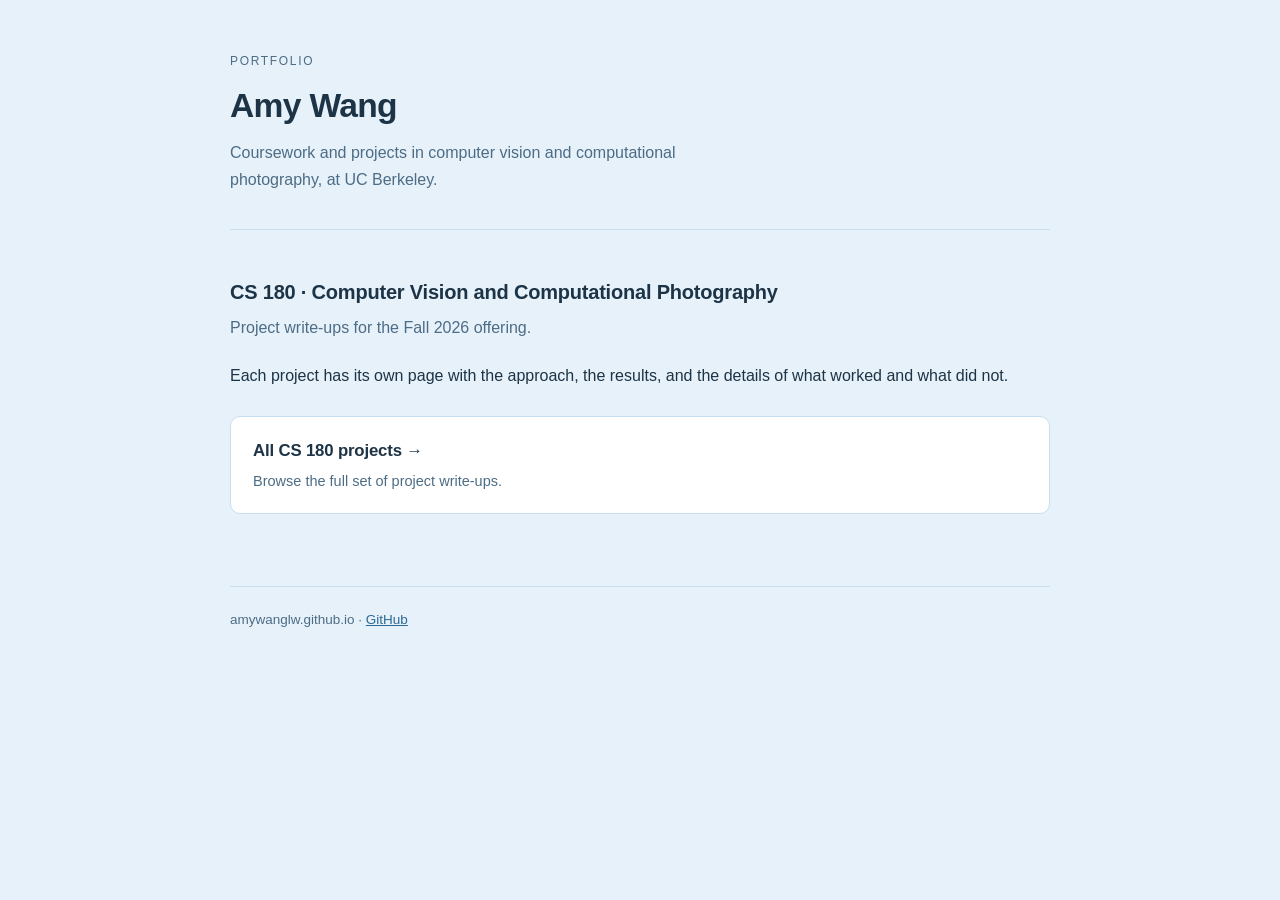
<file: index.html>
<!doctype html>
<html lang="en">
<head>
<meta charset="utf-8">
<meta name="viewport" content="width=device-width, initial-scale=1, viewport-fit=cover">
<title>Amy Wang</title>
<link rel="stylesheet" href="./style.css">
</head>
<body>
<div class="wrap">

<header>
  <p class="eyebrow">Portfolio</p>
  <h1>Amy Wang</h1>
  <p class="home-sub">Coursework and projects in computer vision and computational photography,
  at UC Berkeley.</p>
</header>

<h2 id="cs180">CS 180 &middot; Computer Vision and Computational Photography</h2>
<p class="lede">Project write-ups for the Fall 2026 offering.</p>
<p>Each project has its own page with the approach, the results, and the details of what worked
and what did not.</p>

<div class="cards">
  <a class="card" href="./cs180/index.html">
    <div class="card-top">
      <span class="card-title">All CS 180 projects &rarr;</span>
    </div>
    <p>Browse the full set of project write-ups.</p>
  </a>
</div>

<footer>
  <p>amywanglw.github.io &middot; <a href="https://github.com/amywanglw">GitHub</a></p>
</footer>

</div>
</body>
</html>
</file>
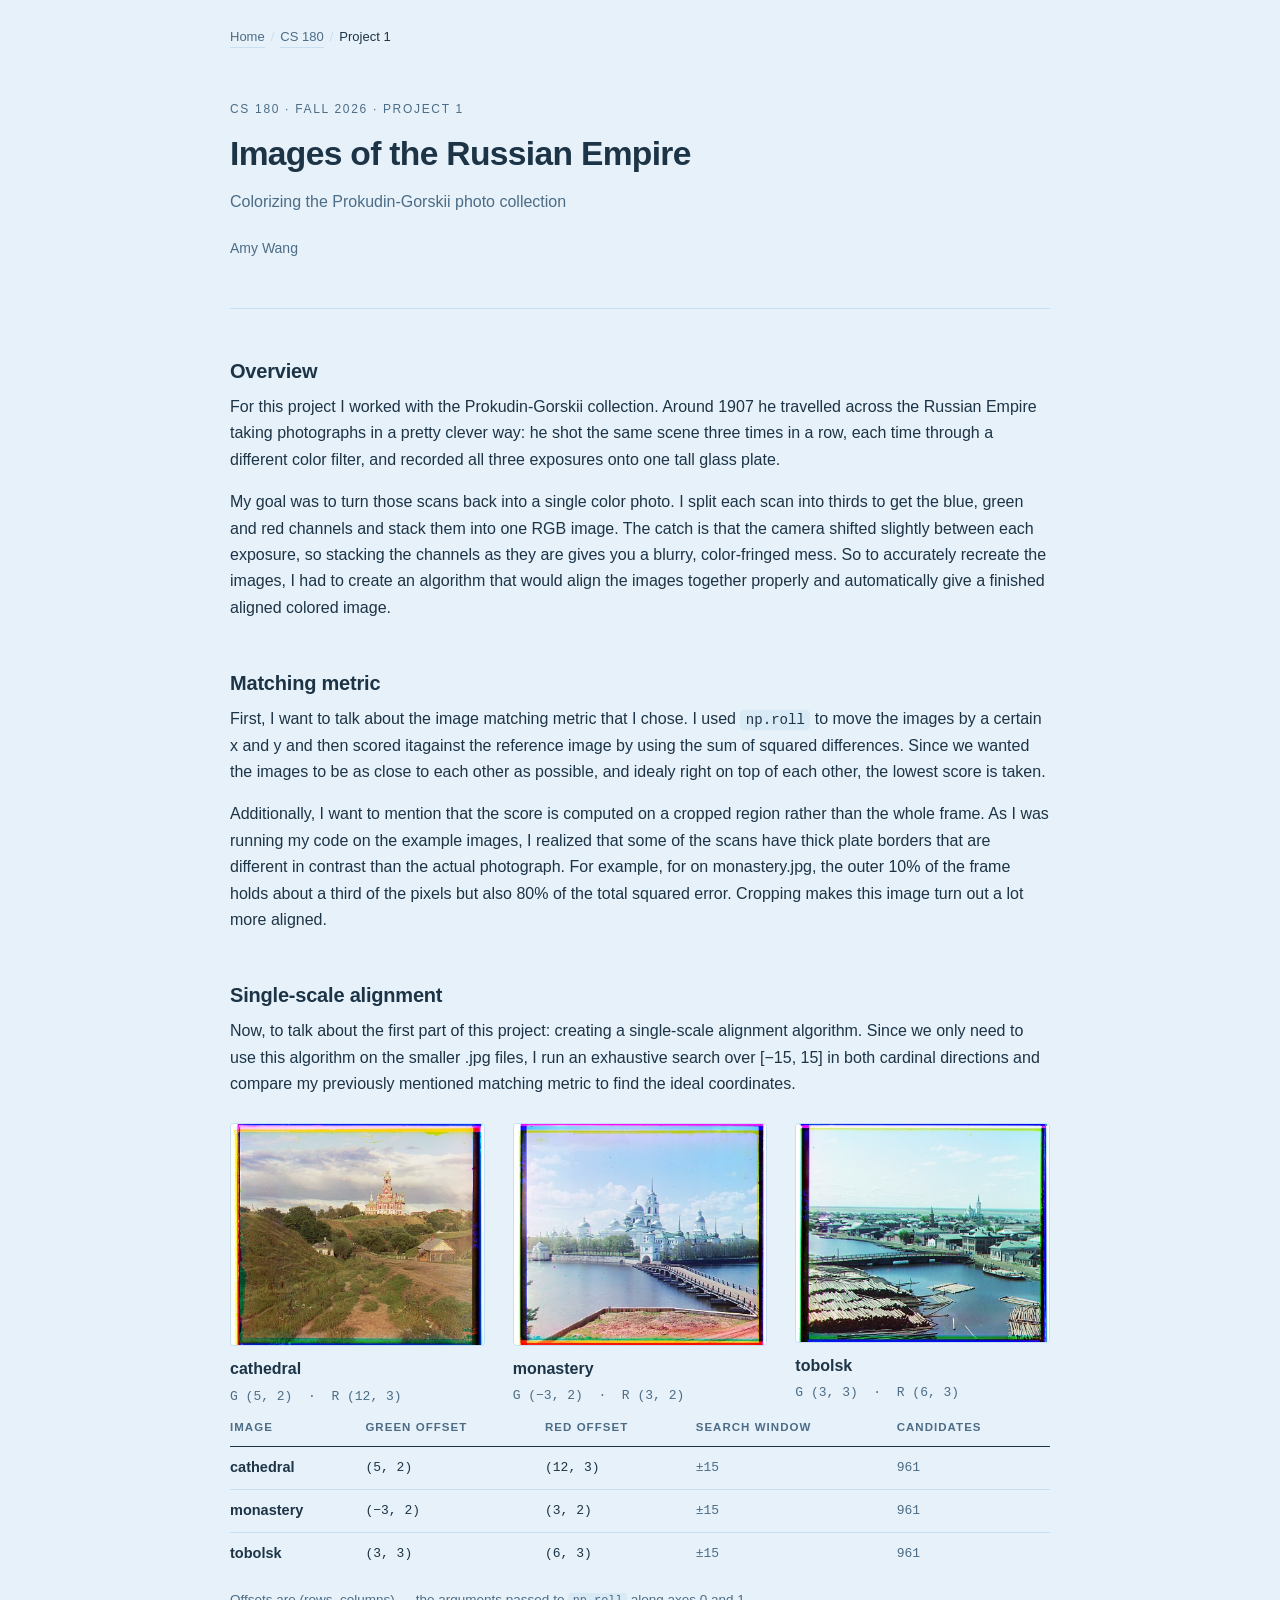
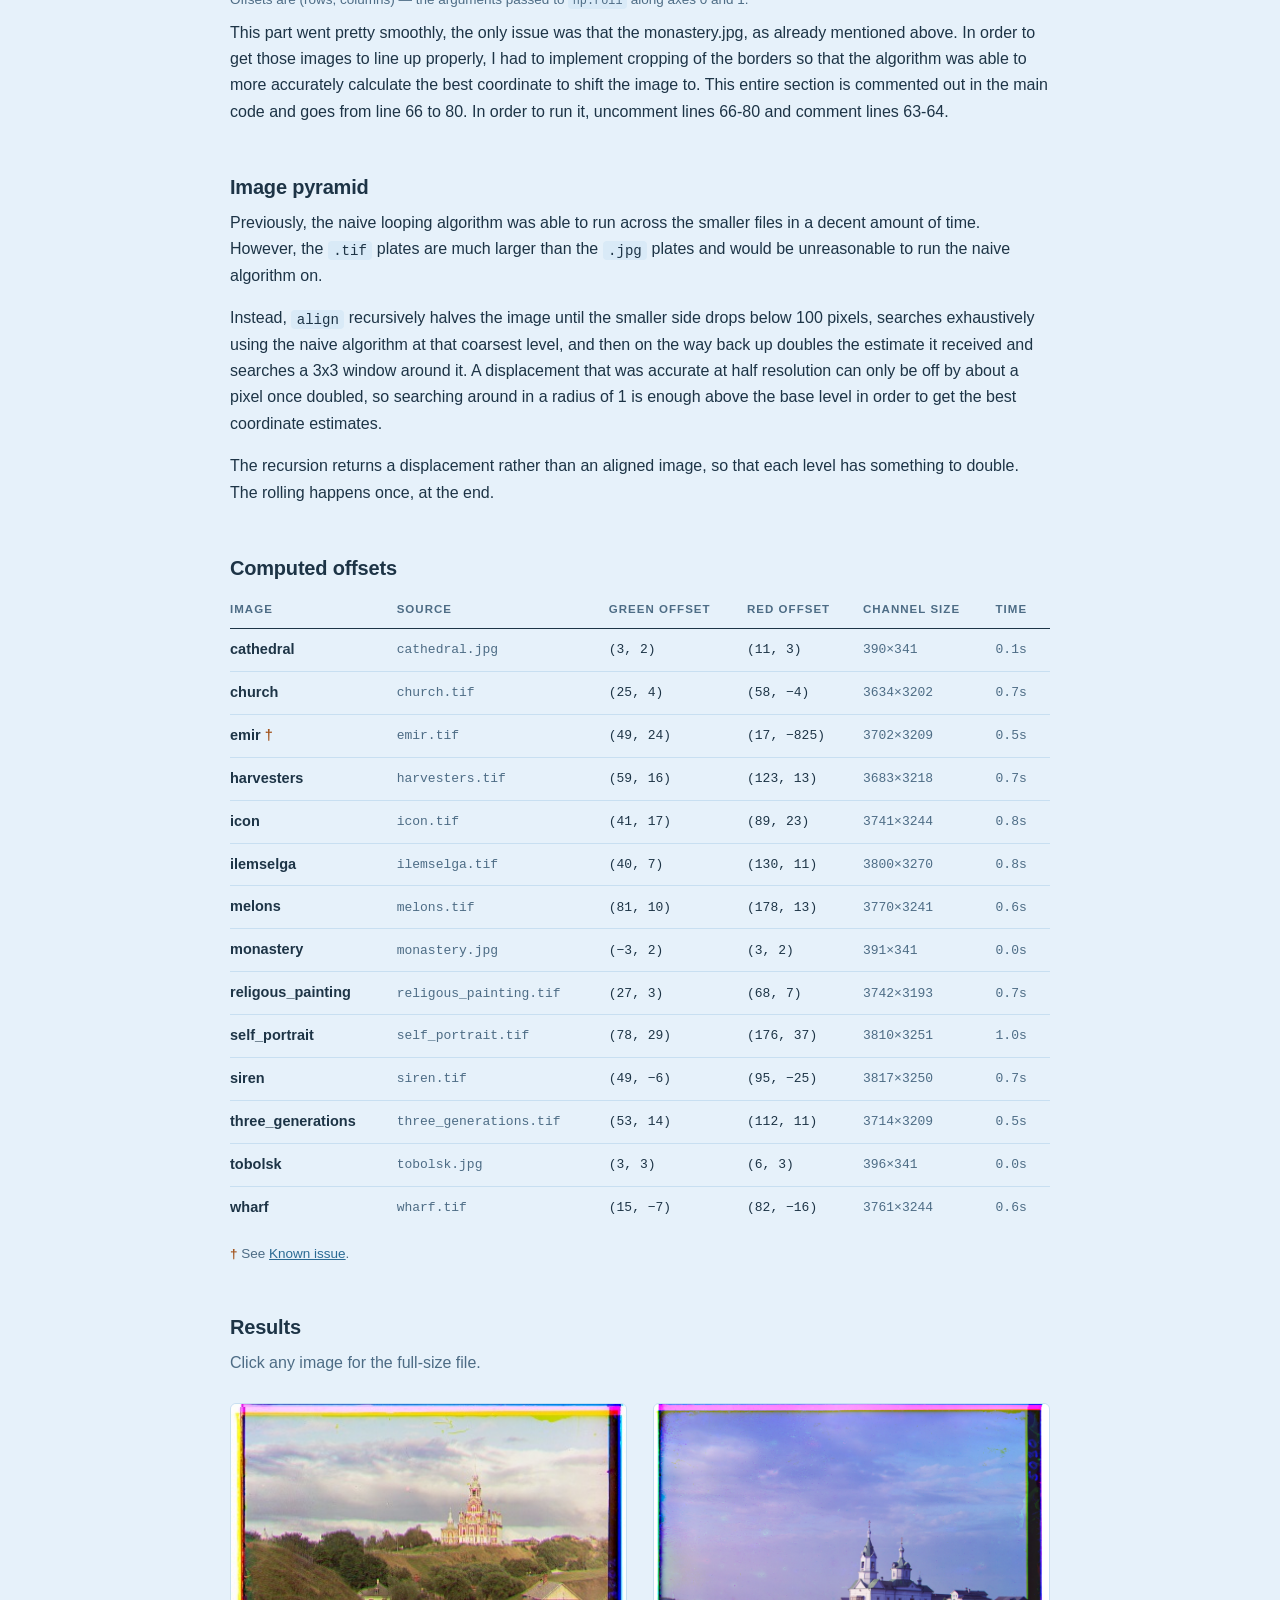
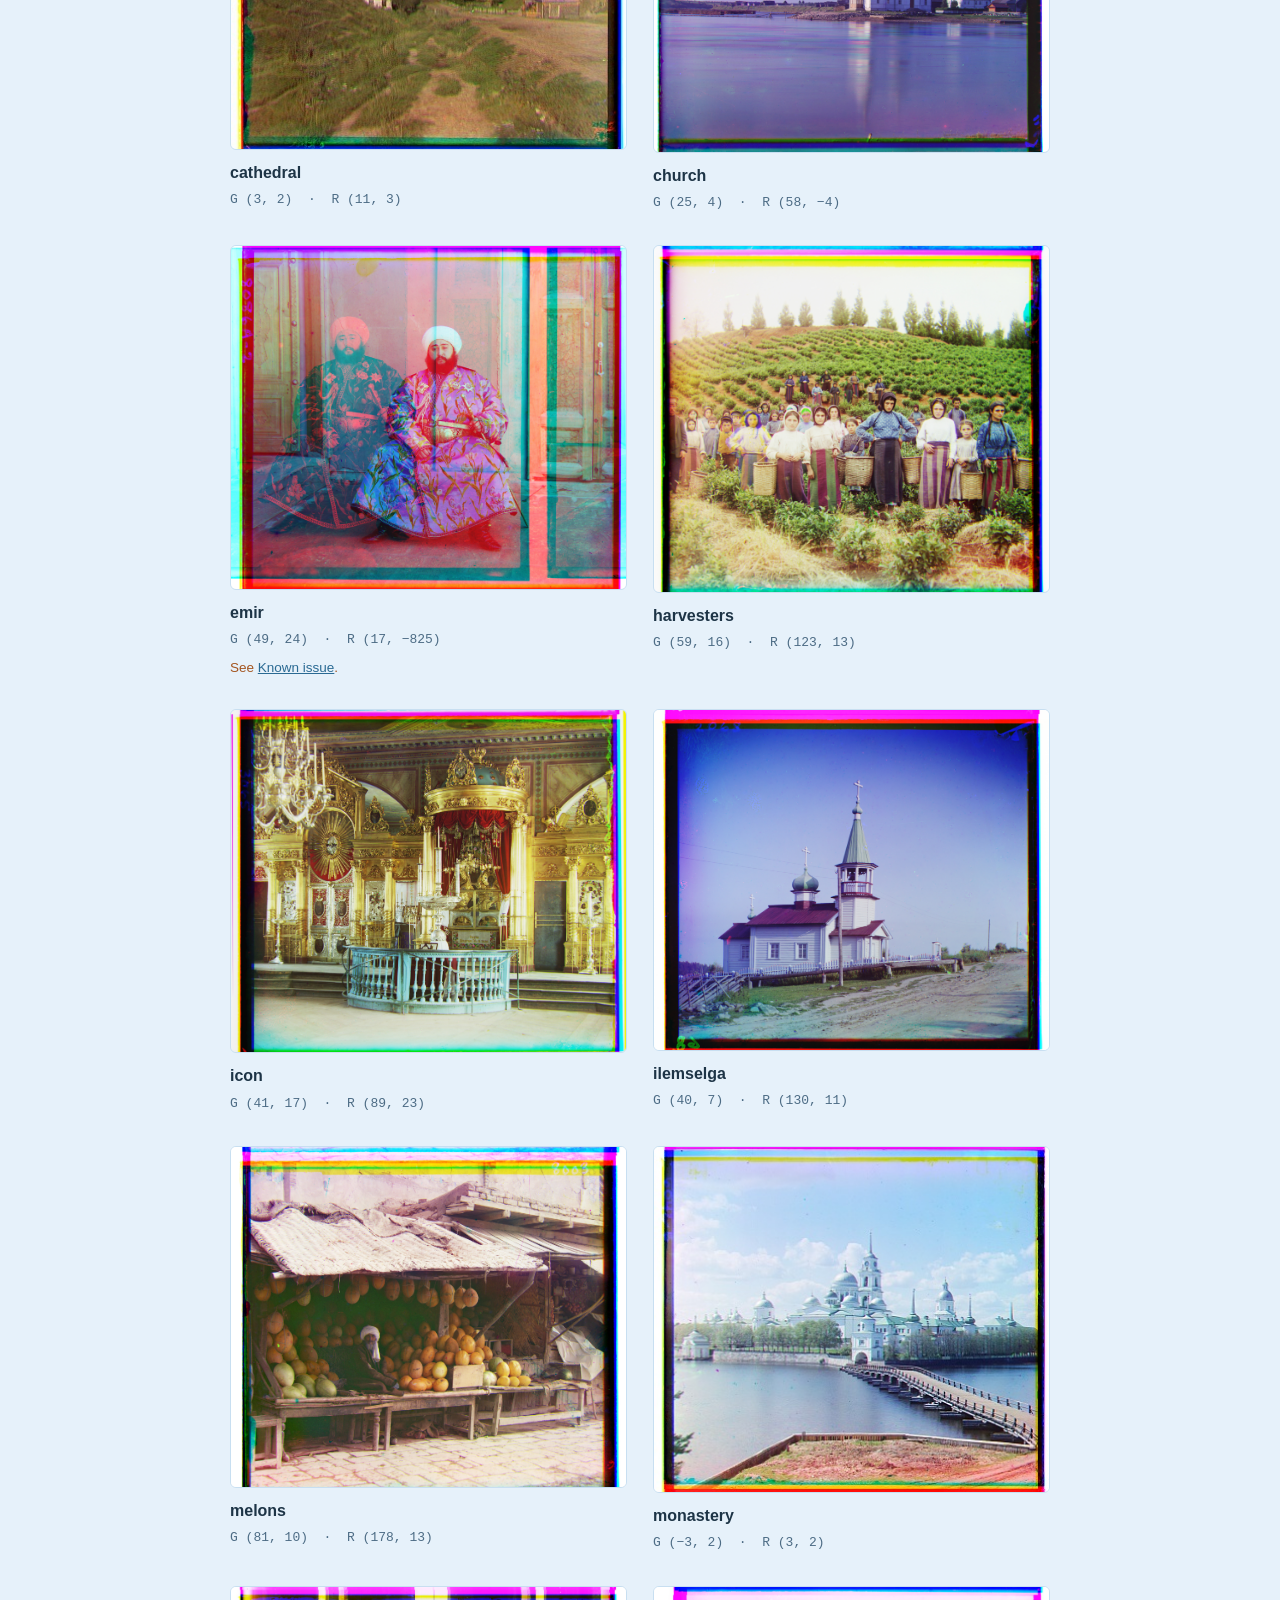
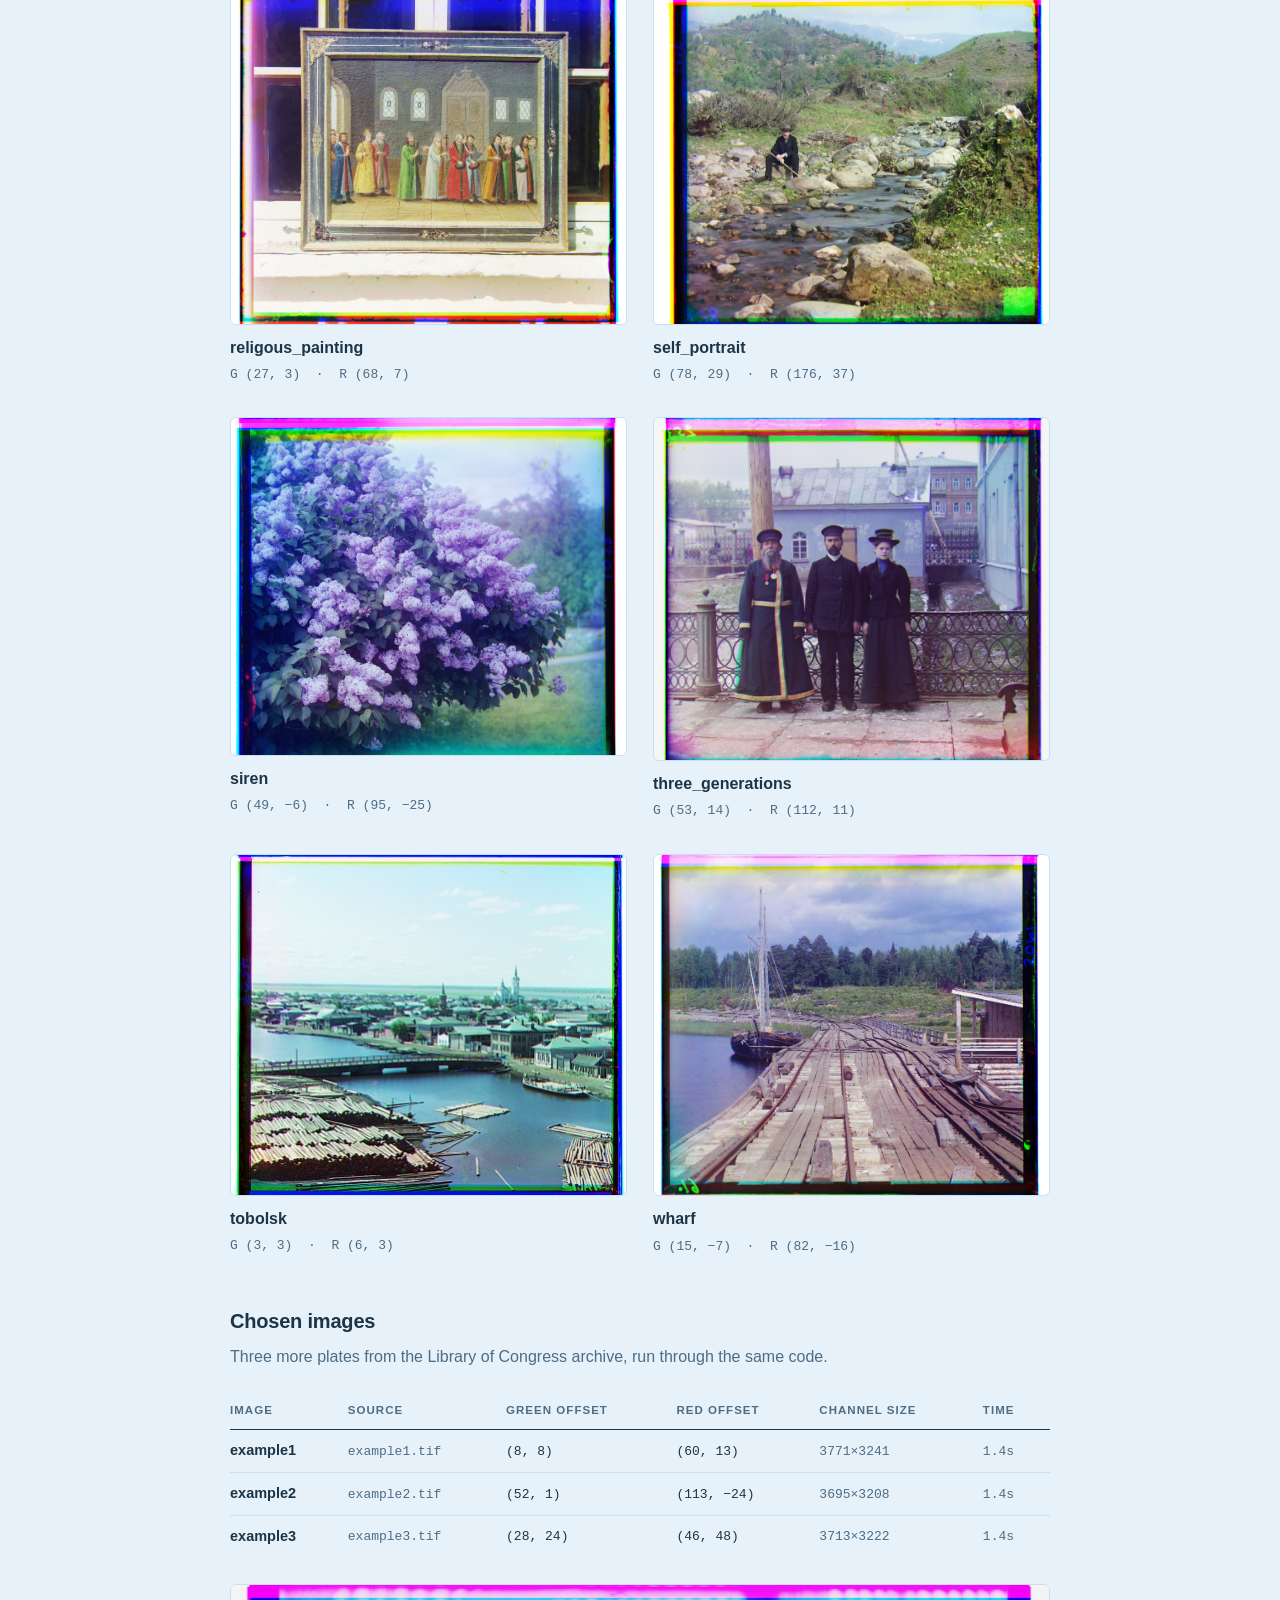
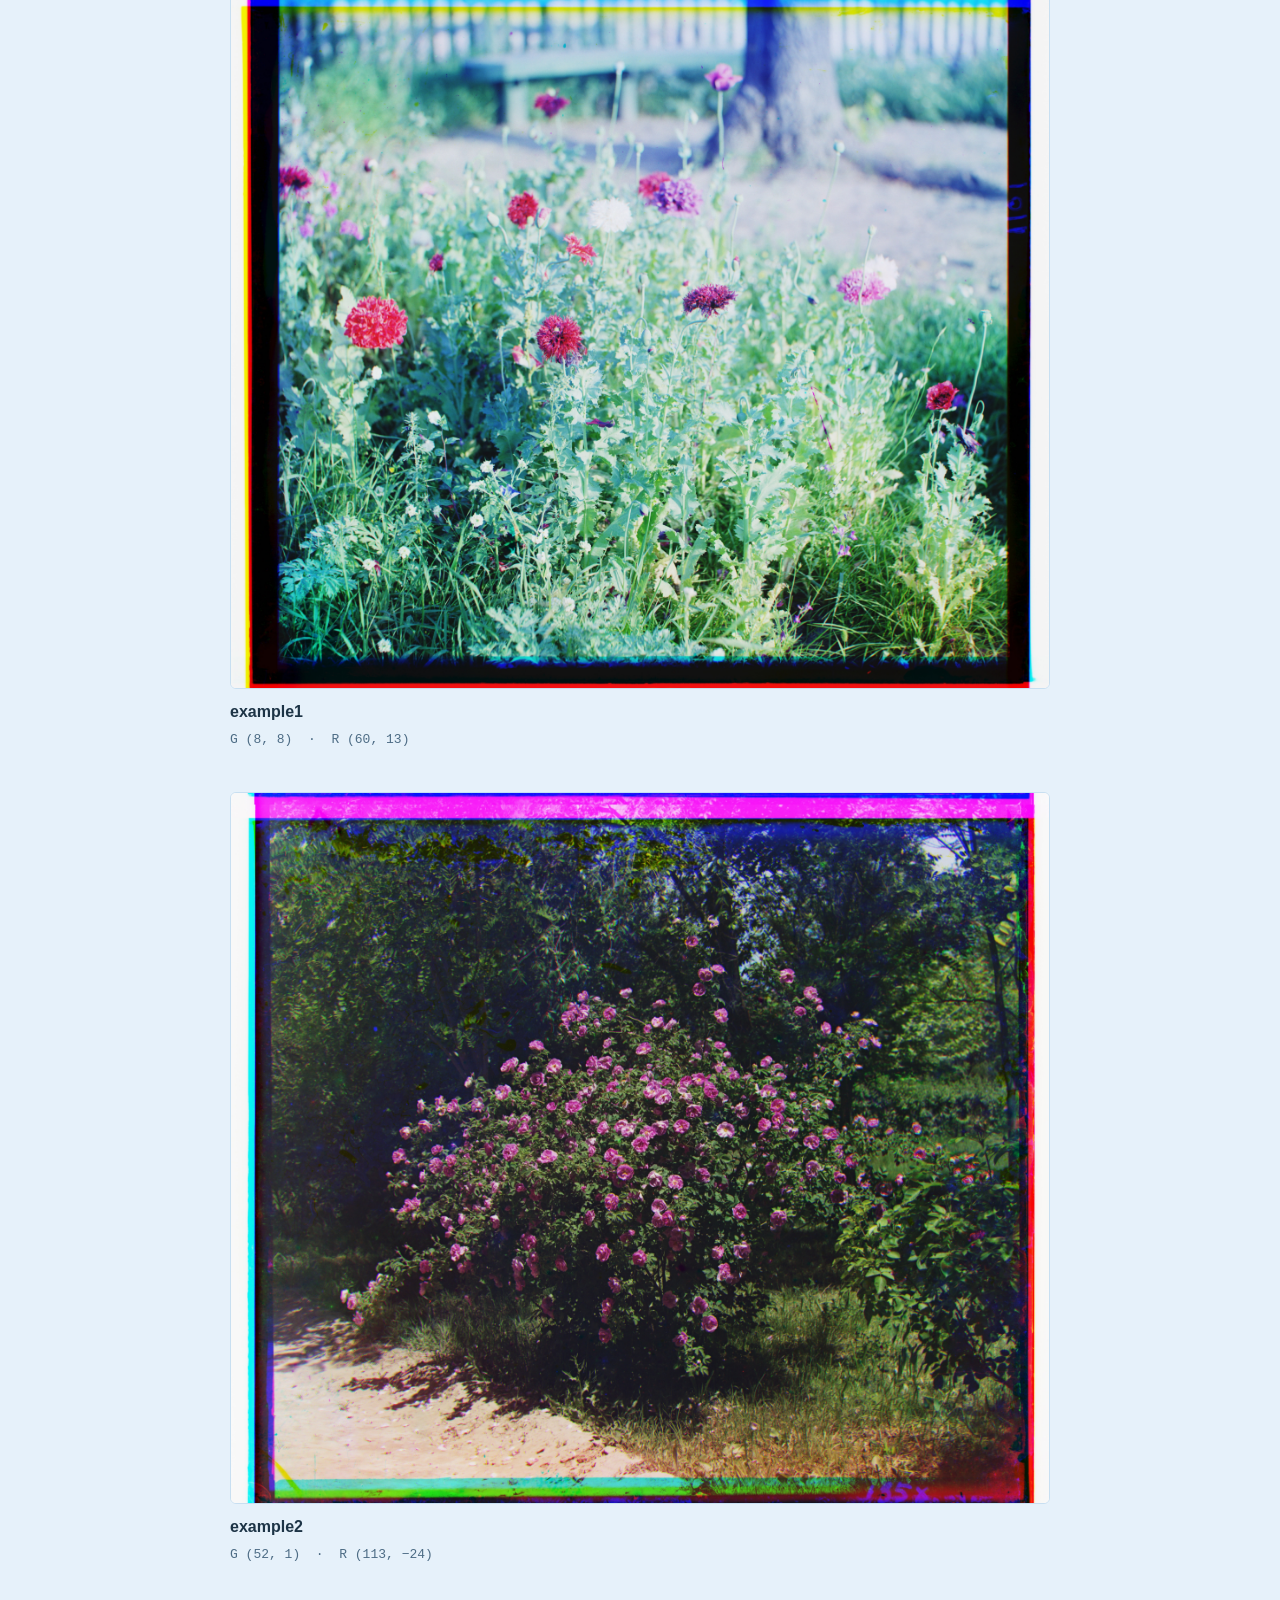
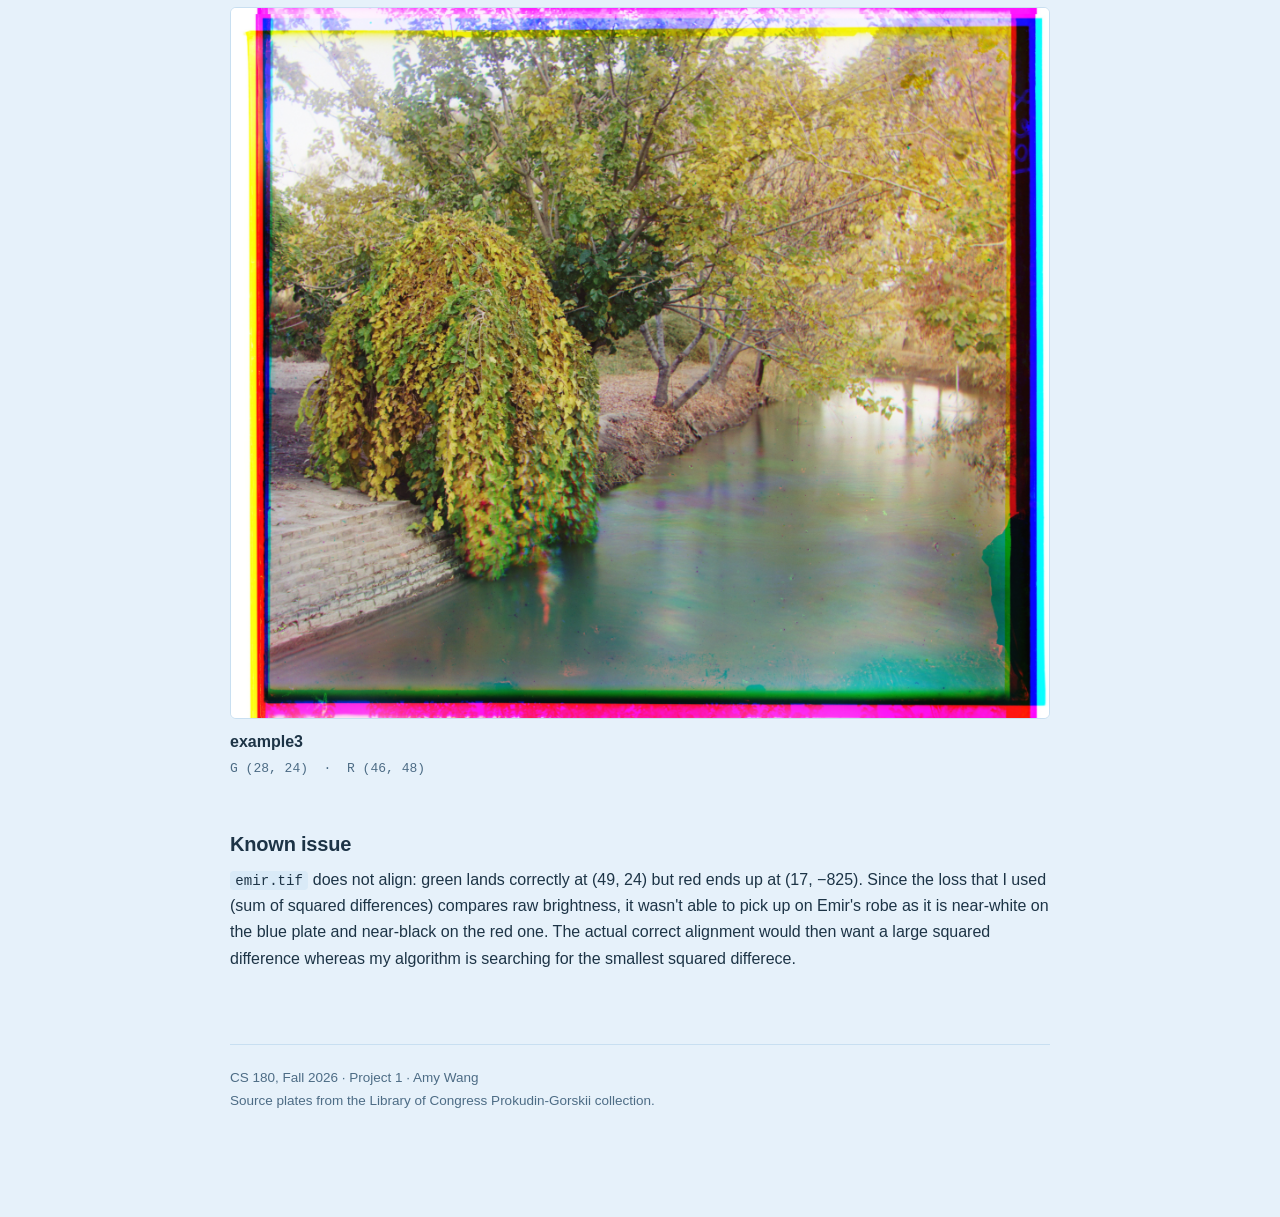
<file: 1/index.html>
<!doctype html>
<html lang="en">
<head>
<meta charset="utf-8">
<meta name="viewport" content="width=device-width, initial-scale=1, viewport-fit=cover">
<title>Project 1 &middot; Images of the Russian Empire</title>
<link rel="stylesheet" href="../style.css">
</head>
<body>
<div class="wrap">

<nav class="crumbs">
  <a href="../index.html">Home</a> <span>/</span>
  <a href="../cs180/index.html">CS 180</a> <span>/</span>
  <span class="here">Project 1</span>
</nav>

<header>
  <p class="eyebrow">CS 180 &middot; Fall 2026 &middot; Project 1</p>
  <h1>Images of the Russian Empire</h1>
  <p class="sub">Colorizing the Prokudin-Gorskii photo collection</p>
  <p class="byline">Amy Wang</p>
</header>

<h2 id="overview">Overview</h2>
<p>For this project I worked with the Prokudin-Gorskii collection. Around 1907 he travelled across the Russian Empire taking photographs in a pretty clever way: he shot the same scene three times in a row, each time through a different color filter, and recorded all three exposures onto one tall glass plate.</p>
<p>My goal was to turn those scans back into a single color photo. I split each scan into thirds to get the blue, green and red channels and stack them into one RGB image. The catch is that the camera shifted slightly between each exposure, so stacking the channels as they are gives you a blurry, color-fringed mess. So to accurately recreate the images, I had to create an algorithm that would align the images together properly and automatically give a finished aligned colored image.</p>

<h2 id="metric">Matching metric</h2>
<p>First, I want to talk about the image matching metric that I chose. I used <code>np.roll</code> to move the images by a certain x and y and then scored itagainst the reference image by using the sum of squared differences. 
  Since we wanted the images to be as close to each other as possible, and idealy right on top of each other, the lowest score is taken.</p>
<p>Additionally, I want to mention that the score is computed on a cropped region rather than the whole frame. As I was running my code on the example images, I realized that some of the scans have thick
plate borders that are different in contrast than the actual photograph. For example, for on monastery.jpg, the outer 10% of the frame
holds about a third of the pixels but also 80% of the total squared error. Cropping makes this image turn out a lot more aligned.</p>

<h2 id="single-scale">Single-scale alignment</h2>
<p>Now, to talk about the first part of this project: creating a single-scale alignment algorithm. Since 
  we only need to use this algorithm on the smaller .jpg files, I run an exhaustive search over [&minus;15,&nbsp;15] in both cardinal directions and compare my previously mentioned matching metric to find the ideal coordinates.</p>

<div class="pair">
<figure class="shot">
  <a href="media/single_cathedral.jpg"><img src="media/single_cathedral.jpg" alt="cathedral, single-scale" loading="lazy"></a>
  <figcaption>
    <span class="figname">cathedral</span>
    <span class="offs">G&nbsp;(5,&nbsp;2) &nbsp;&middot;&nbsp; R&nbsp;(12,&nbsp;3)</span>
  </figcaption>
</figure>
<figure class="shot">
  <a href="media/single_monastery.jpg"><img src="media/single_monastery.jpg" alt="monastery, single-scale" loading="lazy"></a>
  <figcaption>
    <span class="figname">monastery</span>
    <span class="offs">G&nbsp;(&minus;3,&nbsp;2) &nbsp;&middot;&nbsp; R&nbsp;(3,&nbsp;2)</span>
  </figcaption>
</figure>
<figure class="shot">
  <a href="media/single_tobolsk.jpg"><img src="media/single_tobolsk.jpg" alt="tobolsk, single-scale" loading="lazy"></a>
  <figcaption>
    <span class="figname">tobolsk</span>
    <span class="offs">G&nbsp;(3,&nbsp;3) &nbsp;&middot;&nbsp; R&nbsp;(6,&nbsp;3)</span>
  </figcaption>
</figure>
</div>

<div class="tablewrap">
<table>
  <thead>
    <tr><th>Image</th><th>Green offset</th><th>Red offset</th><th>Search window</th><th>Candidates</th></tr>
  </thead>
  <tbody>
    <tr><td class="nm">cathedral</td><td class="num">(5,&nbsp;2)</td><td class="num">(12,&nbsp;3)</td><td class="num dim">&plusmn;15</td><td class="num dim">961</td></tr>
    <tr><td class="nm">monastery</td><td class="num">(&minus;3,&nbsp;2)</td><td class="num">(3,&nbsp;2)</td><td class="num dim">&plusmn;15</td><td class="num dim">961</td></tr>
    <tr><td class="nm">tobolsk</td><td class="num">(3,&nbsp;3)</td><td class="num">(6,&nbsp;3)</td><td class="num dim">&plusmn;15</td><td class="num dim">961</td></tr>
  </tbody>
</table>
</div>
<p class="caption">Offsets are (rows,&nbsp;columns) &mdash; the arguments passed to
<code>np.roll</code> along axes 0 and 1.</p>

<p>This part went pretty smoothly, the only issue was that the monastery.jpg, as already mentioned above. In order to get those images to line up properly, I had to implement cropping of the borders so that
  the algorithm was able to more accurately calculate the best coordinate to shift the image to. This entire section is commented out in the main code and goes from line 66 to 80. In order to run it, uncomment 
  lines 66-80 and comment lines 63-64.
</p>

<h2 id="pyramid">Image pyramid</h2>
<p>Previously, the naive looping algorithm was able to run across the smaller files in a decent amount of time. However, the <code>.tif</code> plates are much larger than the <code>.jpg</code> plates and would be unreasonable to run the naive algorithm on. </p>
<p>Instead, <code>align</code> recursively halves the image until the smaller side drops below 100 pixels, searches exhaustively using the naive algorithm at that coarsest level, and then on the way back up doubles the estimate it received and searches a 3x3 window around it. 
  A displacement that was accurate at half resolution can only be off by about a pixel once doubled, so searching around in a radius of 1 is enough above the base level in order to get the best coordinate estimates.</p>
<p>The recursion returns a displacement rather than an aligned image, so that each level has something to double. The rolling happens once, at the end.</p>

<h2 id="offsets">Computed offsets</h2>
<div class="tablewrap">
<table>
  <thead>
    <tr><th>Image</th><th>Source</th><th>Green offset</th><th>Red offset</th><th>Channel size</th><th>Time</th></tr>
  </thead>
  <tbody>
    <tr><td class="nm">cathedral</td><td class="src">cathedral.jpg</td><td class="num">(3,&nbsp;2)</td><td class="num">(11,&nbsp;3)</td><td class="num dim">390&times;341</td><td class="num dim">0.1s</td></tr>
    <tr><td class="nm">church</td><td class="src">church.tif</td><td class="num">(25,&nbsp;4)</td><td class="num">(58,&nbsp;&minus;4)</td><td class="num dim">3634&times;3202</td><td class="num dim">0.7s</td></tr>
    <tr><td class="nm">emir <span class="warn">†</span></td><td class="src">emir.tif</td><td class="num">(49,&nbsp;24)</td><td class="num">(17,&nbsp;&minus;825)</td><td class="num dim">3702&times;3209</td><td class="num dim">0.5s</td></tr>
    <tr><td class="nm">harvesters</td><td class="src">harvesters.tif</td><td class="num">(59,&nbsp;16)</td><td class="num">(123,&nbsp;13)</td><td class="num dim">3683&times;3218</td><td class="num dim">0.7s</td></tr>
    <tr><td class="nm">icon</td><td class="src">icon.tif</td><td class="num">(41,&nbsp;17)</td><td class="num">(89,&nbsp;23)</td><td class="num dim">3741&times;3244</td><td class="num dim">0.8s</td></tr>
    <tr><td class="nm">ilemselga</td><td class="src">ilemselga.tif</td><td class="num">(40,&nbsp;7)</td><td class="num">(130,&nbsp;11)</td><td class="num dim">3800&times;3270</td><td class="num dim">0.8s</td></tr>
    <tr><td class="nm">melons</td><td class="src">melons.tif</td><td class="num">(81,&nbsp;10)</td><td class="num">(178,&nbsp;13)</td><td class="num dim">3770&times;3241</td><td class="num dim">0.6s</td></tr>
    <tr><td class="nm">monastery</td><td class="src">monastery.jpg</td><td class="num">(&minus;3,&nbsp;2)</td><td class="num">(3,&nbsp;2)</td><td class="num dim">391&times;341</td><td class="num dim">0.0s</td></tr>
    <tr><td class="nm">religous_painting</td><td class="src">religous_painting.tif</td><td class="num">(27,&nbsp;3)</td><td class="num">(68,&nbsp;7)</td><td class="num dim">3742&times;3193</td><td class="num dim">0.7s</td></tr>
    <tr><td class="nm">self_portrait</td><td class="src">self_portrait.tif</td><td class="num">(78,&nbsp;29)</td><td class="num">(176,&nbsp;37)</td><td class="num dim">3810&times;3251</td><td class="num dim">1.0s</td></tr>
    <tr><td class="nm">siren</td><td class="src">siren.tif</td><td class="num">(49,&nbsp;&minus;6)</td><td class="num">(95,&nbsp;&minus;25)</td><td class="num dim">3817&times;3250</td><td class="num dim">0.7s</td></tr>
    <tr><td class="nm">three_generations</td><td class="src">three_generations.tif</td><td class="num">(53,&nbsp;14)</td><td class="num">(112,&nbsp;11)</td><td class="num dim">3714&times;3209</td><td class="num dim">0.5s</td></tr>
    <tr><td class="nm">tobolsk</td><td class="src">tobolsk.jpg</td><td class="num">(3,&nbsp;3)</td><td class="num">(6,&nbsp;3)</td><td class="num dim">396&times;341</td><td class="num dim">0.0s</td></tr>
    <tr><td class="nm">wharf</td><td class="src">wharf.tif</td><td class="num">(15,&nbsp;&minus;7)</td><td class="num">(82,&nbsp;&minus;16)</td><td class="num dim">3761&times;3244</td><td class="num dim">0.6s</td></tr>
  </tbody>
</table>
</div>
<p class="caption"><span class="warn">&#8224;</span> See <a href="#failure">Known issue</a>.</p>

<h2 id="results">Results</h2>
<p class="lede">Click any image for the full-size file.</p>
<div class="gallery two">
<figure class="shot" id="img-cathedral">
  <a href="media/cathedral.jpg"><img src="media/cathedral.jpg" alt="cathedral, colorized" loading="lazy"></a>
  <figcaption>
    <span class="figname">cathedral</span>
    <span class="offs">G&nbsp;(3,&nbsp;2) &nbsp;&middot;&nbsp; R&nbsp;(11,&nbsp;3)</span>
  </figcaption>
</figure>
<figure class="shot" id="img-church">
  <a href="media/church.jpg"><img src="media/church.jpg" alt="church, colorized" loading="lazy"></a>
  <figcaption>
    <span class="figname">church</span>
    <span class="offs">G&nbsp;(25,&nbsp;4) &nbsp;&middot;&nbsp; R&nbsp;(58,&nbsp;&minus;4)</span>
  </figcaption>
</figure>
<figure class="shot" id="img-emir">
  <a href="media/emir.jpg"><img src="media/emir.jpg" alt="emir, colorized" loading="lazy"></a>
  <figcaption>
    <span class="figname">emir</span>
    <span class="offs">G&nbsp;(49,&nbsp;24) &nbsp;&middot;&nbsp; R&nbsp;(17,&nbsp;&minus;825)</span>
  </figcaption>
  <p class="fignote">See <a href="#failure">Known issue</a>.</p>
</figure>
<figure class="shot" id="img-harvesters">
  <a href="media/harvesters.jpg"><img src="media/harvesters.jpg" alt="harvesters, colorized" loading="lazy"></a>
  <figcaption>
    <span class="figname">harvesters</span>
    <span class="offs">G&nbsp;(59,&nbsp;16) &nbsp;&middot;&nbsp; R&nbsp;(123,&nbsp;13)</span>
  </figcaption>
</figure>
<figure class="shot" id="img-icon">
  <a href="media/icon.jpg"><img src="media/icon.jpg" alt="icon, colorized" loading="lazy"></a>
  <figcaption>
    <span class="figname">icon</span>
    <span class="offs">G&nbsp;(41,&nbsp;17) &nbsp;&middot;&nbsp; R&nbsp;(89,&nbsp;23)</span>
  </figcaption>
</figure>
<figure class="shot" id="img-ilemselga">
  <a href="media/ilemselga.jpg"><img src="media/ilemselga.jpg" alt="ilemselga, colorized" loading="lazy"></a>
  <figcaption>
    <span class="figname">ilemselga</span>
    <span class="offs">G&nbsp;(40,&nbsp;7) &nbsp;&middot;&nbsp; R&nbsp;(130,&nbsp;11)</span>
  </figcaption>
</figure>
<figure class="shot" id="img-melons">
  <a href="media/melons.jpg"><img src="media/melons.jpg" alt="melons, colorized" loading="lazy"></a>
  <figcaption>
    <span class="figname">melons</span>
    <span class="offs">G&nbsp;(81,&nbsp;10) &nbsp;&middot;&nbsp; R&nbsp;(178,&nbsp;13)</span>
  </figcaption>
</figure>
<figure class="shot" id="img-monastery">
  <a href="media/monastery.jpg"><img src="media/monastery.jpg" alt="monastery, colorized" loading="lazy"></a>
  <figcaption>
    <span class="figname">monastery</span>
    <span class="offs">G&nbsp;(&minus;3,&nbsp;2) &nbsp;&middot;&nbsp; R&nbsp;(3,&nbsp;2)</span>
  </figcaption>
</figure>
<figure class="shot" id="img-religous_painting">
  <a href="media/religous_painting.jpg"><img src="media/religous_painting.jpg" alt="religous_painting, colorized" loading="lazy"></a>
  <figcaption>
    <span class="figname">religous_painting</span>
    <span class="offs">G&nbsp;(27,&nbsp;3) &nbsp;&middot;&nbsp; R&nbsp;(68,&nbsp;7)</span>
  </figcaption>
</figure>
<figure class="shot" id="img-self_portrait">
  <a href="media/self_portrait.jpg"><img src="media/self_portrait.jpg" alt="self_portrait, colorized" loading="lazy"></a>
  <figcaption>
    <span class="figname">self_portrait</span>
    <span class="offs">G&nbsp;(78,&nbsp;29) &nbsp;&middot;&nbsp; R&nbsp;(176,&nbsp;37)</span>
  </figcaption>
</figure>
<figure class="shot" id="img-siren">
  <a href="media/siren.jpg"><img src="media/siren.jpg" alt="siren, colorized" loading="lazy"></a>
  <figcaption>
    <span class="figname">siren</span>
    <span class="offs">G&nbsp;(49,&nbsp;&minus;6) &nbsp;&middot;&nbsp; R&nbsp;(95,&nbsp;&minus;25)</span>
  </figcaption>
</figure>
<figure class="shot" id="img-three_generations">
  <a href="media/three_generations.jpg"><img src="media/three_generations.jpg" alt="three_generations, colorized" loading="lazy"></a>
  <figcaption>
    <span class="figname">three_generations</span>
    <span class="offs">G&nbsp;(53,&nbsp;14) &nbsp;&middot;&nbsp; R&nbsp;(112,&nbsp;11)</span>
  </figcaption>
</figure>
<figure class="shot" id="img-tobolsk">
  <a href="media/tobolsk.jpg"><img src="media/tobolsk.jpg" alt="tobolsk, colorized" loading="lazy"></a>
  <figcaption>
    <span class="figname">tobolsk</span>
    <span class="offs">G&nbsp;(3,&nbsp;3) &nbsp;&middot;&nbsp; R&nbsp;(6,&nbsp;3)</span>
  </figcaption>
</figure>
<figure class="shot" id="img-wharf">
  <a href="media/wharf.jpg"><img src="media/wharf.jpg" alt="wharf, colorized" loading="lazy"></a>
  <figcaption>
    <span class="figname">wharf</span>
    <span class="offs">G&nbsp;(15,&nbsp;&minus;7) &nbsp;&middot;&nbsp; R&nbsp;(82,&nbsp;&minus;16)</span>
  </figcaption>
</figure>
</div>

<h2 id="chosen">Chosen images</h2>
<p class="lede">Three more plates from the Library of Congress archive, run through the same code.</p>
<div class="tablewrap">
<table>
  <thead>
    <tr><th>Image</th><th>Source</th><th>Green offset</th><th>Red offset</th><th>Channel size</th><th>Time</th></tr>
  </thead>
  <tbody>
    <tr><td class="nm">example1</td><td class="src">example1.tif</td><td class="num">(8,&nbsp;8)</td><td class="num">(60,&nbsp;13)</td><td class="num dim">3771&times;3241</td><td class="num dim">1.4s</td></tr>
    <tr><td class="nm">example2</td><td class="src">example2.tif</td><td class="num">(52,&nbsp;1)</td><td class="num">(113,&nbsp;&minus;24)</td><td class="num dim">3695&times;3208</td><td class="num dim">1.4s</td></tr>
    <tr><td class="nm">example3</td><td class="src">example3.tif</td><td class="num">(28,&nbsp;24)</td><td class="num">(46,&nbsp;48)</td><td class="num dim">3713&times;3222</td><td class="num dim">1.4s</td></tr>
  </tbody>
</table>
</div>
<div class="gallery">
<figure class="shot" id="img-example1">
  <a href="media/example1.jpg"><img src="media/example1.jpg" alt="example1, colorized" loading="lazy"></a>
  <figcaption>
    <span class="figname">example1</span>
    <span class="offs">G&nbsp;(8,&nbsp;8) &nbsp;&middot;&nbsp; R&nbsp;(60,&nbsp;13)</span>
  </figcaption>
</figure>
<figure class="shot" id="img-example2">
  <a href="media/example2.jpg"><img src="media/example2.jpg" alt="example2, colorized" loading="lazy"></a>
  <figcaption>
    <span class="figname">example2</span>
    <span class="offs">G&nbsp;(52,&nbsp;1) &nbsp;&middot;&nbsp; R&nbsp;(113,&nbsp;&minus;24)</span>
  </figcaption>
</figure>
<figure class="shot" id="img-example3">
  <a href="media/example3.jpg"><img src="media/example3.jpg" alt="example3, colorized" loading="lazy"></a>
  <figcaption>
    <span class="figname">example3</span>
    <span class="offs">G&nbsp;(28,&nbsp;24) &nbsp;&middot;&nbsp; R&nbsp;(46,&nbsp;48)</span>
  </figcaption>
</figure>
</div>

<h2 id="failure">Known issue</h2>
<p><code>emir.tif</code> does not align: green lands correctly at (49,&nbsp;24) but red ends up at (17,&nbsp;&minus;825). Since the loss that I used (sum of squared differences) compares raw brightness, it wasn't able to pick up on Emir's robe as it is
near-white on the blue plate and near-black on the red one. The actual correct alignment would then want a large squared difference whereas my algorithm is searching for the smallest squared differece.</p>

<footer>
  <p>CS 180, Fall 2026 &middot; Project 1 &middot; Amy Wang<br>
  Source plates from the Library of Congress Prokudin-Gorskii collection.</p>
</footer>

</div>
</body>
</html>
</file>
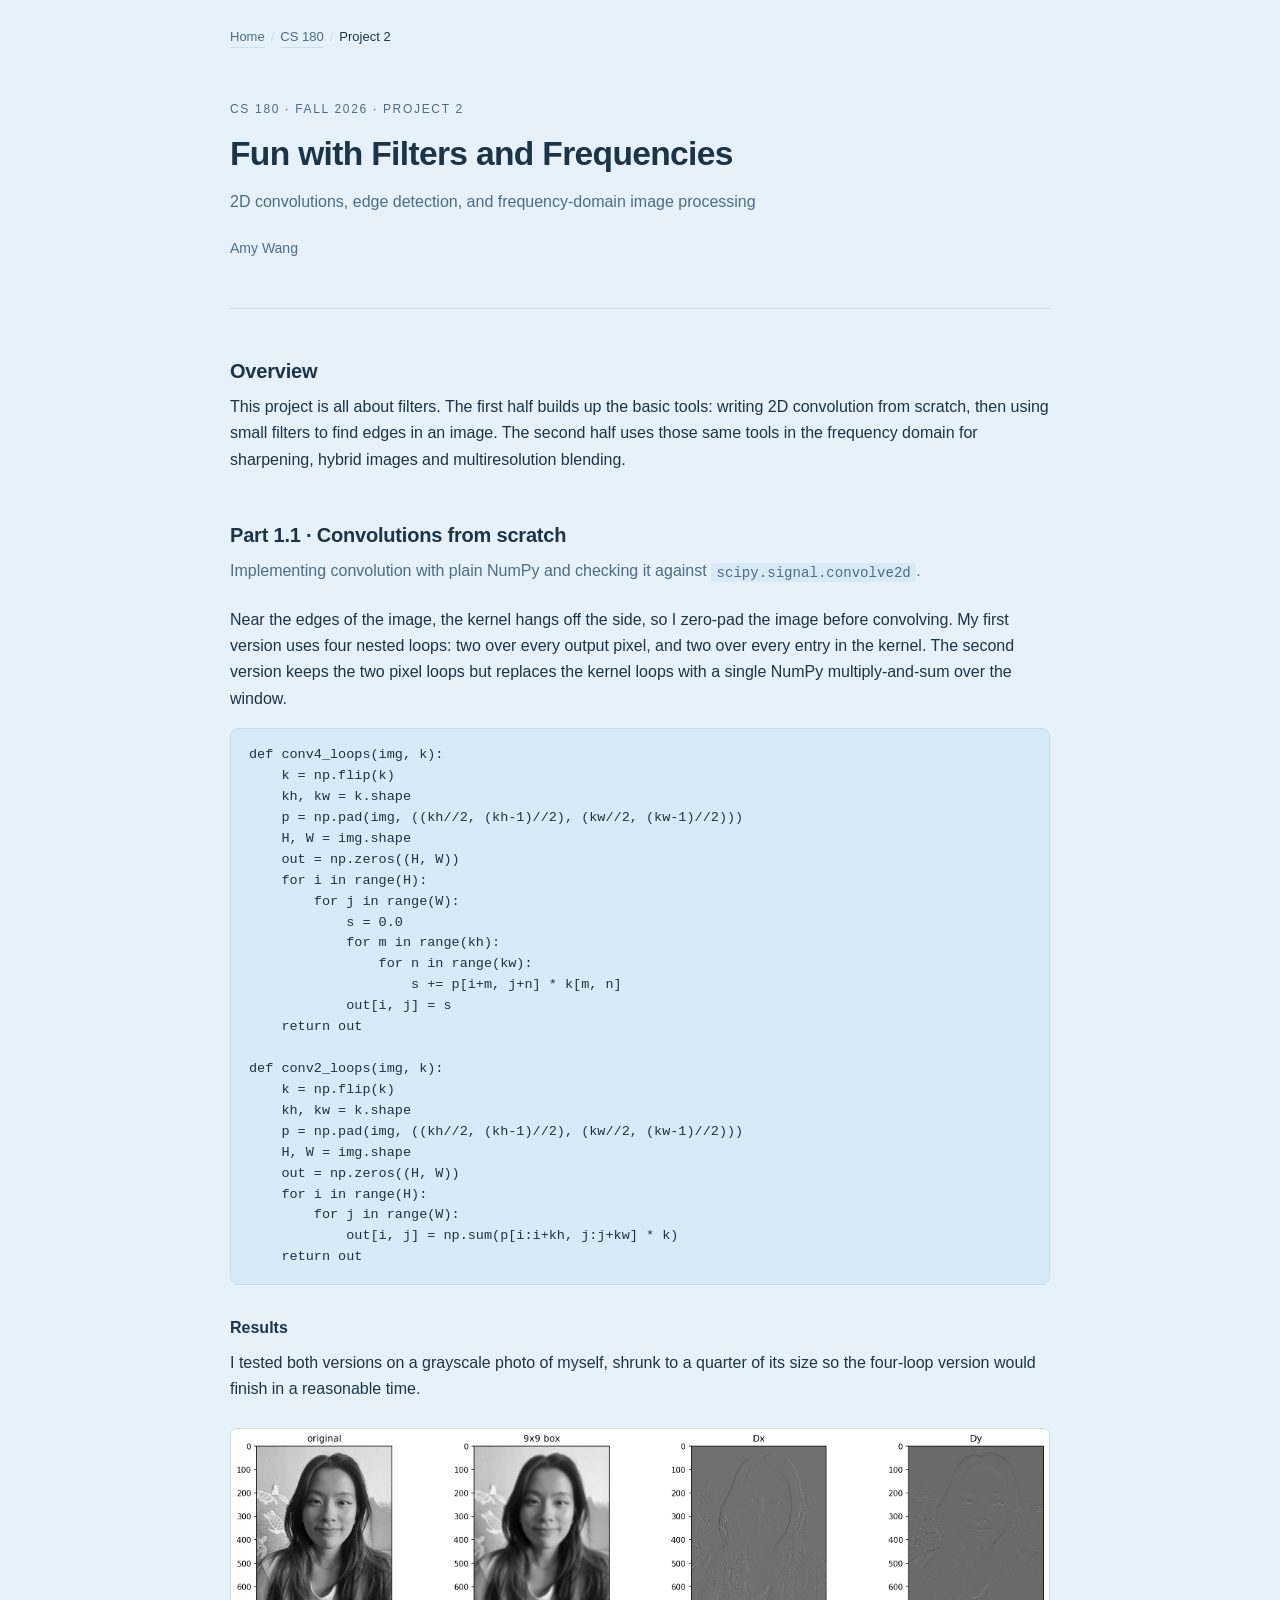
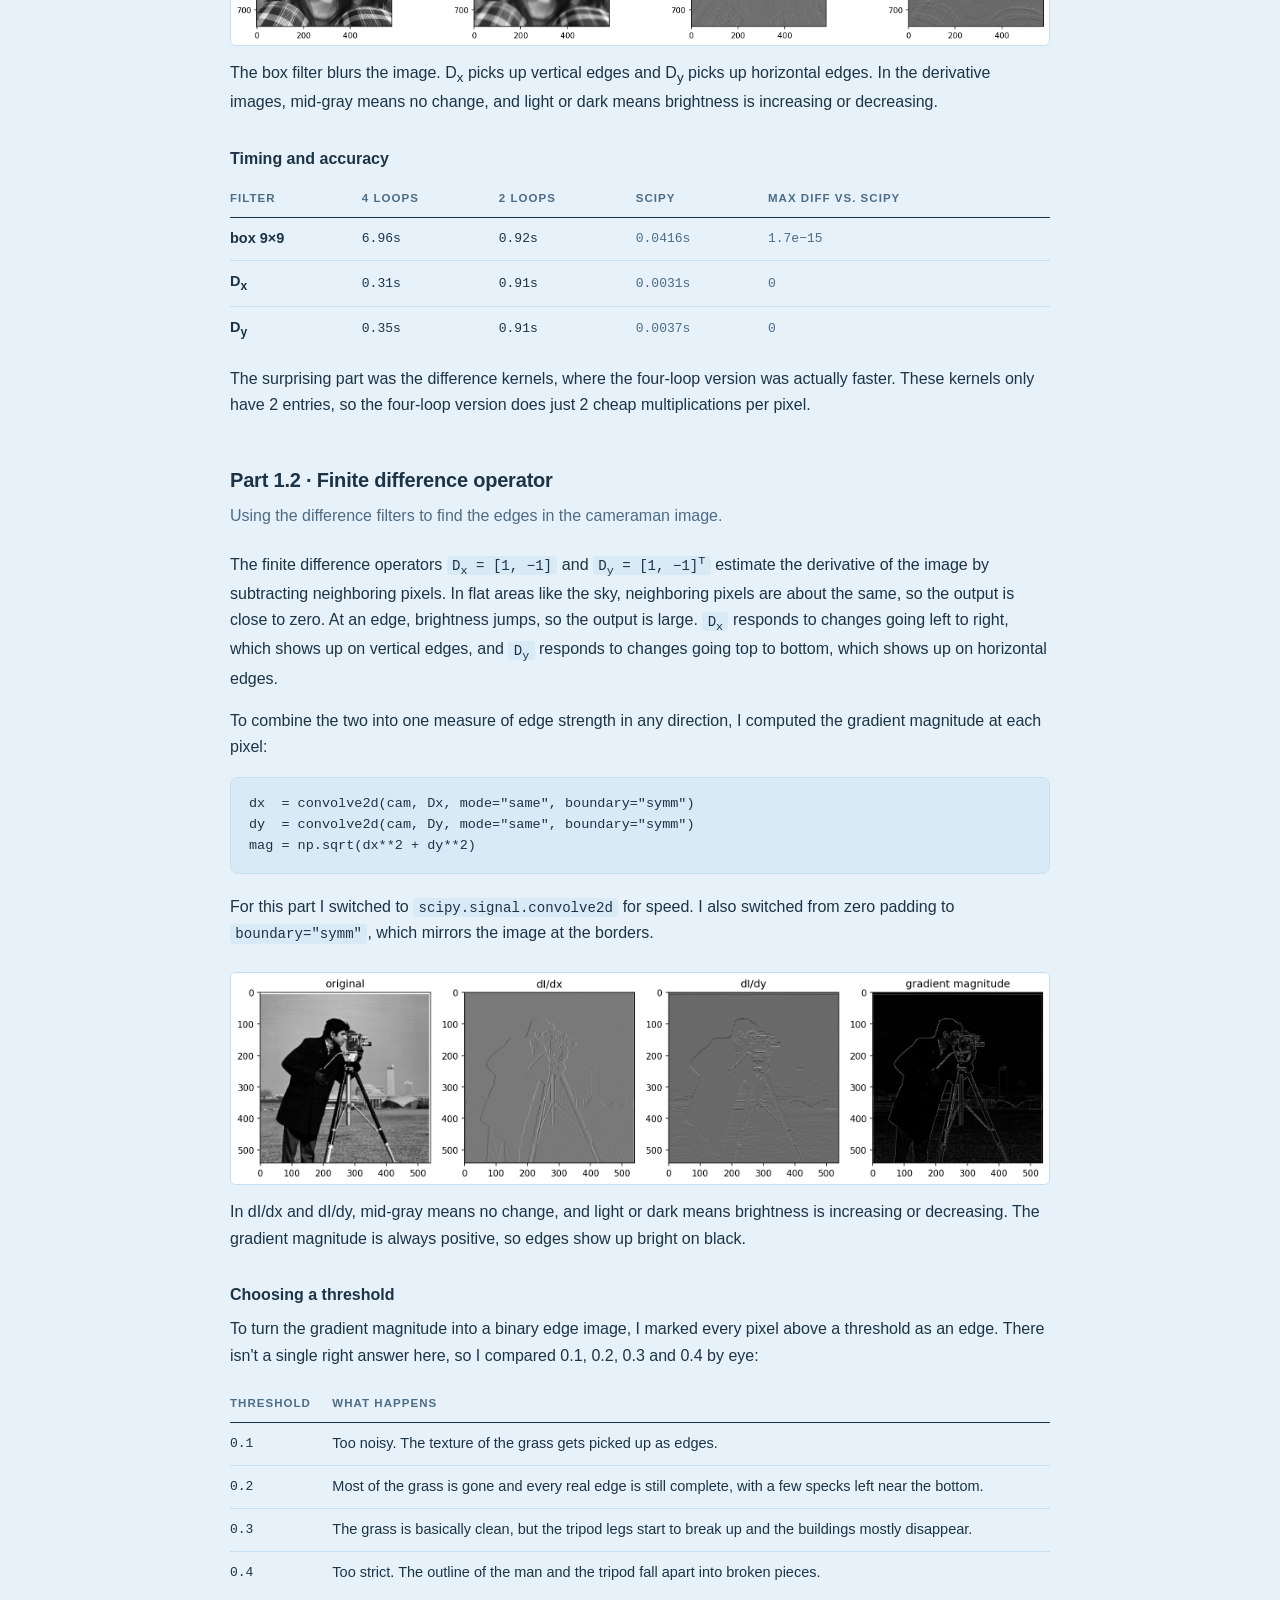
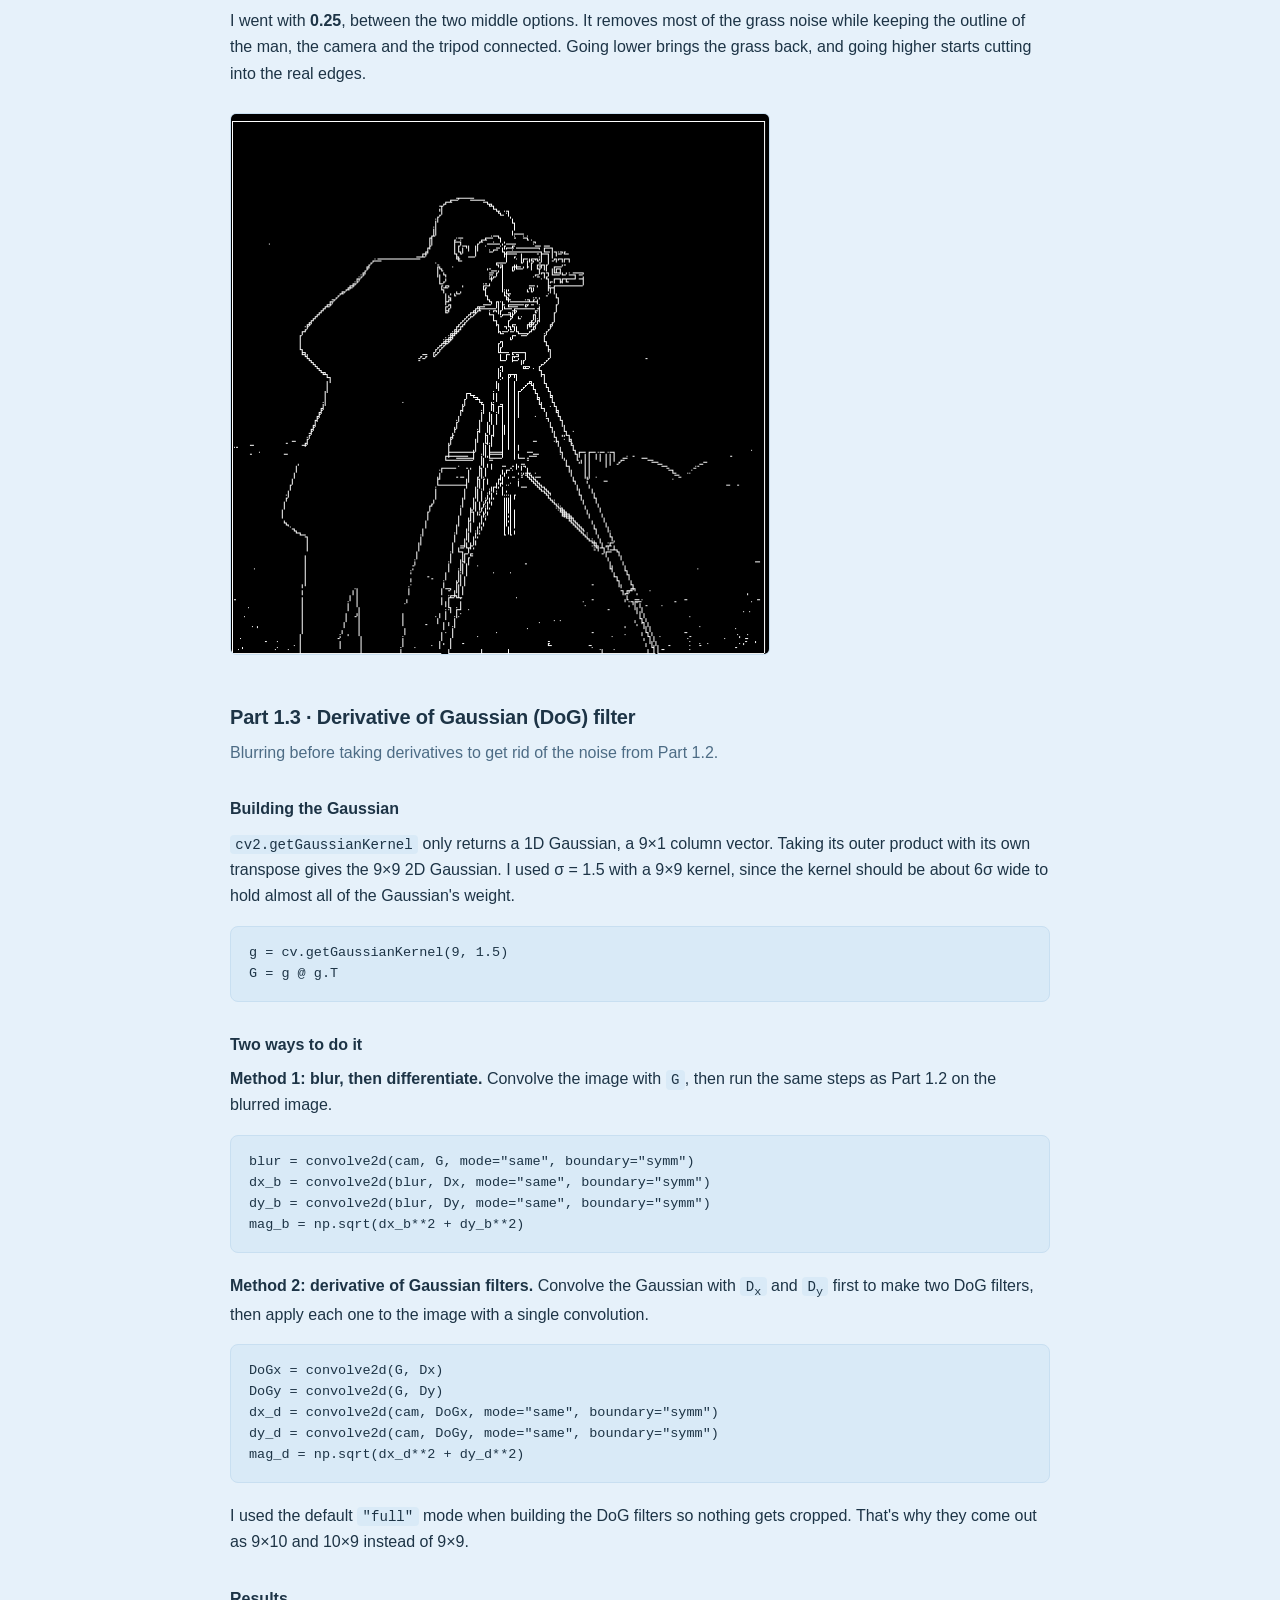
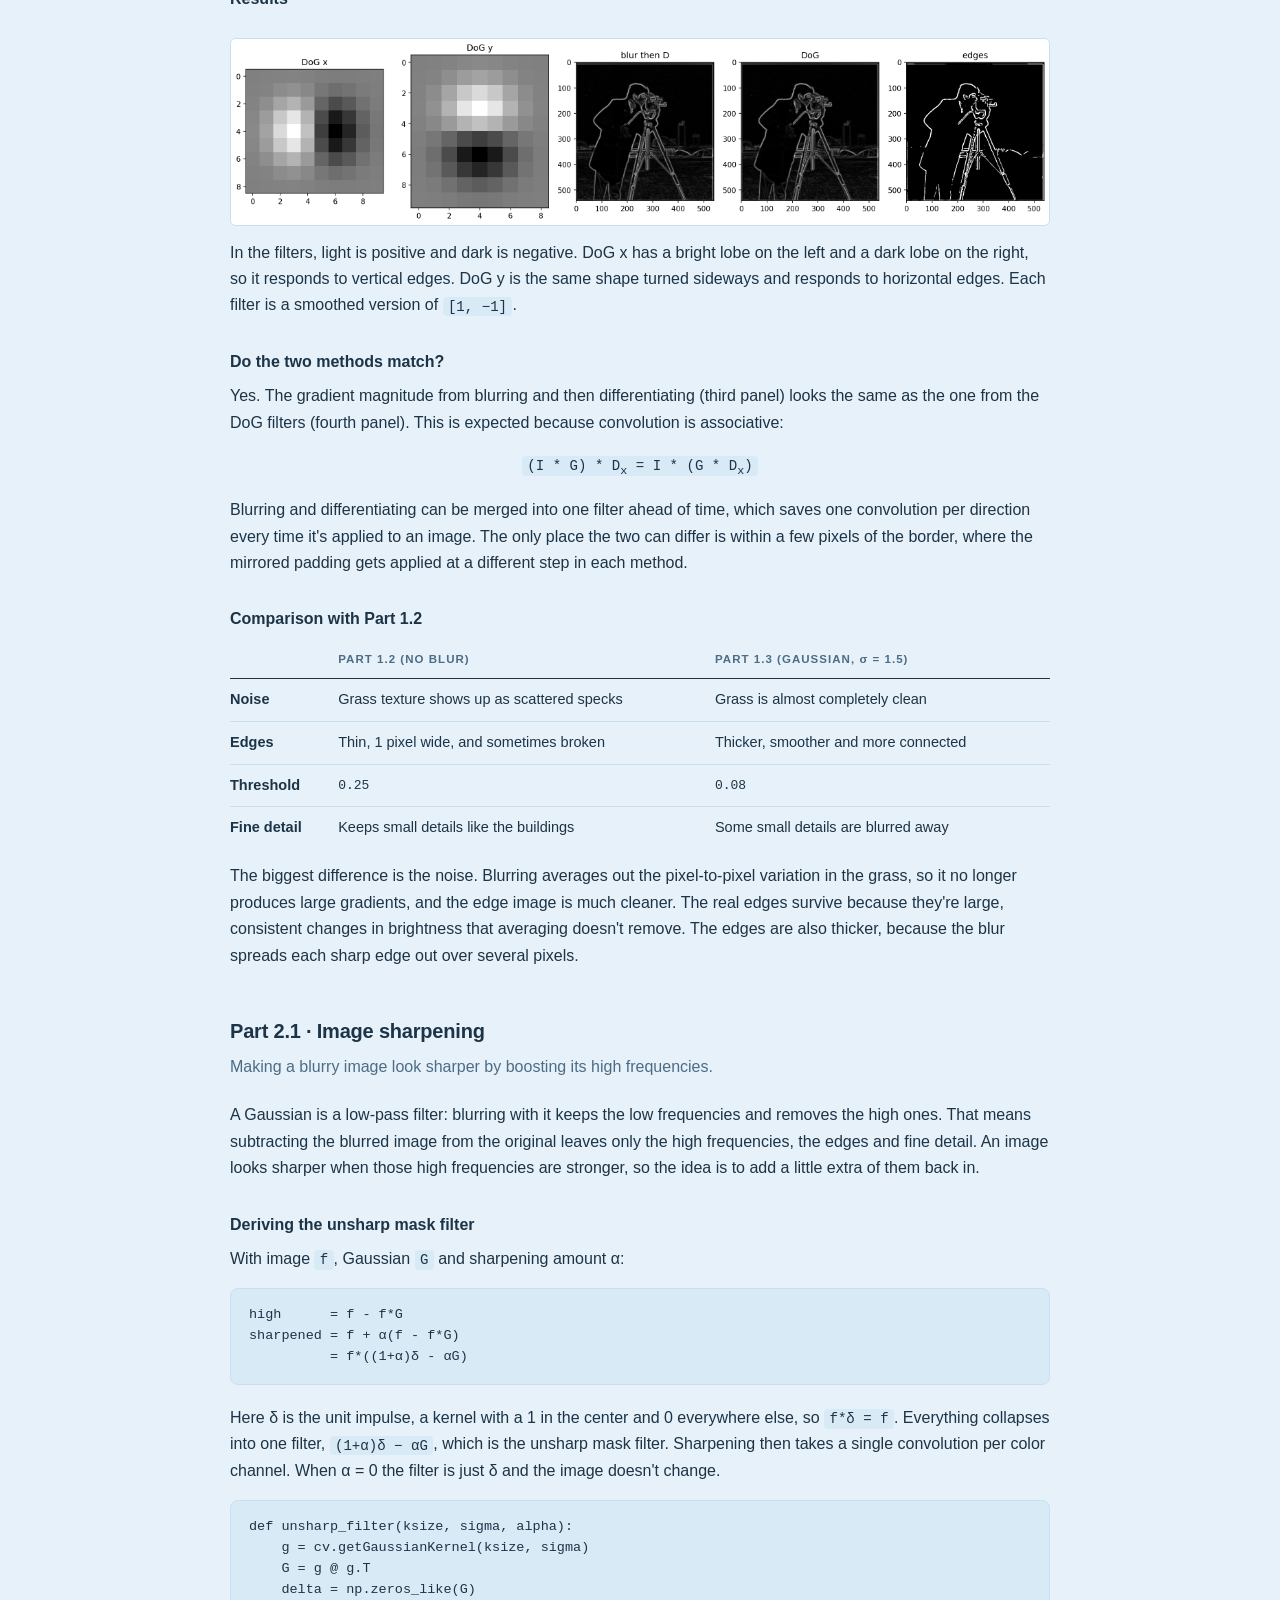
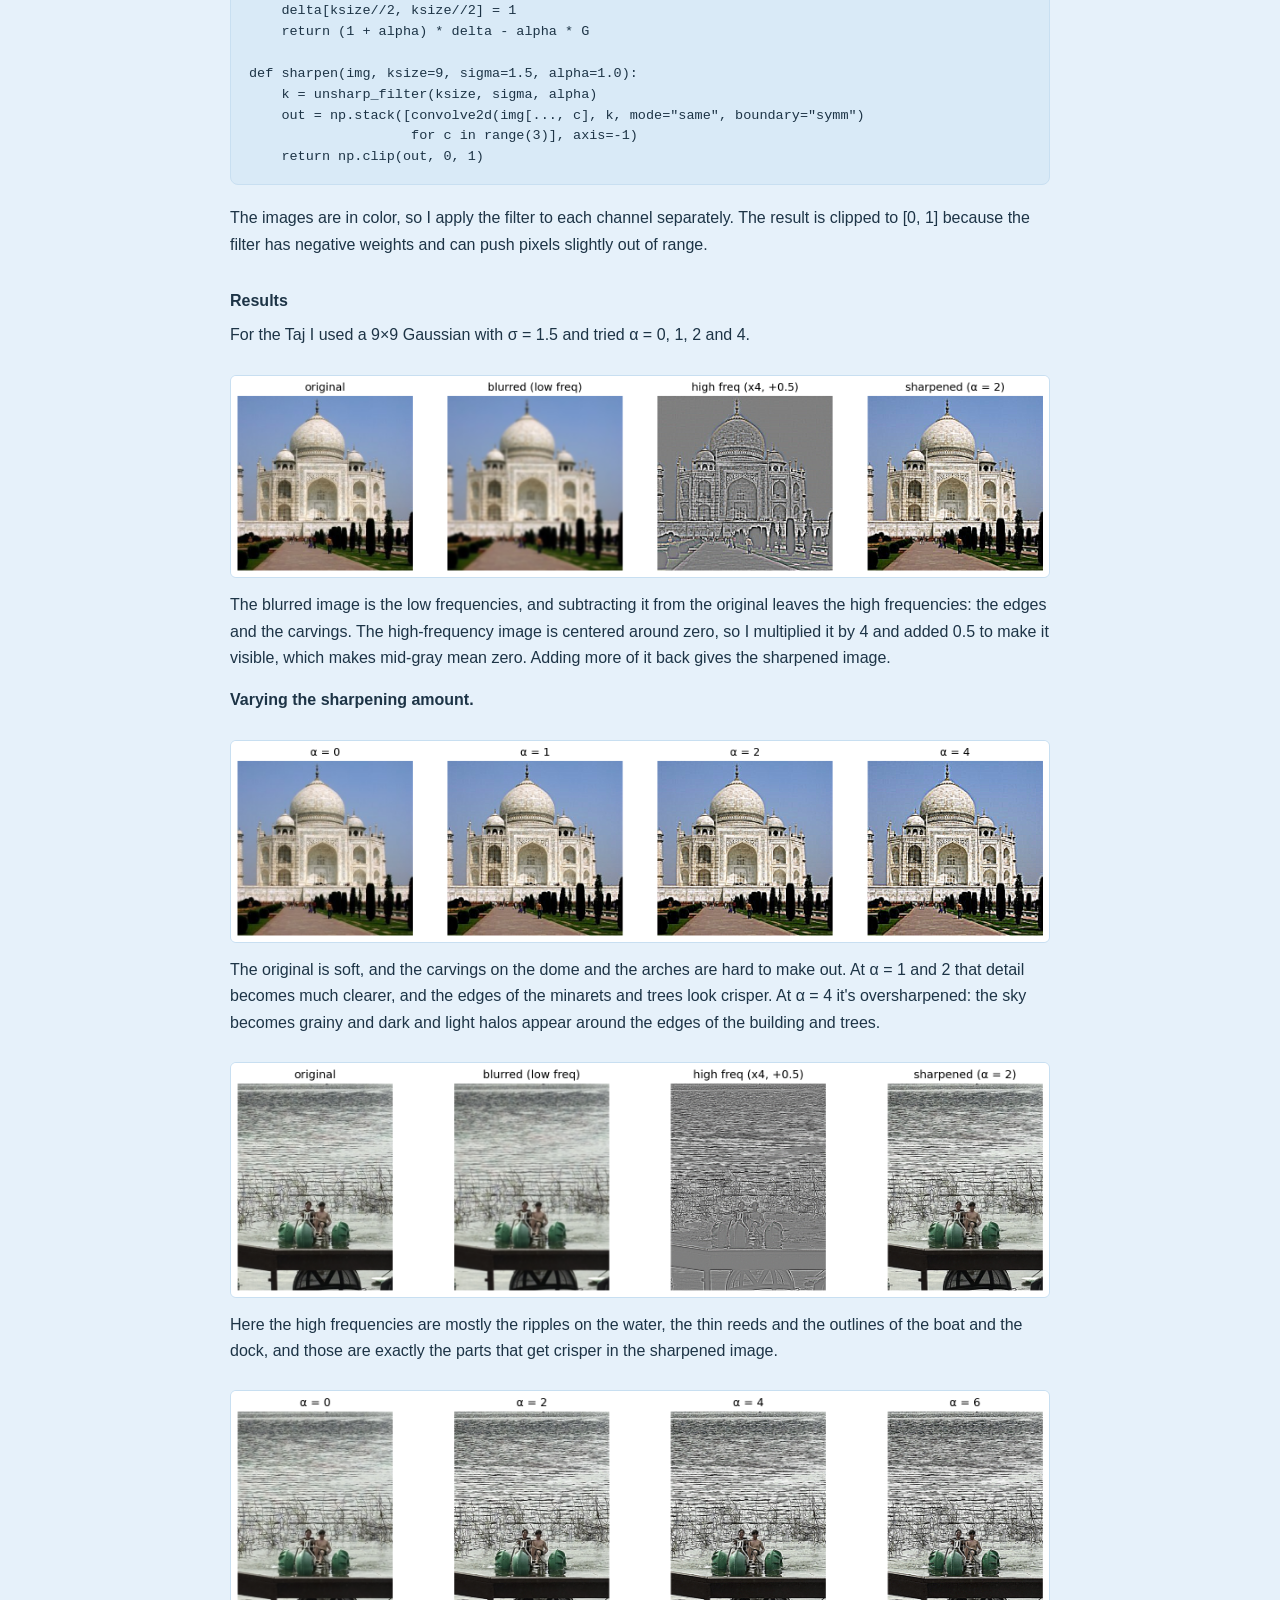
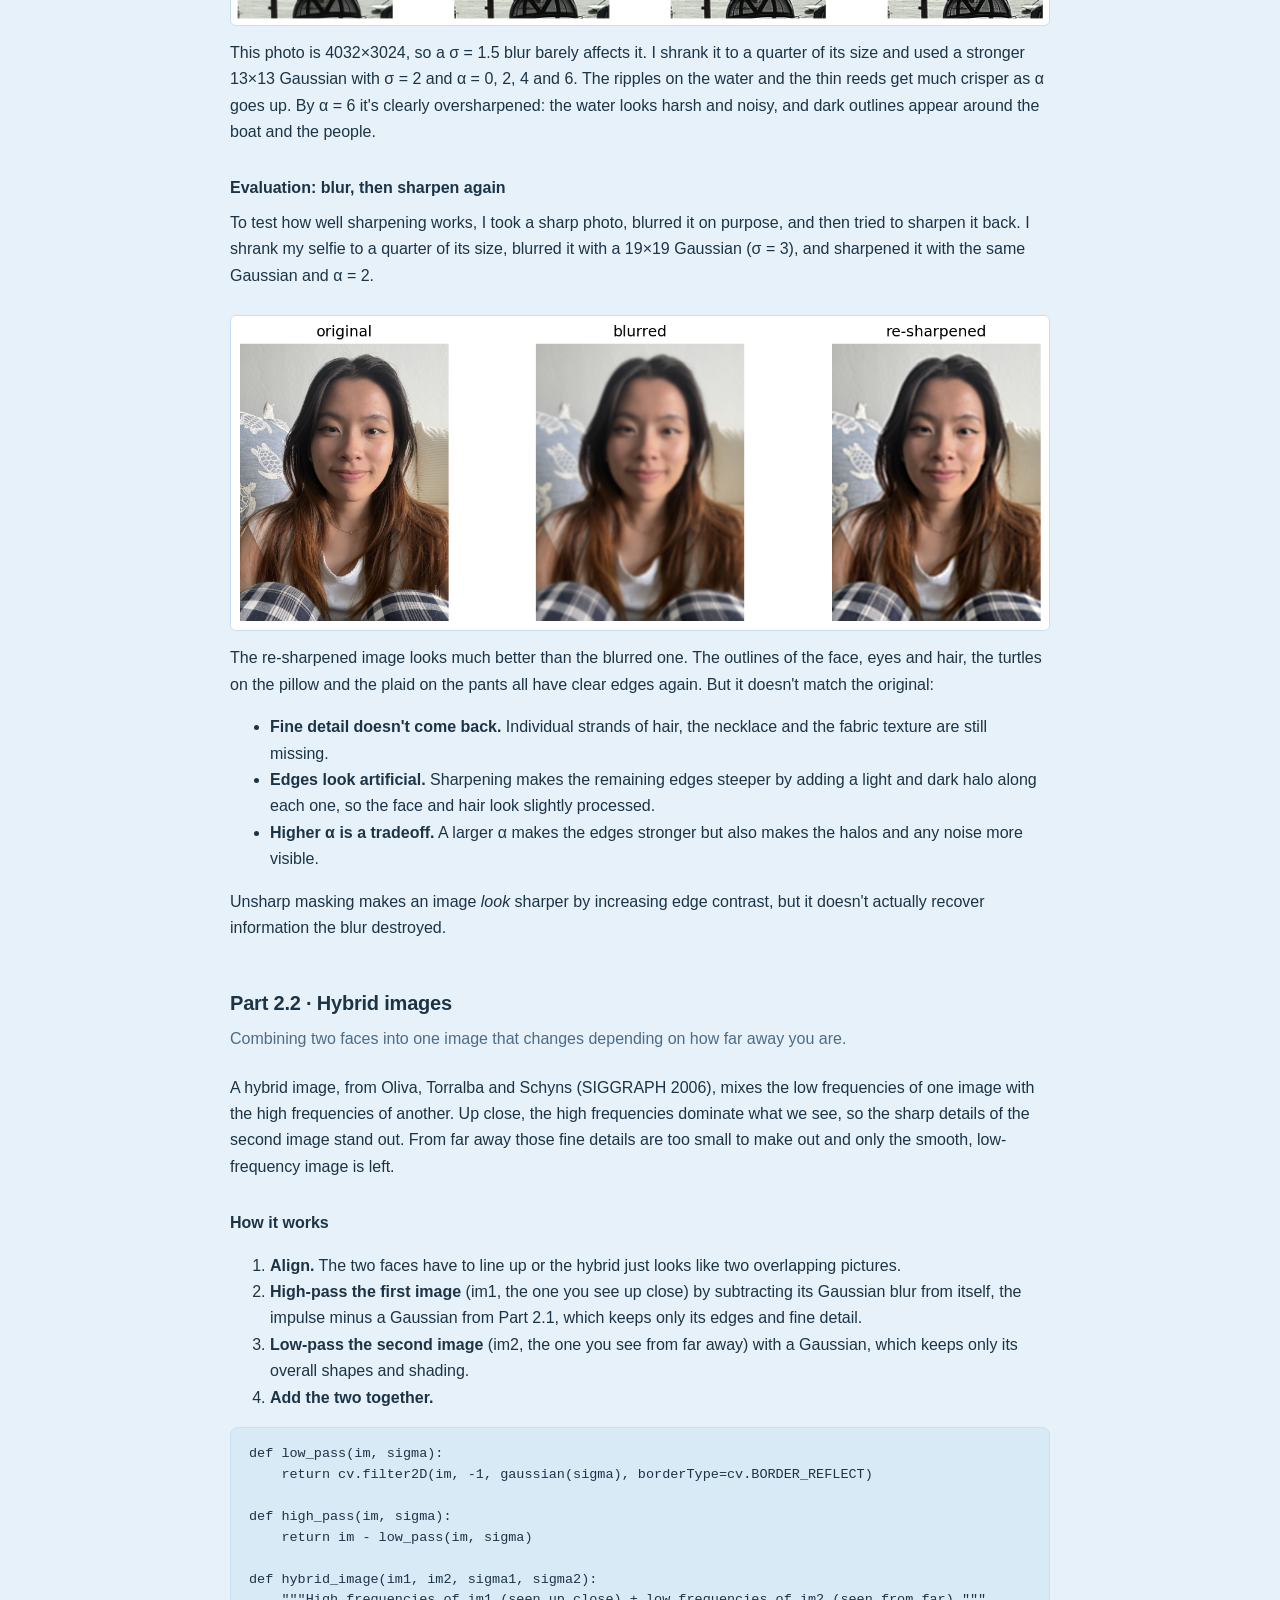
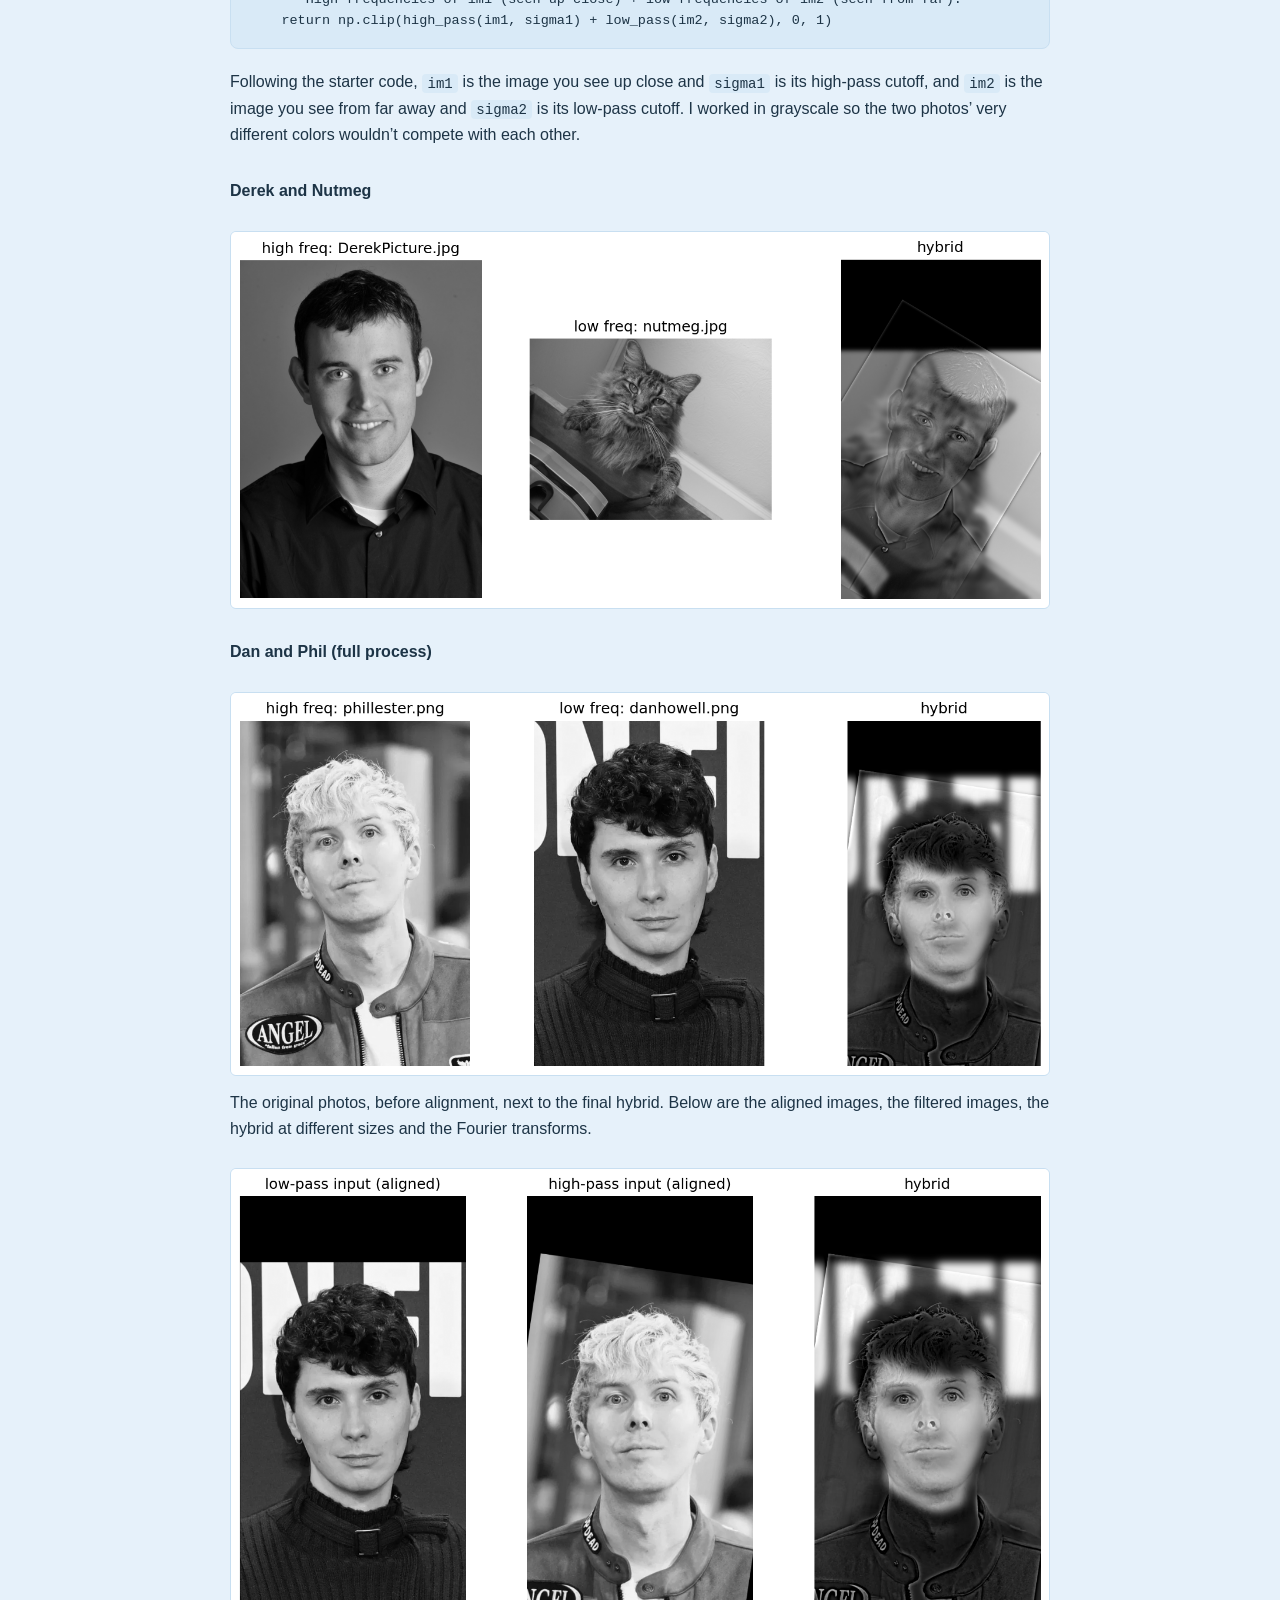
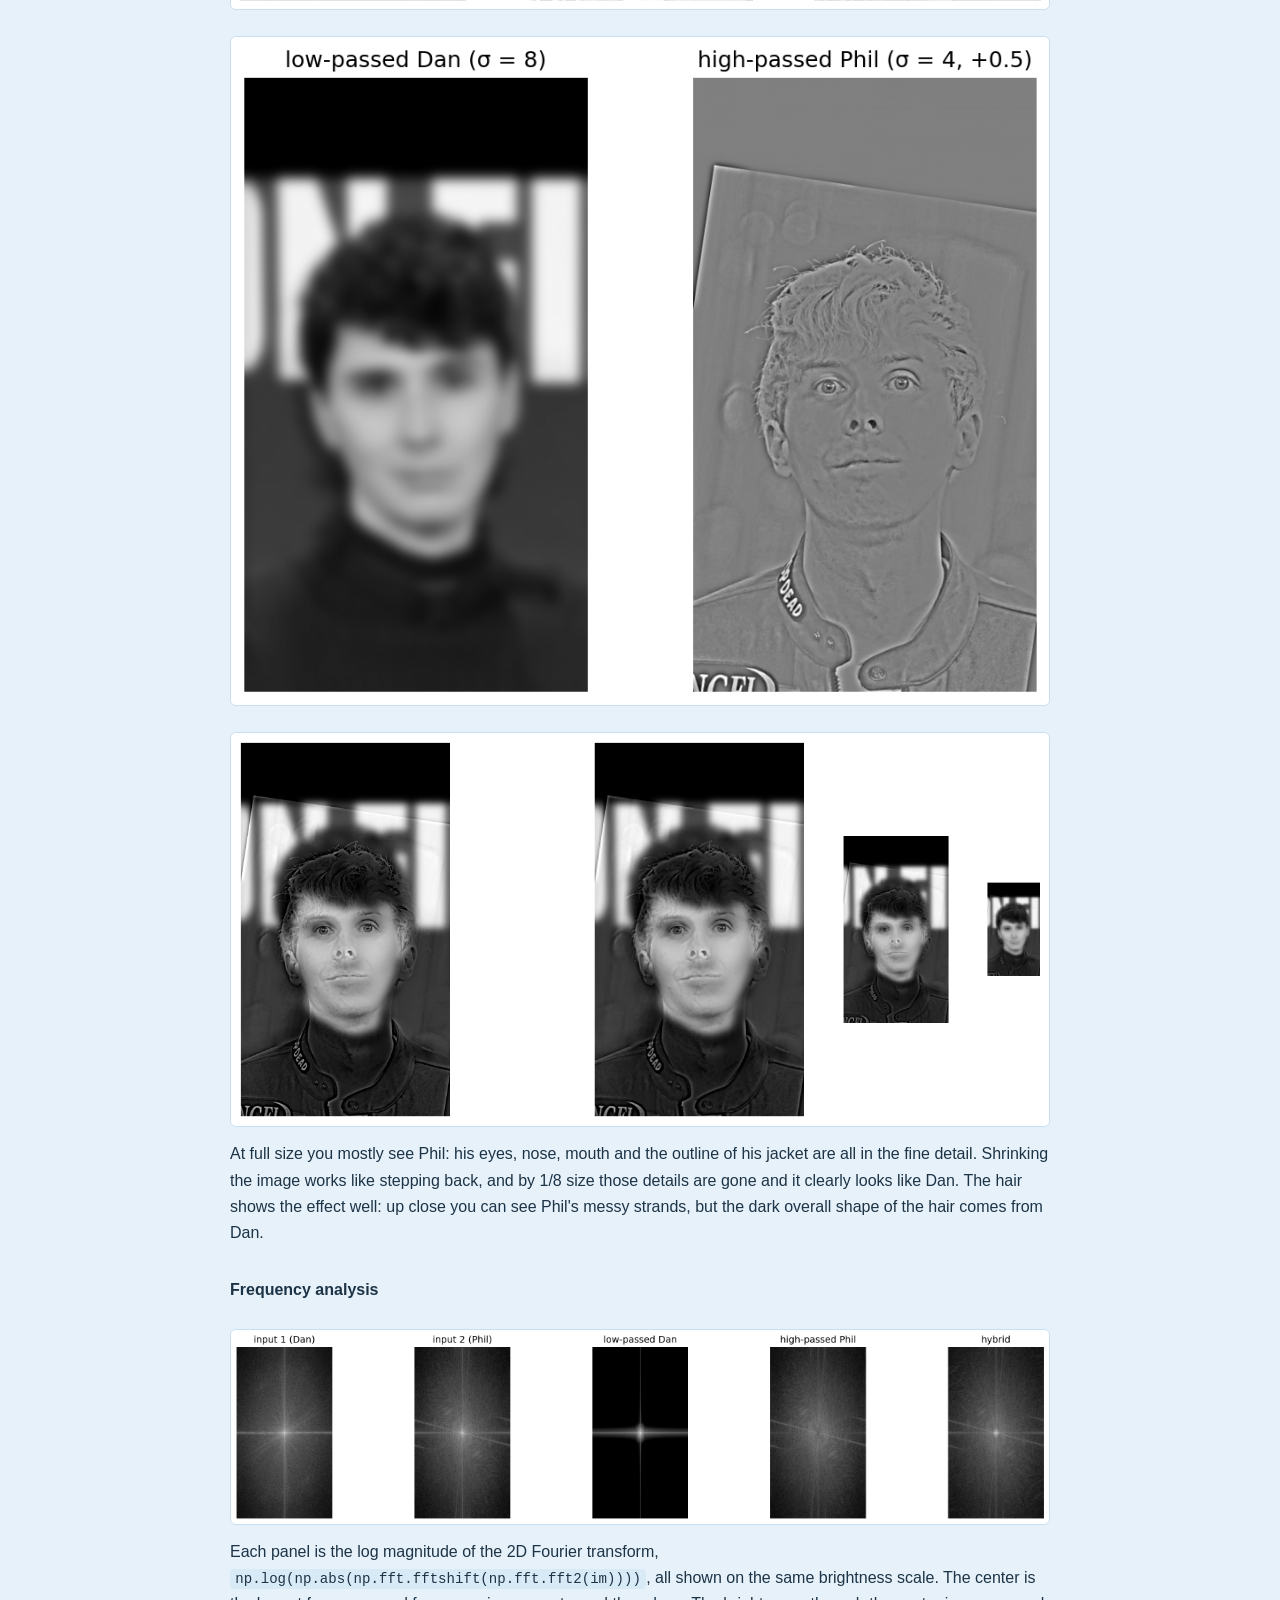
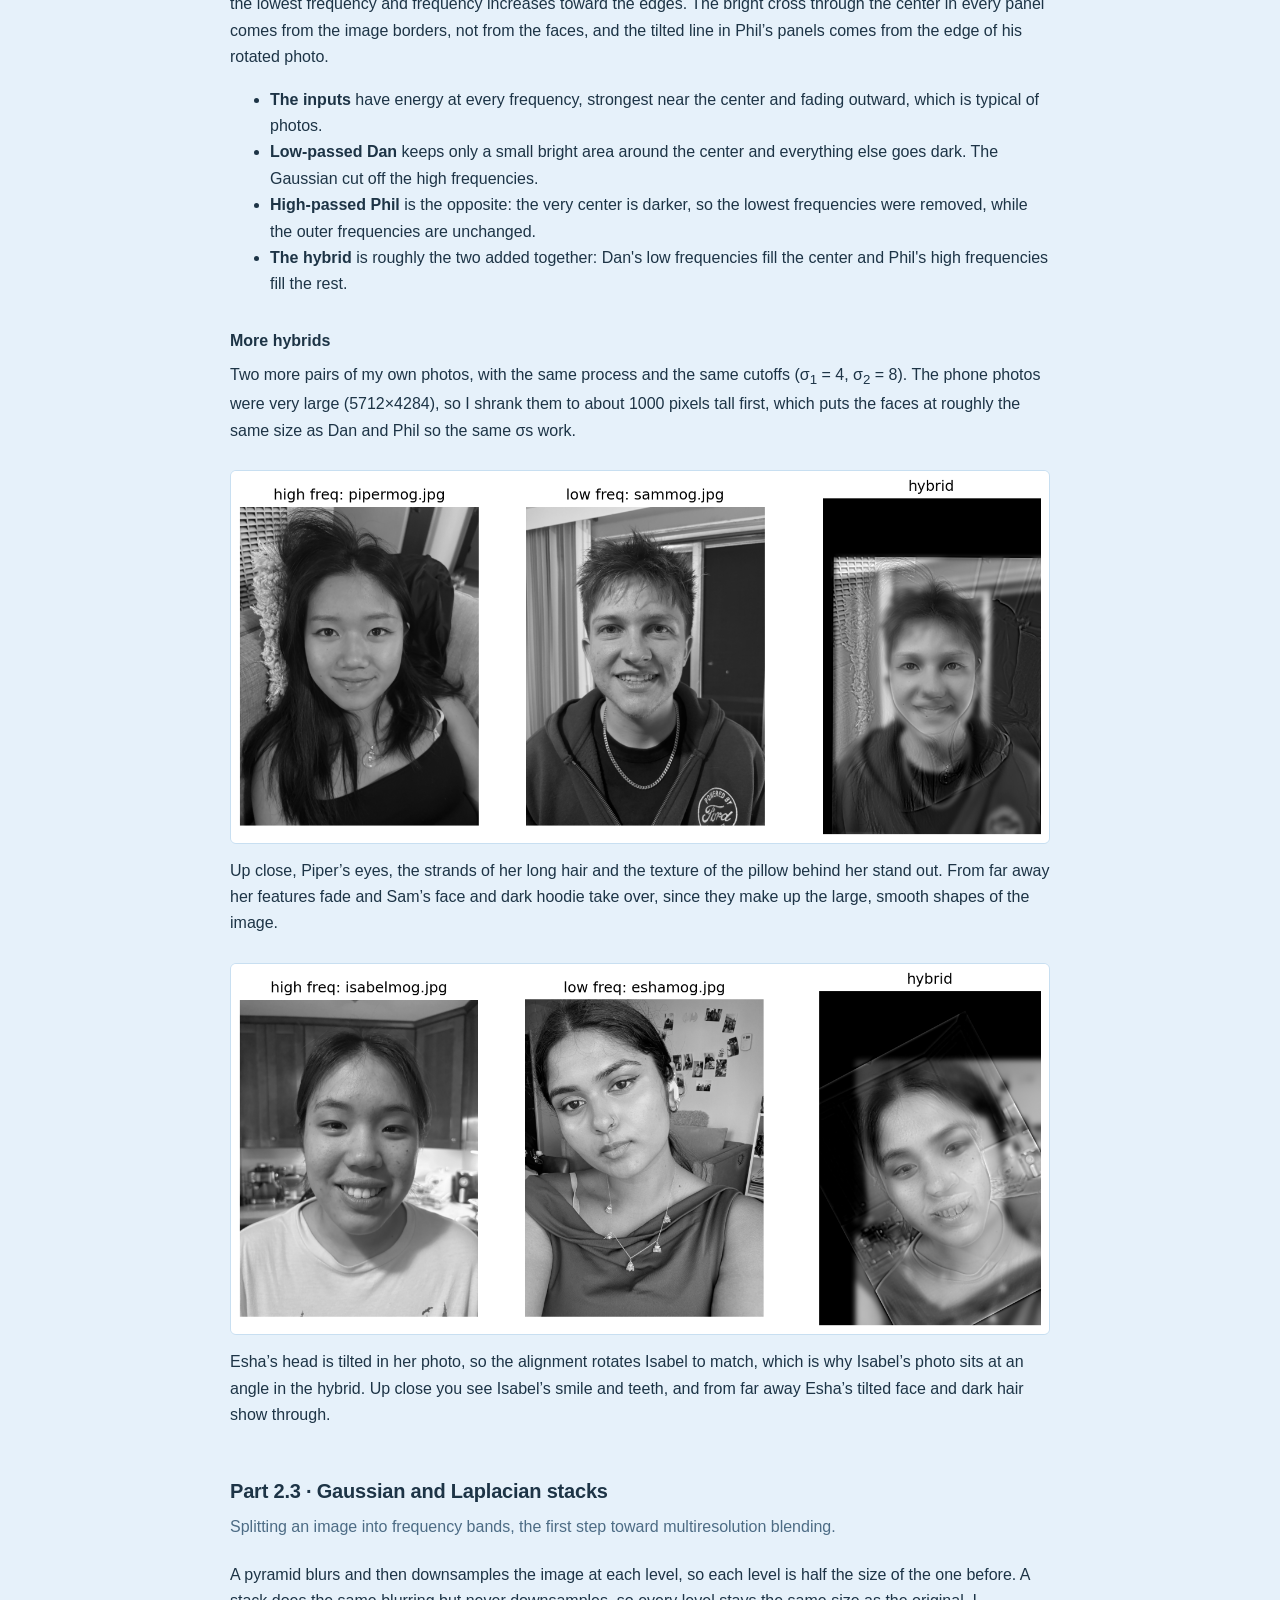
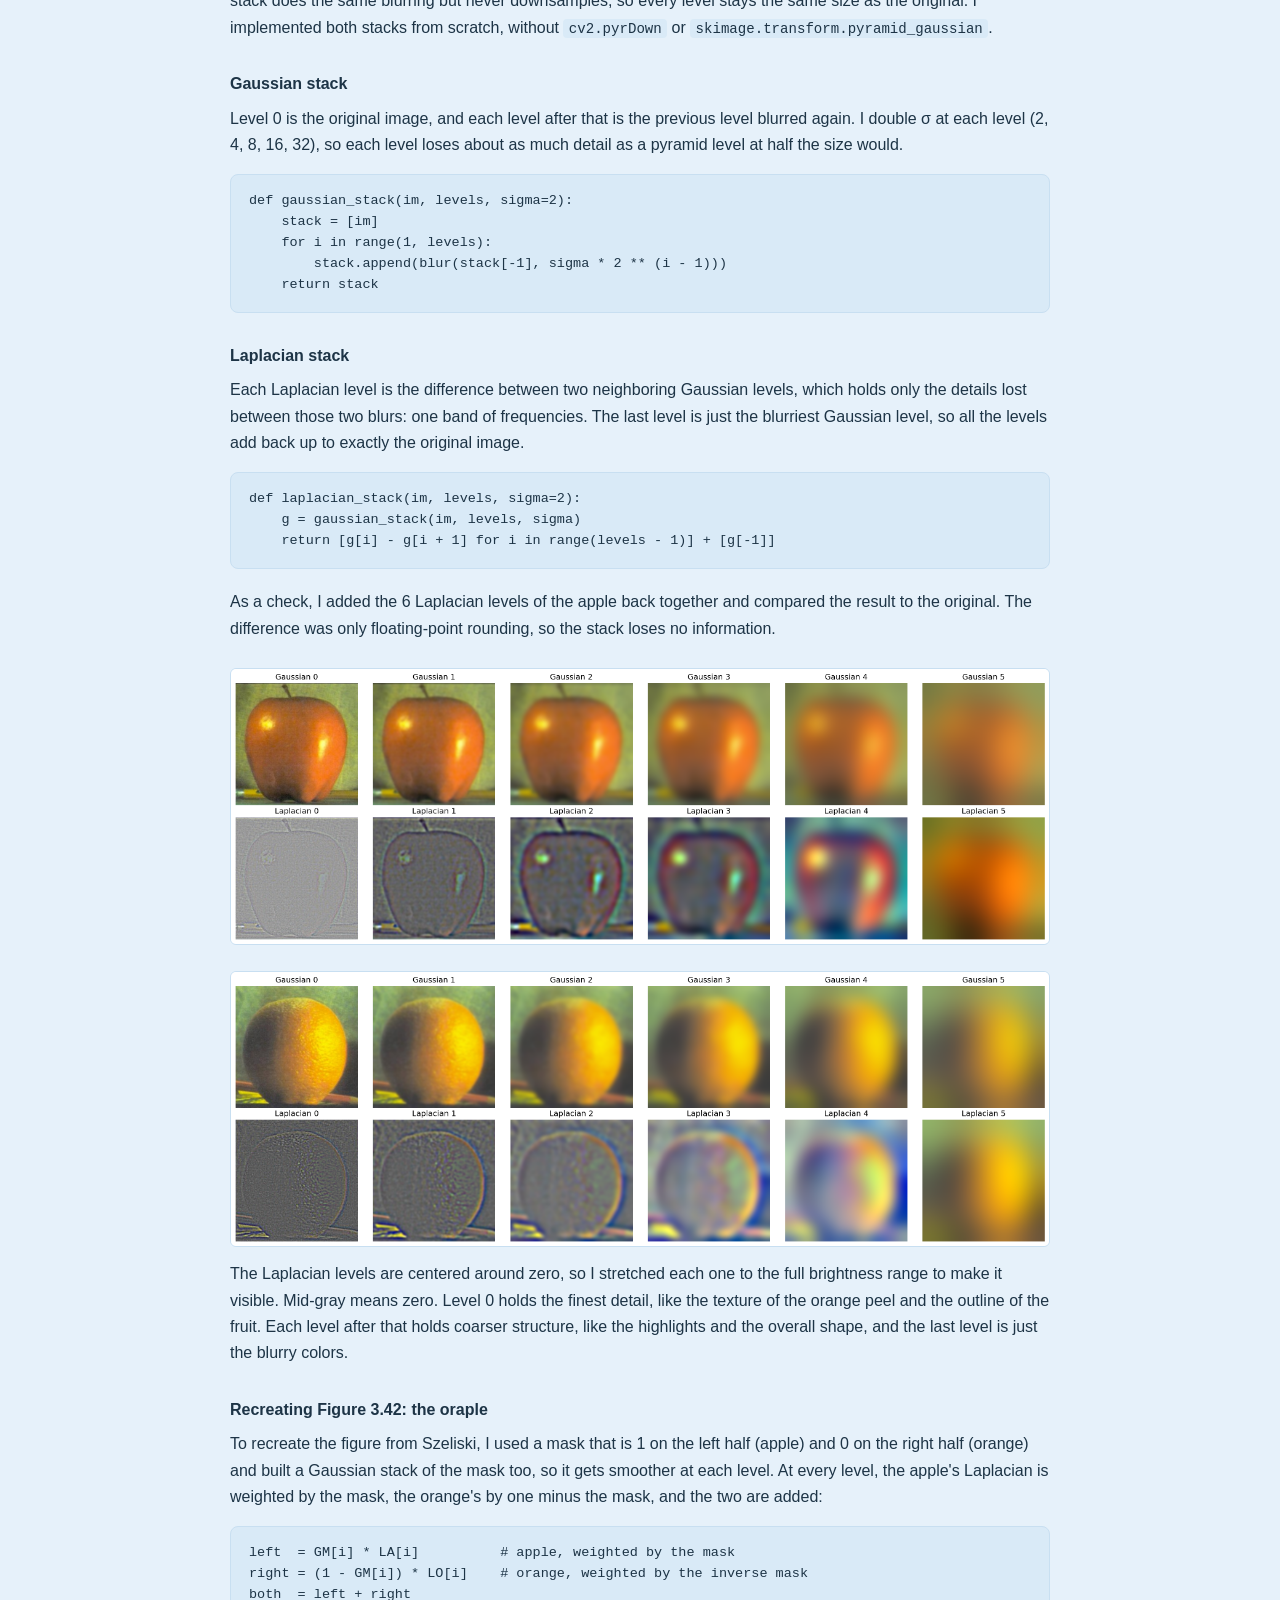
<file: 2/index.html>
<!doctype html>
<html lang="en">
<head>
<meta charset="utf-8">
<meta name="viewport" content="width=device-width, initial-scale=1, viewport-fit=cover">
<title>Project 2 &middot; Fun with Filters and Frequencies</title>
<link rel="stylesheet" href="../style.css">
</head>
<body>
<div class="wrap">

<nav class="crumbs">
  <a href="../index.html">Home</a> <span>/</span>
  <a href="../cs180/index.html">CS 180</a> <span>/</span>
  <span class="here">Project 2</span>
</nav>

<header>
  <p class="eyebrow">CS 180 &middot; Fall 2026 &middot; Project 2</p>
  <h1>Fun with Filters and Frequencies</h1>
  <p class="sub">2D convolutions, edge detection, and frequency-domain image processing</p>
  <p class="byline">Amy Wang</p>
</header>

<h2 id="overview">Overview</h2>
<p>This project is all about filters. The first half builds up the basic tools: writing 2D convolution from scratch, then using small filters to find edges in an image. The second half uses those same tools in the frequency domain for sharpening, hybrid images and multiresolution blending.</p>

<h2 id="part-1-1">Part 1.1 &middot; Convolutions from scratch</h2>
<p class="lede">Implementing convolution with plain NumPy and checking it against <code>scipy.signal.convolve2d</code>.</p>

<p>Near the edges of the image, the kernel hangs off the side, so I zero-pad the image before convolving. My first version uses four nested loops: two over every output pixel, and two over every entry in the kernel. The second version keeps the two pixel loops but replaces the kernel loops with a single NumPy multiply-and-sum over the window.</p>

<pre><code>def conv4_loops(img, k):
    k = np.flip(k)
    kh, kw = k.shape
    p = np.pad(img, ((kh//2, (kh-1)//2), (kw//2, (kw-1)//2)))
    H, W = img.shape
    out = np.zeros((H, W))
    for i in range(H):
        for j in range(W):
            s = 0.0
            for m in range(kh):
                for n in range(kw):
                    s += p[i+m, j+n] * k[m, n]
            out[i, j] = s
    return out

def conv2_loops(img, k):
    k = np.flip(k)
    kh, kw = k.shape
    p = np.pad(img, ((kh//2, (kh-1)//2), (kw//2, (kw-1)//2)))
    H, W = img.shape
    out = np.zeros((H, W))
    for i in range(H):
        for j in range(W):
            out[i, j] = np.sum(p[i:i+kh, j:j+kw] * k)
    return out</code></pre>

<h3>Results</h3>
<p>I tested both versions on a grayscale photo of myself, shrunk to a quarter of its size so the four-loop version would finish in a reasonable time.</p>

<div class="gallery">
<figure class="shot">
  <a href="media/part1_1_results.png"><img src="media/part1_1_results.png" alt="original self-portrait next to the 9x9 box filter, Dx and Dy results" loading="lazy"></a>
</figure>
</div>
<p style="margin-top:14px">The box filter blurs the image. D<sub>x</sub> picks up vertical edges and D<sub>y</sub> picks up horizontal edges. In the derivative images, mid-gray means no change, and light or dark means brightness is increasing or decreasing.</p>

<h3>Timing and accuracy</h3>
<div class="tablewrap">
<table>
  <thead>
    <tr><th>Filter</th><th>4 loops</th><th>2 loops</th><th>scipy</th><th>Max diff vs. scipy</th></tr>
  </thead>
  <tbody>
    <tr><td class="nm">box 9&times;9</td><td class="num">6.96s</td><td class="num">0.92s</td><td class="num dim">0.0416s</td><td class="num dim">1.7e&minus;15</td></tr>
    <tr><td class="nm">D<sub>x</sub></td><td class="num">0.31s</td><td class="num">0.91s</td><td class="num dim">0.0031s</td><td class="num dim">0</td></tr>
    <tr><td class="nm">D<sub>y</sub></td><td class="num">0.35s</td><td class="num">0.91s</td><td class="num dim">0.0037s</td><td class="num dim">0</td></tr>
  </tbody>
</table>
</div>

<p>The surprising part was the difference kernels, where the four-loop version was actually faster. These kernels only have 2 entries, so the four-loop version does just 2 cheap multiplications per pixel.</p>

<h2 id="part-1-2">Part 1.2 &middot; Finite difference operator</h2>
<p class="lede">Using the difference filters to find the edges in the cameraman image.</p>

<p>The finite difference operators <code>D<sub>x</sub>&nbsp;=&nbsp;[1,&nbsp;&minus;1]</code> and <code>D<sub>y</sub>&nbsp;=&nbsp;[1,&nbsp;&minus;1]<sup>T</sup></code> estimate the derivative of the image by subtracting neighboring pixels. In flat areas like the sky, neighboring pixels are about the same, so the output is close to zero. At an edge, brightness jumps, so the output is large. <code>D<sub>x</sub></code> responds to changes going left to right, which shows up on vertical edges, and <code>D<sub>y</sub></code> responds to changes going top to bottom, which shows up on horizontal edges.</p>

<p>To combine the two into one measure of edge strength in any direction, I computed the gradient magnitude at each pixel:</p>

<pre><code>dx  = convolve2d(cam, Dx, mode="same", boundary="symm")
dy  = convolve2d(cam, Dy, mode="same", boundary="symm")
mag = np.sqrt(dx**2 + dy**2)</code></pre>

<p>For this part I switched to <code>scipy.signal.convolve2d</code> for speed. I also switched from zero padding to <code>boundary="symm"</code>, which mirrors the image at the borders.</p>

<div class="gallery">
<figure class="shot">
  <a href="media/part1_2_gradients.png"><img src="media/part1_2_gradients.png" alt="cameraman original, partial derivatives in x and y, and gradient magnitude" loading="lazy"></a>
</figure>
</div>
<p style="margin-top:14px">In dI/dx and dI/dy, mid-gray means no change, and light or dark means brightness is increasing or decreasing. The gradient magnitude is always positive, so edges show up bright on black.</p>

<h3>Choosing a threshold</h3>
<p>To turn the gradient magnitude into a binary edge image, I marked every pixel above a threshold as an edge. There isn't a single right answer here, so I compared 0.1, 0.2, 0.3 and 0.4 by eye:</p>

<div class="tablewrap">
<table>
  <thead>
    <tr><th>Threshold</th><th>What happens</th></tr>
  </thead>
  <tbody>
    <tr><td class="num">0.1</td><td>Too noisy. The texture of the grass gets picked up as edges.</td></tr>
    <tr><td class="num">0.2</td><td>Most of the grass is gone and every real edge is still complete, with a few specks left near the bottom.</td></tr>
    <tr><td class="num">0.3</td><td>The grass is basically clean, but the tripod legs start to break up and the buildings mostly disappear.</td></tr>
    <tr><td class="num">0.4</td><td>Too strict. The outline of the man and the tripod fall apart into broken pieces.</td></tr>
  </tbody>
</table>
</div>

<p>I went with <strong>0.25</strong>, between the two middle options. It removes most of the grass noise while keeping the outline of the man, the camera and the tripod connected. Going lower brings the grass back, and going higher starts cutting into the real edges.</p>

<div class="gallery">
<figure class="shot" style="max-width:540px">
  <a href="media/part1_2_edges.png"><img src="media/part1_2_edges.png" alt="binarized edge image of the cameraman at threshold 0.25" loading="lazy"></a>
</figure>
</div>

<h2 id="part-1-3">Part 1.3 &middot; Derivative of Gaussian (DoG) filter</h2>
<p class="lede">Blurring before taking derivatives to get rid of the noise from Part 1.2.</p>

<h3>Building the Gaussian</h3>
<p><code>cv2.getGaussianKernel</code> only returns a 1D Gaussian, a 9&times;1 column vector. Taking its outer product with its own transpose gives the 9&times;9 2D Gaussian. I used &sigma;&nbsp;=&nbsp;1.5 with a 9&times;9 kernel, since the kernel should be about 6&sigma; wide to hold almost all of the Gaussian's weight.</p>

<pre><code>g = cv.getGaussianKernel(9, 1.5)
G = g @ g.T</code></pre>

<h3>Two ways to do it</h3>
<p><strong>Method 1: blur, then differentiate.</strong> Convolve the image with <code>G</code>, then run the same steps as Part 1.2 on the blurred image.</p>

<pre><code>blur = convolve2d(cam, G, mode="same", boundary="symm")
dx_b = convolve2d(blur, Dx, mode="same", boundary="symm")
dy_b = convolve2d(blur, Dy, mode="same", boundary="symm")
mag_b = np.sqrt(dx_b**2 + dy_b**2)</code></pre>

<p><strong>Method 2: derivative of Gaussian filters.</strong> Convolve the Gaussian with <code>D<sub>x</sub></code> and <code>D<sub>y</sub></code> first to make two DoG filters, then apply each one to the image with a single convolution.</p>

<pre><code>DoGx = convolve2d(G, Dx)
DoGy = convolve2d(G, Dy)
dx_d = convolve2d(cam, DoGx, mode="same", boundary="symm")
dy_d = convolve2d(cam, DoGy, mode="same", boundary="symm")
mag_d = np.sqrt(dx_d**2 + dy_d**2)</code></pre>

<p>I used the default <code>"full"</code> mode when building the DoG filters so nothing gets cropped. That's why they come out as 9&times;10 and 10&times;9 instead of 9&times;9.</p>

<h3>Results</h3>
<div class="gallery">
<figure class="shot">
  <a href="media/part1_3.png"><img src="media/part1_3.png" alt="DoG x and DoG y filters, gradient magnitude from blur-then-difference and from DoG, and the binarized edge image" loading="lazy"></a>
</figure>
</div>
<p style="margin-top:14px">In the filters, light is positive and dark is negative. DoG x has a bright lobe on the left and a dark lobe on the right, so it responds to vertical edges. DoG y is the same shape turned sideways and responds to horizontal edges. Each filter is a smoothed version of <code>[1,&nbsp;&minus;1]</code>.</p>

<h3>Do the two methods match?</h3>
<p>Yes. The gradient magnitude from blurring and then differentiating (third panel) looks the same as the one from the DoG filters (fourth panel). This is expected because convolution is associative:</p>
<p style="text-align:center"><code>(I * G) * D<sub>x</sub> = I * (G * D<sub>x</sub>)</code></p>
<p>Blurring and differentiating can be merged into one filter ahead of time, which saves one convolution per direction every time it's applied to an image. The only place the two can differ is within a few pixels of the border, where the mirrored padding gets applied at a different step in each method.</p>

<h3>Comparison with Part 1.2</h3>
<div class="tablewrap">
<table>
  <thead>
    <tr><th></th><th>Part 1.2 (no blur)</th><th>Part 1.3 (Gaussian, <span style="text-transform:none">&sigma;</span> = 1.5)</th></tr>
  </thead>
  <tbody>
    <tr><td class="nm">Noise</td><td>Grass texture shows up as scattered specks</td><td>Grass is almost completely clean</td></tr>
    <tr><td class="nm">Edges</td><td>Thin, 1 pixel wide, and sometimes broken</td><td>Thicker, smoother and more connected</td></tr>
    <tr><td class="nm">Threshold</td><td class="num">0.25</td><td class="num">0.08</td></tr>
    <tr><td class="nm">Fine detail</td><td>Keeps small details like the buildings</td><td>Some small details are blurred away</td></tr>
  </tbody>
</table>
</div>

<p>The biggest difference is the noise. Blurring averages out the pixel-to-pixel variation in the grass, so it no longer produces large gradients, and the edge image is much cleaner. The real edges survive because they're large, consistent changes in brightness that averaging doesn't remove. The edges are also thicker, because the blur spreads each sharp edge out over several pixels.</p>

<h2 id="part-2-1">Part 2.1 &middot; Image sharpening</h2>
<p class="lede">Making a blurry image look sharper by boosting its high frequencies.</p>

<p>A Gaussian is a low-pass filter: blurring with it keeps the low frequencies and removes the high ones. That means subtracting the blurred image from the original leaves only the high frequencies, the edges and fine detail. An image looks sharper when those high frequencies are stronger, so the idea is to add a little extra of them back in.</p>

<h3>Deriving the unsharp mask filter</h3>
<p>With image <code>f</code>, Gaussian <code>G</code> and sharpening amount &alpha;:</p>
<pre><code>high      = f - f*G
sharpened = f + &alpha;(f - f*G)
          = f*((1+&alpha;)&delta; - &alpha;G)</code></pre>
<p>Here &delta; is the unit impulse, a kernel with a 1 in the center and 0 everywhere else, so <code>f*&delta; = f</code>. Everything collapses into one filter, <code>(1+&alpha;)&delta; &minus; &alpha;G</code>, which is the unsharp mask filter. Sharpening then takes a single convolution per color channel. When &alpha; = 0 the filter is just &delta; and the image doesn't change.</p>

<pre><code>def unsharp_filter(ksize, sigma, alpha):
    g = cv.getGaussianKernel(ksize, sigma)
    G = g @ g.T
    delta = np.zeros_like(G)
    delta[ksize//2, ksize//2] = 1
    return (1 + alpha) * delta - alpha * G

def sharpen(img, ksize=9, sigma=1.5, alpha=1.0):
    k = unsharp_filter(ksize, sigma, alpha)
    out = np.stack([convolve2d(img[..., c], k, mode="same", boundary="symm")
                    for c in range(3)], axis=-1)
    return np.clip(out, 0, 1)</code></pre>
<p>The images are in color, so I apply the filter to each channel separately. The result is clipped to [0,&nbsp;1] because the filter has negative weights and can push pixels slightly out of range.</p>

<h3>Results</h3>
<p>For the Taj I used a 9&times;9 Gaussian with &sigma;&nbsp;=&nbsp;1.5 and tried &alpha; = 0, 1, 2 and 4.</p>

<div class="gallery">
<figure class="shot">
  <a href="media/part2_1_taj_steps.png"><img src="media/part2_1_taj_steps.png" alt="Taj Mahal: original, blurred, high frequencies, and sharpened" loading="lazy"></a>
</figure>
</div>
<p style="margin-top:14px">The blurred image is the low frequencies, and subtracting it from the original leaves the high frequencies: the edges and the carvings. The high-frequency image is centered around zero, so I multiplied it by 4 and added 0.5 to make it visible, which makes mid-gray mean zero. Adding more of it back gives the sharpened image.</p>

<p><strong>Varying the sharpening amount.</strong></p>
<div class="gallery">
<figure class="shot">
  <a href="media/part2_1_taj.png"><img src="media/part2_1_taj.png" alt="Taj Mahal sharpened with alpha 0, 1, 2 and 4" loading="lazy"></a>
</figure>
</div>
<p style="margin-top:14px">The original is soft, and the carvings on the dome and the arches are hard to make out. At &alpha; = 1 and 2 that detail becomes much clearer, and the edges of the minarets and trees look crisper. At &alpha; = 4 it's oversharpened: the sky becomes grainy and dark and light halos appear around the edges of the building and trees.</p>

<div class="gallery">
<figure class="shot">
  <a href="media/part2_1_exampletwo_steps.png"><img src="media/part2_1_exampletwo_steps.png" alt="lake photo: original, blurred, high frequencies, and sharpened" loading="lazy"></a>
</figure>
</div>
<p style="margin-top:14px">Here the high frequencies are mostly the ripples on the water, the thin reeds and the outlines of the boat and the dock, and those are exactly the parts that get crisper in the sharpened image.</p>

<div class="gallery">
<figure class="shot">
  <a href="media/part2_1_exampletwo.png"><img src="media/part2_1_exampletwo.png" alt="lake photo with a paddle boat sharpened with alpha 0, 1, 2 and 4" loading="lazy"></a>
</figure>
</div>
<p style="margin-top:14px">This photo is 4032&times;3024, so a &sigma; = 1.5 blur barely affects it. I shrank it to a quarter of its size and used a stronger 13&times;13 Gaussian with &sigma; = 2 and &alpha; = 0, 2, 4 and 6. The ripples on the water and the thin reeds get much crisper as &alpha; goes up. By &alpha; = 6 it's clearly oversharpened: the water looks harsh and noisy, and dark outlines appear around the boat and the people.</p>

<h3>Evaluation: blur, then sharpen again</h3>
<p>To test how well sharpening works, I took a sharp photo, blurred it on purpose, and then tried to sharpen it back. I shrank my selfie to a quarter of its size, blurred it with a 19&times;19 Gaussian (&sigma;&nbsp;=&nbsp;3), and sharpened it with the same Gaussian and &alpha;&nbsp;=&nbsp;2.</p>

<div class="gallery">
<figure class="shot">
  <a href="media/part2_1_eval.png"><img src="media/part2_1_eval.png" alt="selfie: original, blurred with sigma 3, and re-sharpened with alpha 2" loading="lazy"></a>
</figure>
</div>

<p style="margin-top:14px">The re-sharpened image looks much better than the blurred one. The outlines of the face, eyes and hair, the turtles on the pillow and the plaid on the pants all have clear edges again. But it doesn't match the original:</p>
<ul>
  <li><strong>Fine detail doesn't come back.</strong> Individual strands of hair, the necklace and the fabric texture are still missing. </li>
  <li><strong>Edges look artificial.</strong> Sharpening makes the remaining edges steeper by adding a light and dark halo along each one, so the face and hair look slightly processed.</li>
  <li><strong>Higher &alpha; is a tradeoff.</strong> A larger &alpha; makes the edges stronger but also makes the halos and any noise more visible.</li>
</ul>
<p>Unsharp masking makes an image <em>look</em> sharper by increasing edge contrast, but it doesn't actually recover information the blur destroyed.</p>

<h2 id="part-2-2">Part 2.2 &middot; Hybrid images</h2>
<p class="lede">Combining two faces into one image that changes depending on how far away you are.</p>

<p>A hybrid image, from Oliva, Torralba and Schyns (SIGGRAPH 2006), mixes the low frequencies of one image with the high frequencies of another. Up close, the high frequencies dominate what we see, so the sharp details of the second image stand out. From far away those fine details are too small to make out and only the smooth, low-frequency image is left.</p>

<h3>How it works</h3>
<ol>
  <li><strong>Align.</strong> The two faces have to line up or the hybrid just looks like two overlapping pictures.</li>
  <li><strong>High-pass the first image</strong> (im1, the one you see up close) by subtracting its Gaussian blur from itself, the impulse minus a Gaussian from Part 2.1, which keeps only its edges and fine detail.</li>
  <li><strong>Low-pass the second image</strong> (im2, the one you see from far away) with a Gaussian, which keeps only its overall shapes and shading.</li>
  <li><strong>Add the two together.</strong></li>
</ol>

<pre><code>def low_pass(im, sigma):
    return cv.filter2D(im, -1, gaussian(sigma), borderType=cv.BORDER_REFLECT)

def high_pass(im, sigma):
    return im - low_pass(im, sigma)

def hybrid_image(im1, im2, sigma1, sigma2):
    """High frequencies of im1 (seen up close) + low frequencies of im2 (seen from far)."""
    return np.clip(high_pass(im1, sigma1) + low_pass(im2, sigma2), 0, 1)</code></pre>

<p>Following the starter code, <code>im1</code> is the image you see up close and <code>sigma1</code> is its high-pass cutoff, and <code>im2</code> is the image you see from far away and <code>sigma2</code> is its low-pass cutoff. I worked in grayscale so the two photos&rsquo; very different colors wouldn&rsquo;t compete with each other.</p>

<h3>Derek and Nutmeg</h3>
<div class="gallery">
<figure class="shot">
  <a href="media/part2_2_derek_nutmeg.png"><img src="media/part2_2_derek_nutmeg.png" alt="Derek, Nutmeg the cat, and their hybrid" loading="lazy"></a>
</figure>
</div>

<h3>Dan and Phil (full process)</h3>
<div class="gallery">
<figure class="shot">
  <a href="media/part2_2_dan_phil.png"><img src="media/part2_2_dan_phil.png" alt="original photos of Phil and Dan, and their hybrid" loading="lazy"></a>
</figure>
</div>
<p style="margin-top:14px">The original photos, before alignment, next to the final hybrid. Below are the aligned images, the filtered images, the hybrid at different sizes and the Fourier transforms.</p>

<div class="gallery">
<figure class="shot">
  <a href="media/part2_2_hybrid.png"><img src="media/part2_2_hybrid.png" alt="Dan (low-pass input), Phil aligned (high-pass input), and the hybrid" loading="lazy"></a>
</figure>
</div>

<div class="gallery">
<figure class="shot">
  <a href="media/part2_2_filtered.png"><img src="media/part2_2_filtered.png" alt="low-passed Dan and high-passed Phil" loading="lazy"></a>
</figure>
</div>

<div class="gallery">
<figure class="shot">
  <a href="media/part2_2_sizes.png"><img src="media/part2_2_sizes.png" alt="the hybrid shown at full, half, quarter and eighth size" loading="lazy"></a>
</figure>
</div>
<p style="margin-top:14px">At full size you mostly see Phil: his eyes, nose, mouth and the outline of his jacket are all in the fine detail. Shrinking the image works like stepping back, and by 1/8 size those details are gone and it clearly looks like Dan. The hair shows the effect well: up close you can see Phil's messy strands, but the dark overall shape of the hair comes from Dan.</p>

<h3>Frequency analysis</h3>
<div class="gallery">
<figure class="shot">
  <a href="media/part2_2_fft.png"><img src="media/part2_2_fft.png" alt="log magnitude Fourier transforms of both inputs, the low-passed and high-passed images, and the hybrid" loading="lazy"></a>
</figure>
</div>
<p style="margin-top:14px">Each panel is the log magnitude of the 2D Fourier transform, <code>np.log(np.abs(np.fft.fftshift(np.fft.fft2(im))))</code>, all shown on the same brightness scale. The center is the lowest frequency and frequency increases toward the edges. The bright cross through the center in every panel comes from the image borders, not from the faces, and the tilted line in Phil&rsquo;s panels comes from the edge of his rotated photo.</p>
<ul>
  <li><strong>The inputs</strong> have energy at every frequency, strongest near the center and fading outward, which is typical of photos.</li>
  <li><strong>Low-passed Dan</strong> keeps only a small bright area around the center and everything else goes dark. The Gaussian cut off the high frequencies.</li>
  <li><strong>High-passed Phil</strong> is the opposite: the very center is darker, so the lowest frequencies were removed, while the outer frequencies are unchanged.</li>
  <li><strong>The hybrid</strong> is roughly the two added together: Dan's low frequencies fill the center and Phil's high frequencies fill the rest.</li>
</ul>

<h3>More hybrids</h3>
<p>Two more pairs of my own photos, with the same process and the same cutoffs (&sigma;<sub>1</sub> = 4, &sigma;<sub>2</sub> = 8). The phone photos were very large (5712&times;4284), so I shrank them to about 1000 pixels tall first, which puts the faces at roughly the same size as Dan and Phil so the same &sigma;s work.</p>

<div class="gallery">
<figure class="shot">
  <a href="media/part2_2_piper_sam.png"><img src="media/part2_2_piper_sam.png" alt="Piper, Sam, and their hybrid" loading="lazy"></a>
</figure>
</div>
<p style="margin-top:14px">Up close, Piper&rsquo;s eyes, the strands of her long hair and the texture of the pillow behind her stand out. From far away her features fade and Sam&rsquo;s face and dark hoodie take over, since they make up the large, smooth shapes of the image.</p>

<div class="gallery">
<figure class="shot">
  <a href="media/part2_2_isabel_esha.png"><img src="media/part2_2_isabel_esha.png" alt="Isabel, Esha, and their hybrid" loading="lazy"></a>
</figure>
</div>
<p style="margin-top:14px">Esha&rsquo;s head is tilted in her photo, so the alignment rotates Isabel to match, which is why Isabel&rsquo;s photo sits at an angle in the hybrid. Up close you see Isabel&rsquo;s smile and teeth, and from far away Esha&rsquo;s tilted face and dark hair show through.</p>

<h2 id="part-2-3">Part 2.3 &middot; Gaussian and Laplacian stacks</h2>
<p class="lede">Splitting an image into frequency bands, the first step toward multiresolution blending.</p>

<p>A pyramid blurs and then downsamples the image at each level, so each level is half the size of the one before. A stack does the same blurring but never downsamples, so every level stays the same size as the original. I implemented both stacks from scratch, without <code>cv2.pyrDown</code> or <code>skimage.transform.pyramid_gaussian</code>.</p>

<h3>Gaussian stack</h3>
<p>Level 0 is the original image, and each level after that is the previous level blurred again. I double &sigma; at each level (2, 4, 8, 16, 32), so each level loses about as much detail as a pyramid level at half the size would.</p>

<pre><code>def gaussian_stack(im, levels, sigma=2):
    stack = [im]
    for i in range(1, levels):
        stack.append(blur(stack[-1], sigma * 2 ** (i - 1)))
    return stack</code></pre>

<h3>Laplacian stack</h3>
<p>Each Laplacian level is the difference between two neighboring Gaussian levels, which holds only the details lost between those two blurs: one band of frequencies. The last level is just the blurriest Gaussian level, so all the levels add back up to exactly the original image.</p>

<pre><code>def laplacian_stack(im, levels, sigma=2):
    g = gaussian_stack(im, levels, sigma)
    return [g[i] - g[i + 1] for i in range(levels - 1)] + [g[-1]]</code></pre>

<p>As a check, I added the 6 Laplacian levels of the apple back together and compared the result to the original. The difference was only floating-point rounding, so the stack loses no information.</p>

<div class="gallery">
<figure class="shot">
  <a href="media/part2_3_apple_stacks.png"><img src="media/part2_3_apple_stacks.png" alt="Gaussian and Laplacian stacks of the apple, levels 0 to 5" loading="lazy"></a>
</figure>
</div>

<div class="gallery">
<figure class="shot">
  <a href="media/part2_3_orange_stacks.png"><img src="media/part2_3_orange_stacks.png" alt="Gaussian and Laplacian stacks of the orange, levels 0 to 5" loading="lazy"></a>
</figure>
</div>
<p style="margin-top:14px">The Laplacian levels are centered around zero, so I stretched each one to the full brightness range to make it visible. Mid-gray means zero. Level 0 holds the finest detail, like the texture of the orange peel and the outline of the fruit. Each level after that holds coarser structure, like the highlights and the overall shape, and the last level is just the blurry colors.</p>

<h3>Recreating Figure 3.42: the oraple</h3>
<p>To recreate the figure from Szeliski, I used a mask that is 1 on the left half (apple) and 0 on the right half (orange) and built a Gaussian stack of the mask too, so it gets smoother at each level. At every level, the apple's Laplacian is weighted by the mask, the orange's by one minus the mask, and the two are added:</p>

<pre><code>left  = GM[i] * LA[i]          # apple, weighted by the mask
right = (1 - GM[i]) * LO[i]    # orange, weighted by the inverse mask
both  = left + right</code></pre>

<div class="gallery">
<figure class="shot" style="max-width:640px">
  <a href="media/part2_3_oraple.png"><img src="media/part2_3_oraple.png" alt="recreation of Figure 3.42: masked apple, masked orange and their sum at Laplacian levels 0, 2 and 4, and the full blend" loading="lazy"></a>
</figure>
</div>

<p style="margin-top:14px">The rows match the figure in the book. The first three rows show the high-, medium- and low-frequency bands (levels 0, 2 and 4), and the columns show the masked apple, the masked orange and their sum. The key thing to notice is how the seam changes across levels:</p>
<ul>
  <li><strong>Level 0:</strong> the mask is still nearly a sharp line, so the fine textures meet at a crisp boundary. That's fine, because a sharp seam isn't visible when only tiny details change across it.</li>
  <li><strong>Levels 2 and 4:</strong> the mask has been blurred more and more, so the coarse bands, like the colors and the highlights, fade into each other over a much wider region.</li>
  <li><strong>Bottom row:</strong> adding all the levels together gives the blended oraple. The apple on the left turns smoothly into the orange on the right, with no visible seam, while both halves keep their own sharp textures.</li>
</ul>
<p>This is the main idea of multiresolution blending: each frequency band is blended over a transition width that matches its size, so fine detail gets a narrow seam and large color regions get a wide one.</p>

<h2 id="part-2-4">Part 2.4 &middot; Multiresolution blending</h2>
<p class="lede">Using the stacks from Part 2.3 to blend my own images with irregular masks.</p>

<p>The blend works the same way as the oraple. Build a Laplacian stack for each image and a Gaussian stack for the mask, then at every level combine the two Laplacian levels using that level's mask, and add all the levels back together. The mask gets blurrier at each level, so fine details are joined over a narrow seam and large, smooth regions are joined over a wide one.</p>

<pre><code>def blend(im1, im2, mask, levels=6):
    L1, L2 = laplacian_stack(im1, levels), laplacian_stack(im2, levels)
    GM = gaussian_stack(mask, levels)
    return np.clip(sum(GM[i] * L1[i] + (1 - GM[i]) * L2[i] for i in range(levels)), 0, 1)</code></pre>

<p>I made two blends of my own, both with irregular masks, and worked in grayscale for both.</p>

<h3>Blend 1: my face on the Mona Lisa</h3>
<p>For the first blend, I put my face on the Mona Lisa using an irregular mask. Both images are in grayscale, and I shrank the painting to a quarter of its size (709&times;1072). To line up the faces, I marked three points in each image, the two eyes and the center of the mouth, and used <code>cv.estimateAffinePartial2D</code> to rotate, scale and shift my selfie so those points land on hers. Using three points instead of two gives a least-squares fit that matches the whole face better.</p>

<div class="gallery">
<figure class="shot">
  <a href="media/part2_4_mona.png"><img src="media/part2_4_mona.png" alt="aligned selfie, the Mona Lisa, the ellipse mask, and the blend with and without brightness matching" loading="lazy"></a>
</figure>
</div>
<p style="margin-top:14px">The aligned selfie looks like a mirrored collage because shrinking and shifting it leaves empty space around the edges, which I filled by reflecting the image. All of that is outside the mask, so none of it ends up in the blend.</p>

<h3>Matching brightness</h3>
<p>My first attempt looked pasted on. The seam itself was smooth, but my face was clearly brighter and had much more contrast than the painting. Multiresolution blending smooths the transition between two images, but it doesn't change what's inside the mask, so a face with the wrong brightness still stands out. To fix this, before blending I shifted and scaled my face's pixel values so their mean and standard deviation inside the mask match the Mona Lisa's face:</p>

<pre><code>def match_brightness(src, ref, region):
    r = region > 0.5
    return np.clip((src - src[r].mean()) / (src[r].std() + 1e-6) * ref[r].std() + ref[r].mean(), 0, 1)</code></pre>

<div class="gallery">
<figure class="shot">
  <a href="media/part2_4_mona_closeup.png"><img src="media/part2_4_mona_closeup.png" alt="close-up of the original Mona Lisa face, the plain blend, and the brightness-matched blend" loading="lazy"></a>
</figure>
</div>

<h3>Blend 2: Twilight's face on Rarity</h3>
<p>For the second blend, I put Twilight's face on Rarity, two My Little Pony characters. Both images had transparent backgrounds, so I put them on white first. Then I lined up the heads by rotating, scaling and shifting Twilight so her ear tip and snout tip land on Rarity's, using <code>cv.estimateAffinePartial2D</code>, similar to how I aligned the eyes for the hybrid images in Part 2.2. Aligning by the eyes didn't work because the two characters have different eye spacing relative to their head size. The mask is a tilted ellipse around Rarity's face, so the seam follows a curve instead of a straight line.</p>

<div class="gallery">
<figure class="shot">
  <a href="media/part2_4_face_blend.png"><img src="media/part2_4_face_blend.png" alt="aligned Twilight, Rarity, the ellipse mask, and the blend with Twilight's face on Rarity" loading="lazy"></a>
</figure>
</div>
<p style="margin-top:14px">Twilight's eyes, bangs and smile sit on Rarity's head, framed by Rarity's own mane and horn. I used 4 levels here instead of 6. The face is small, and with 6 levels the blurriest mask spread far beyond the ellipse, so Twilight's darker coat leaked across Rarity's face as a wide gray halo.</p>

<div class="gallery">
<figure class="shot" style="max-width:640px">
  <a href="media/part2_4_face_process.png"><img src="media/part2_4_face_process.png" alt="Laplacian levels 0 to 3 of the masked Twilight, masked Rarity and their sum, and the final blend" loading="lazy"></a>
</figure>
</div>
<p style="margin-top:14px">At levels 0 and 1 the mask is still sharp, so only Twilight's fine lines inside the ellipse appear, like her eyelashes and the outlines of her eyes. By level 3 the mask is very blurry, and the coarse shading of the two faces fades together over a wide area.</p>

<h2 id="learned">The most important thing I learned</h2>
<p>The most interesting and important part about this project is how important alignment is for image processing. Most of the work was in the setup, not the filtering! Getting a good hybrid or blend depended much more on aligning the faces and matching brightness than on the filter itself. I didn't really get the chance to play around with colors to blend images better so I ended up doing everything greyscale but if I had more time it would be interesting to use colors to blend things more properly.</p>

<footer>
  <p>CS 180, Fall 2026 &middot; Project 2 &middot; Amy Wang</p>
</footer>

</div>
</body>
</html>
</file>
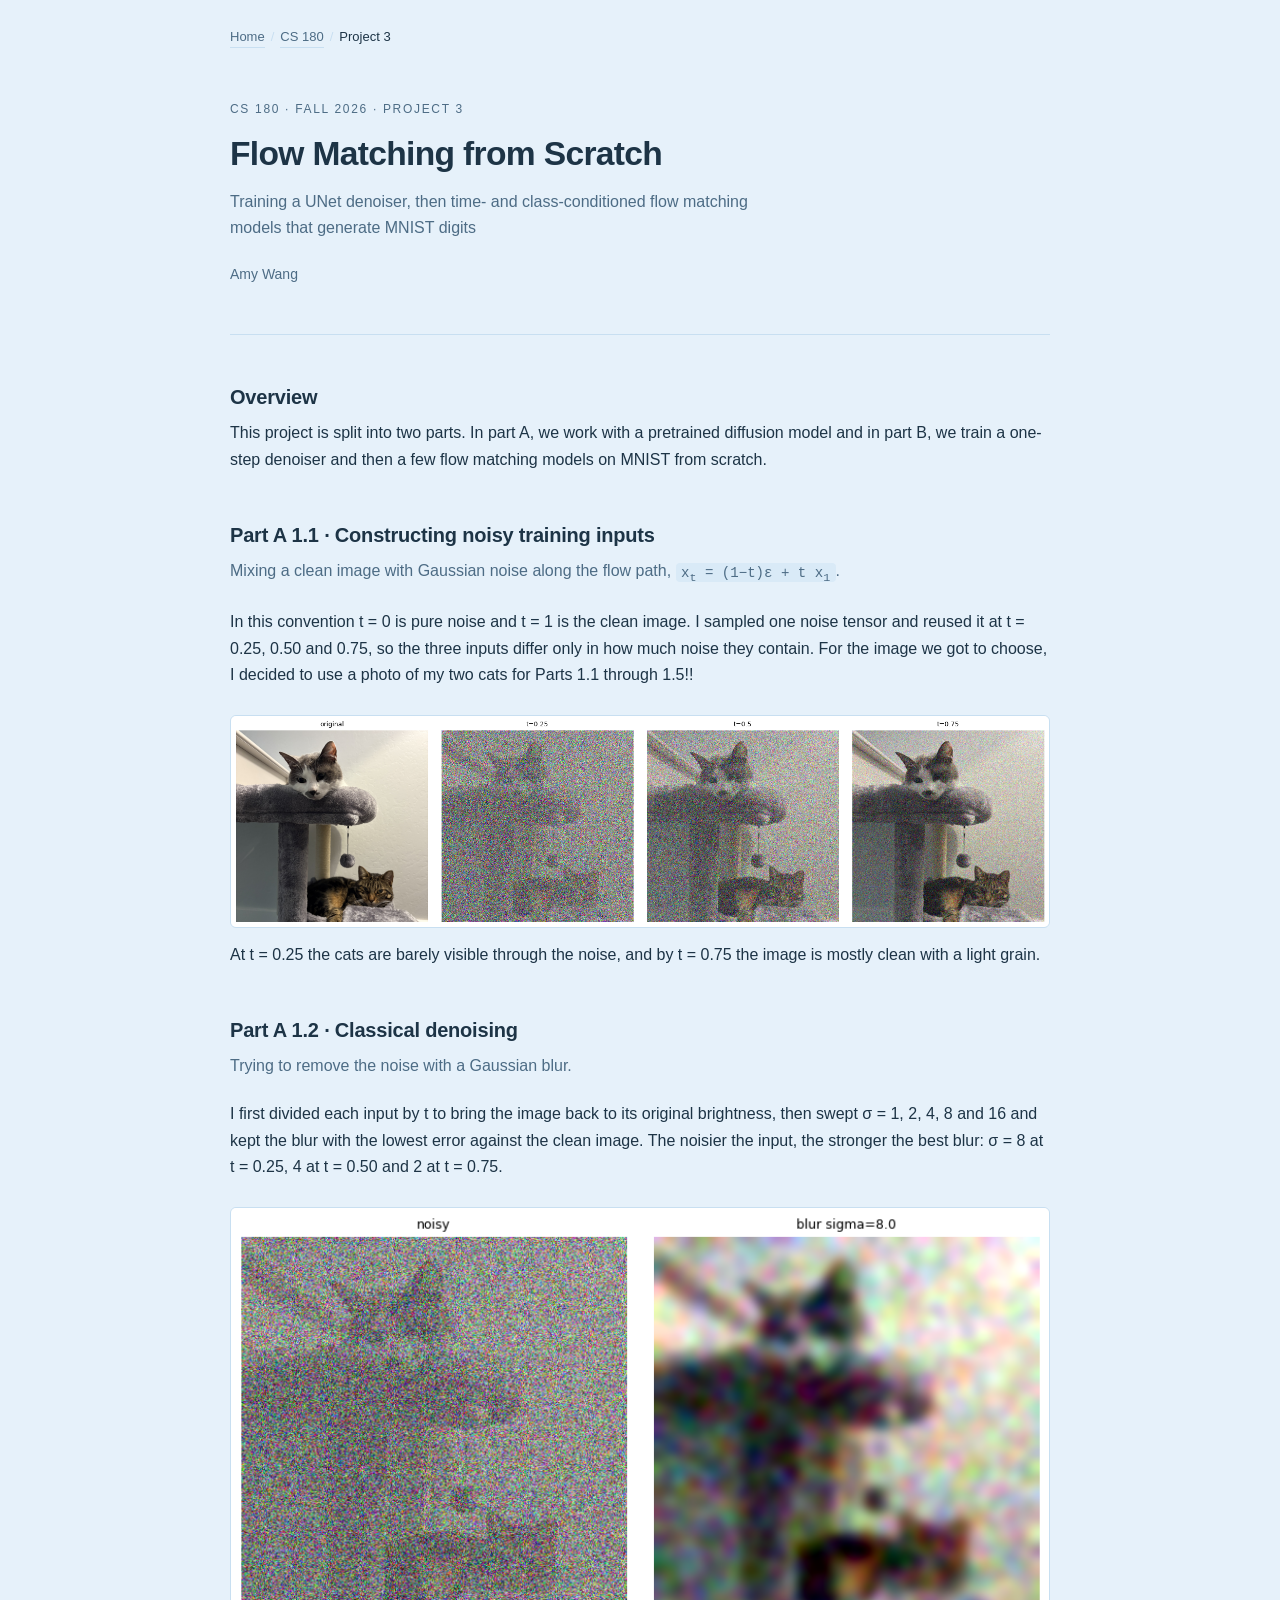
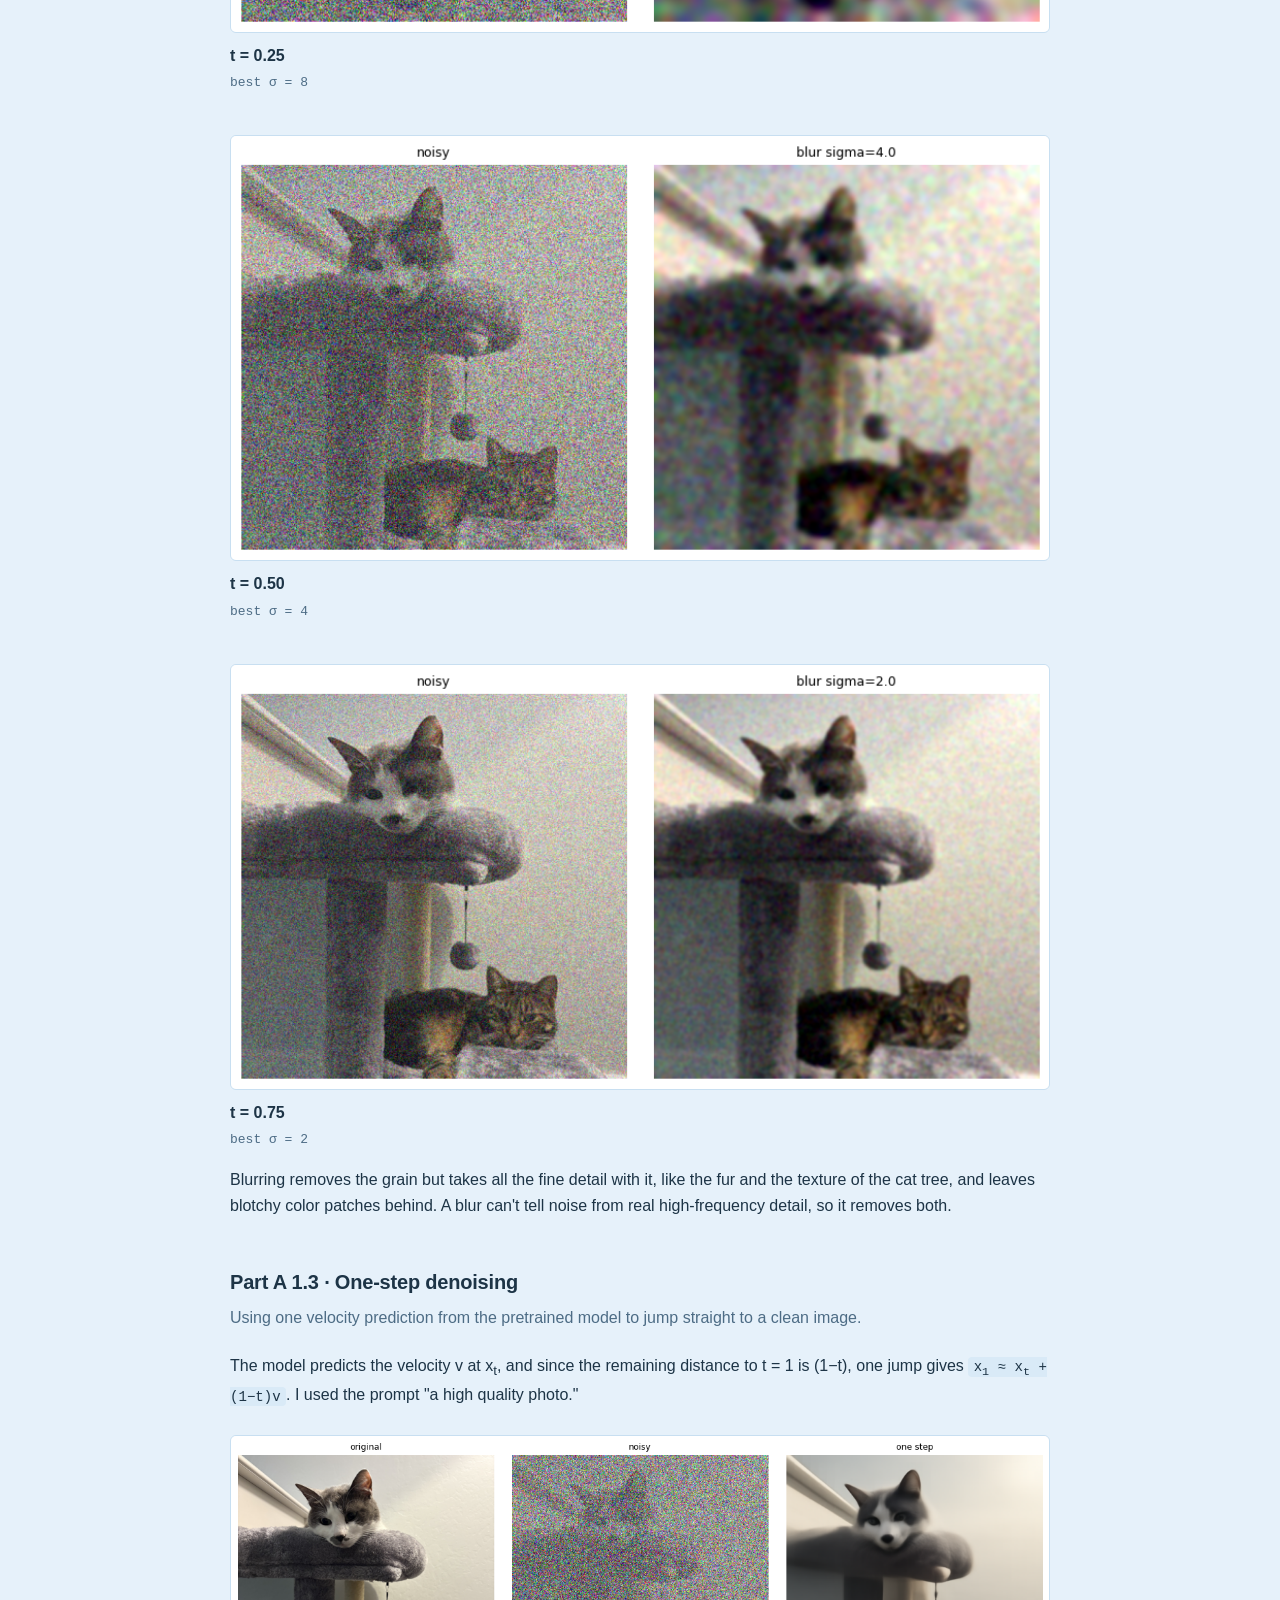
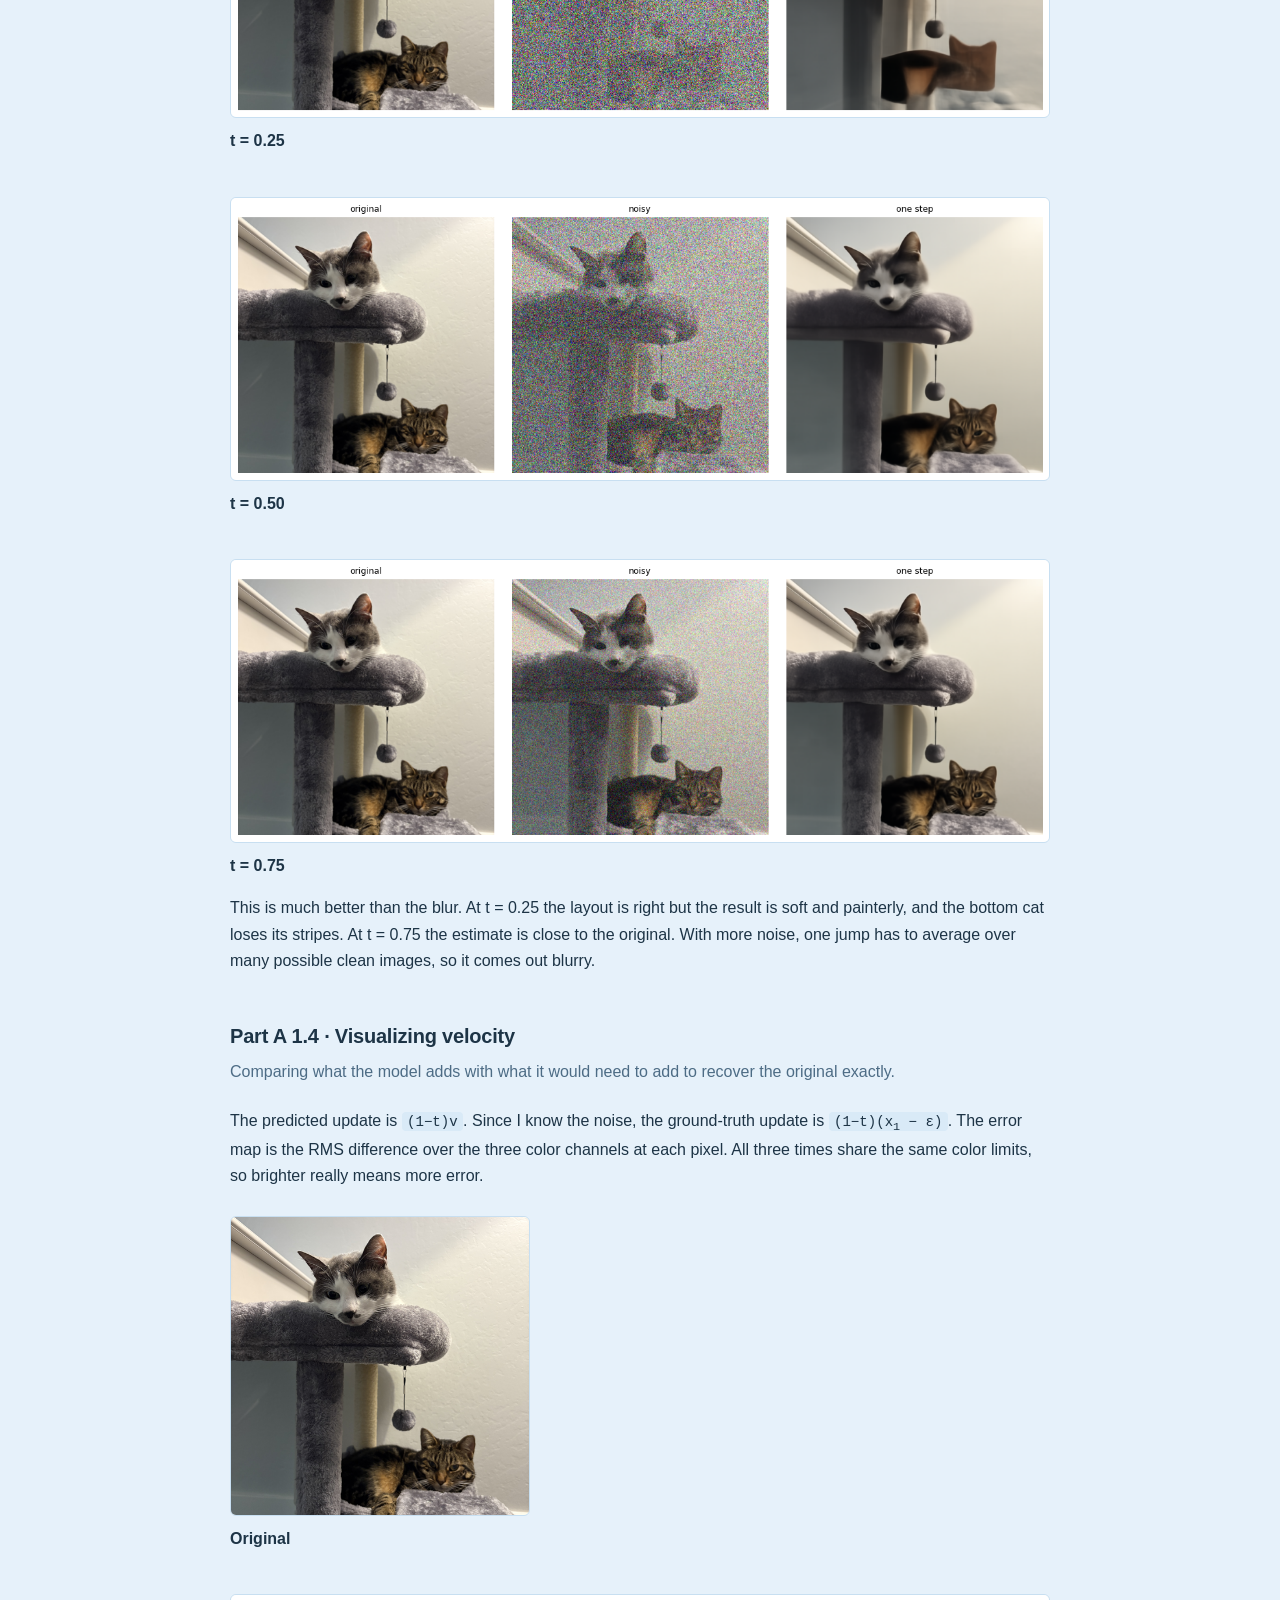
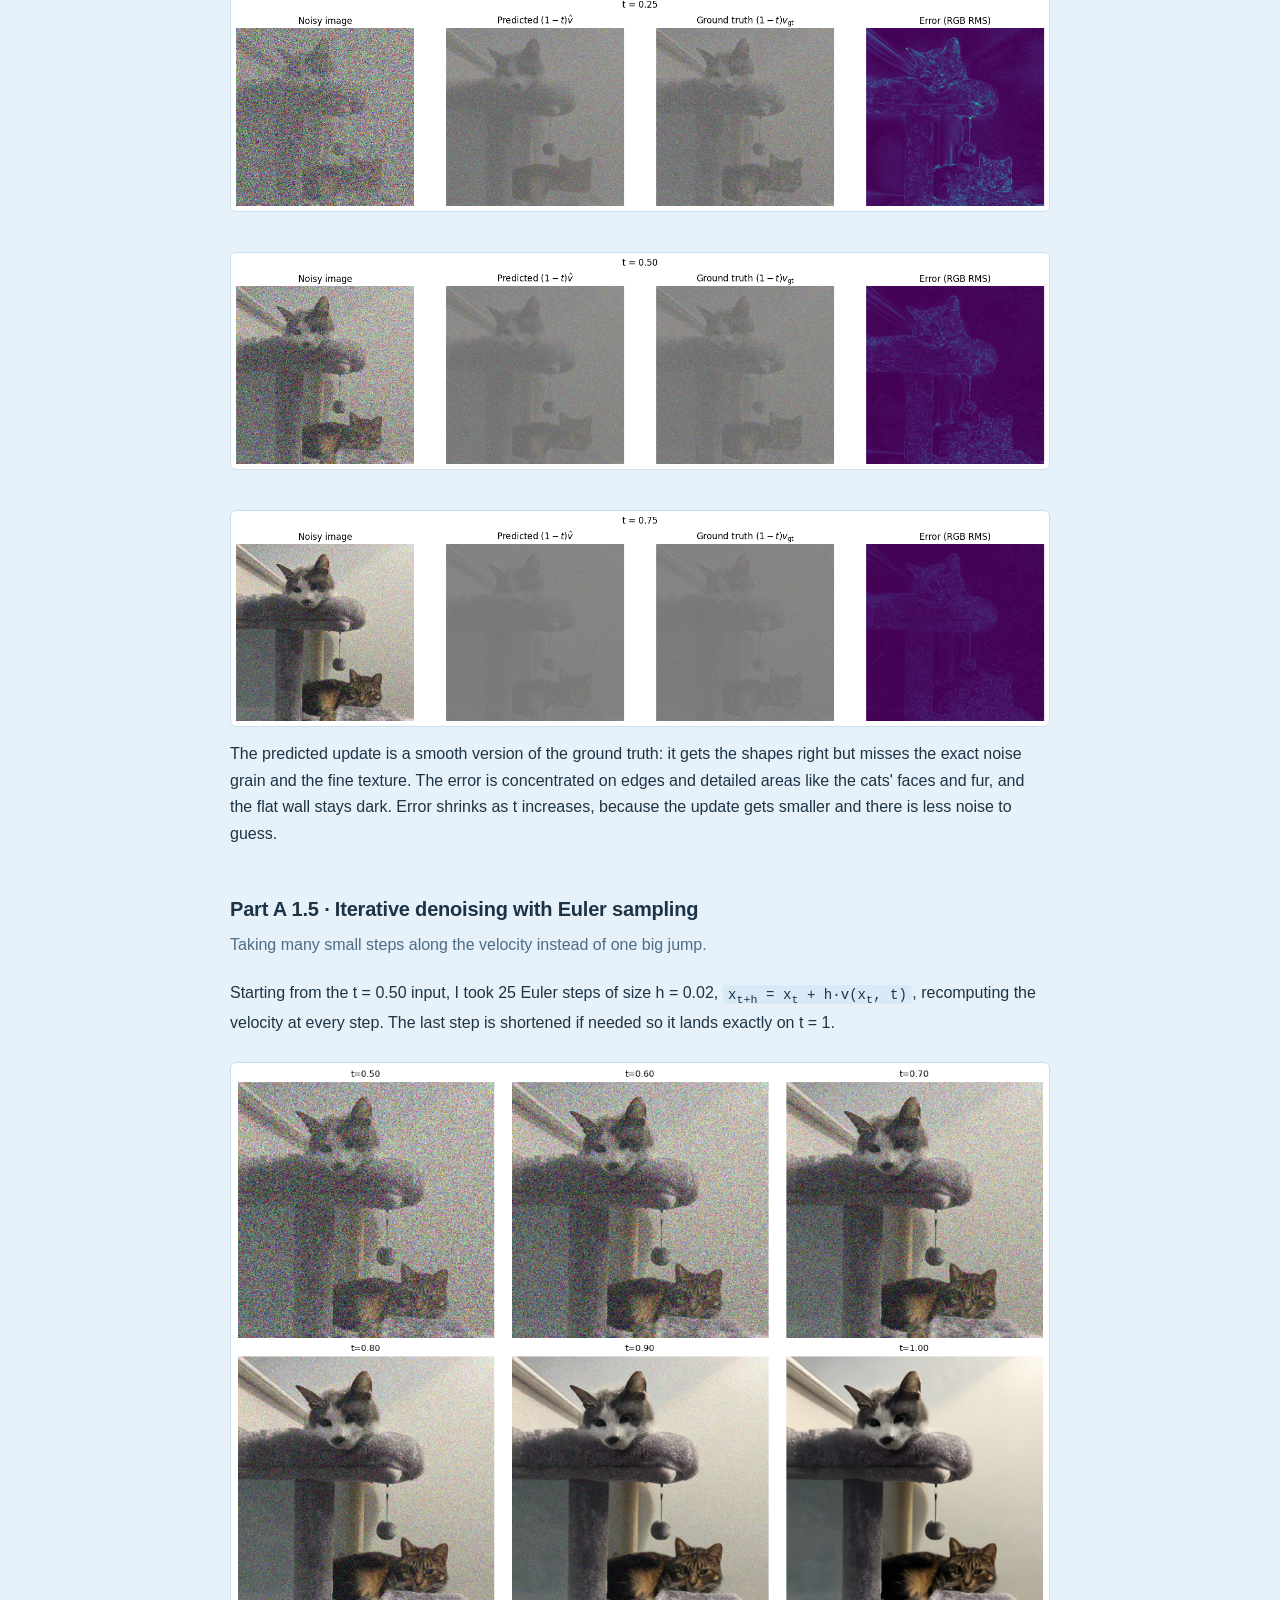
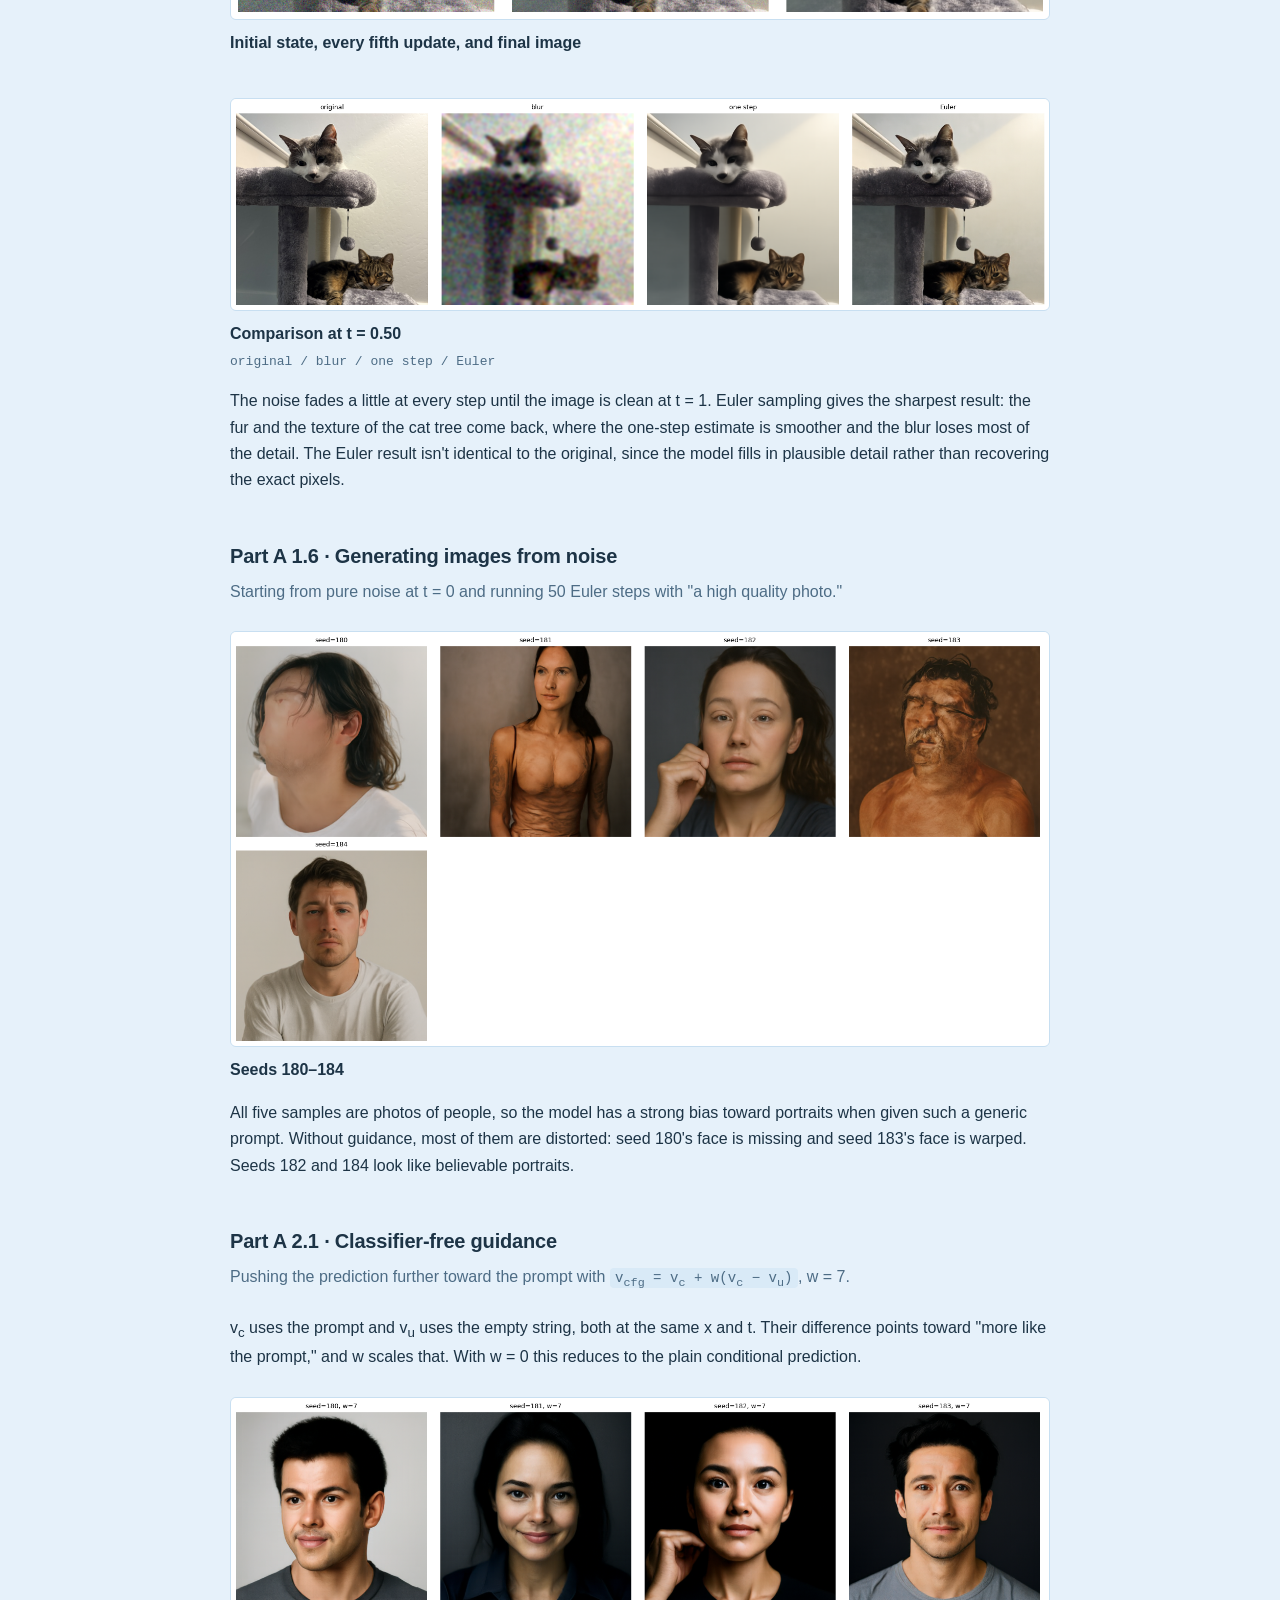
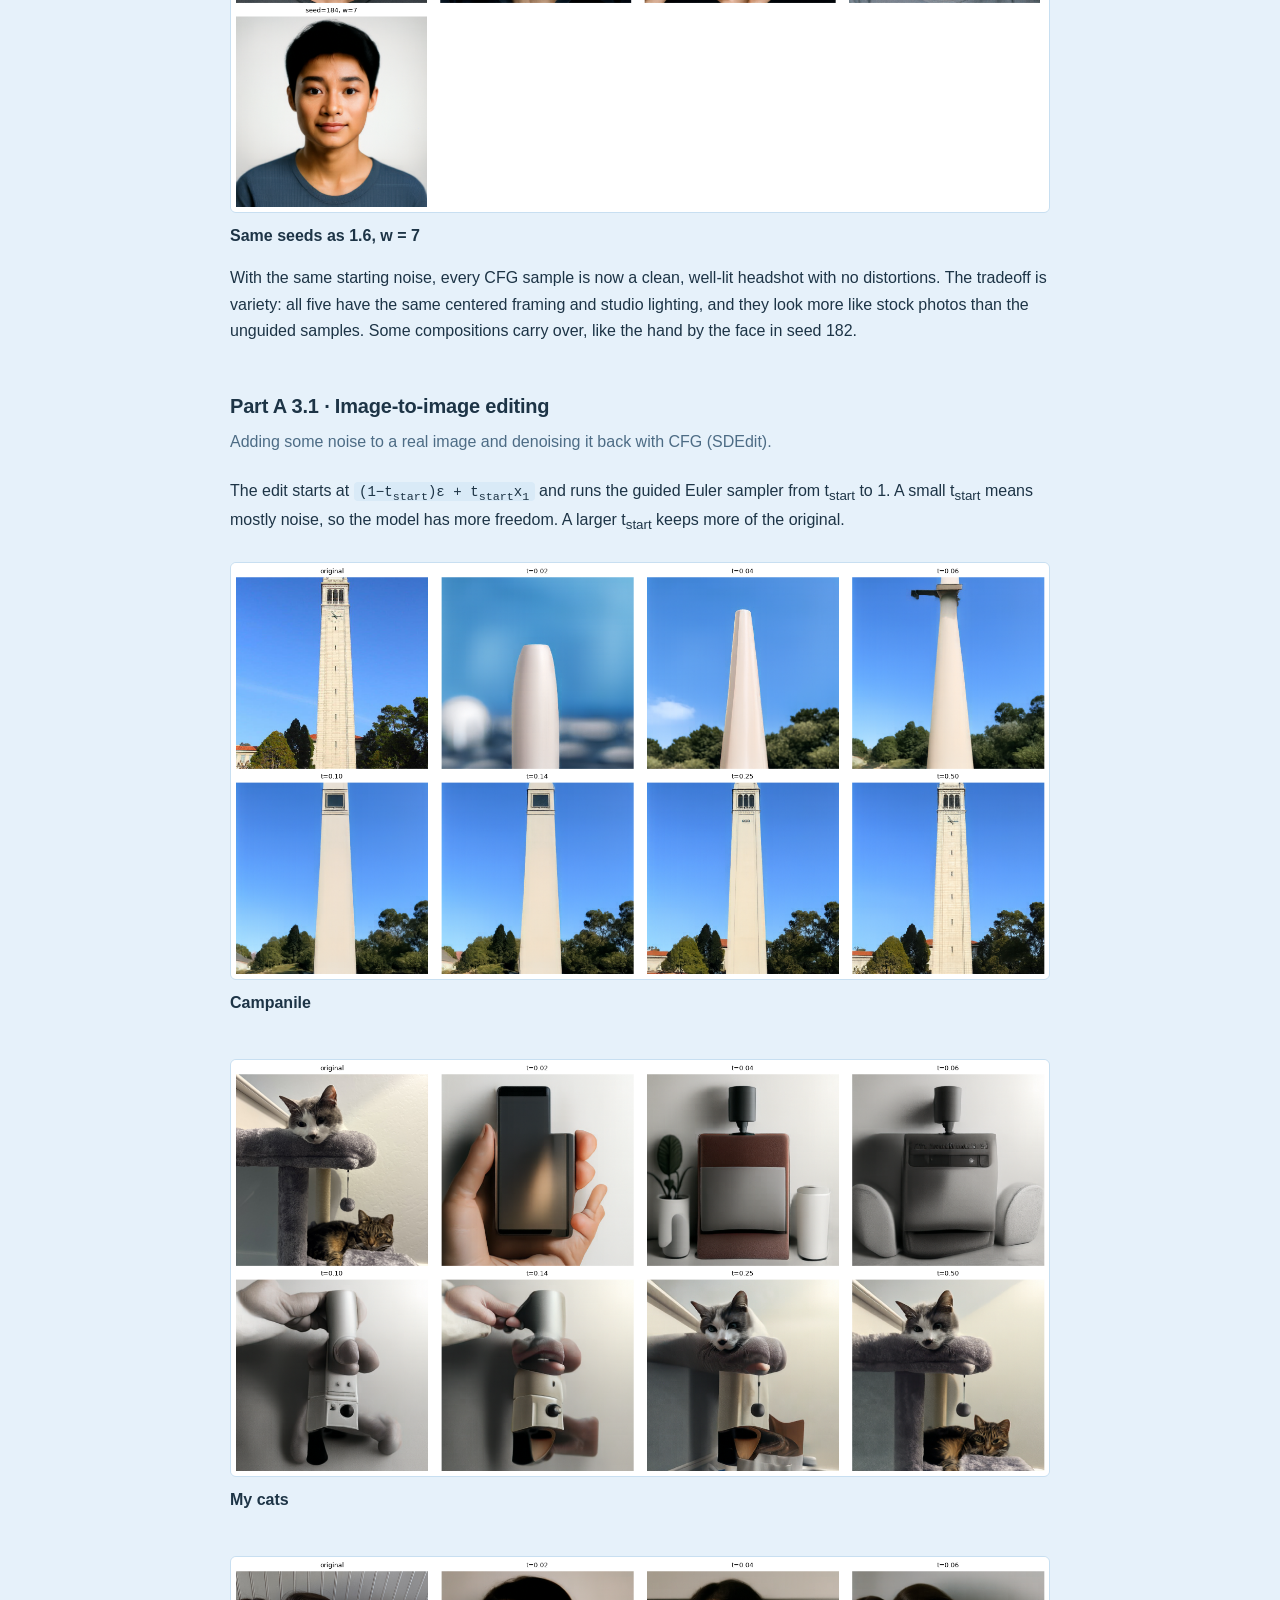
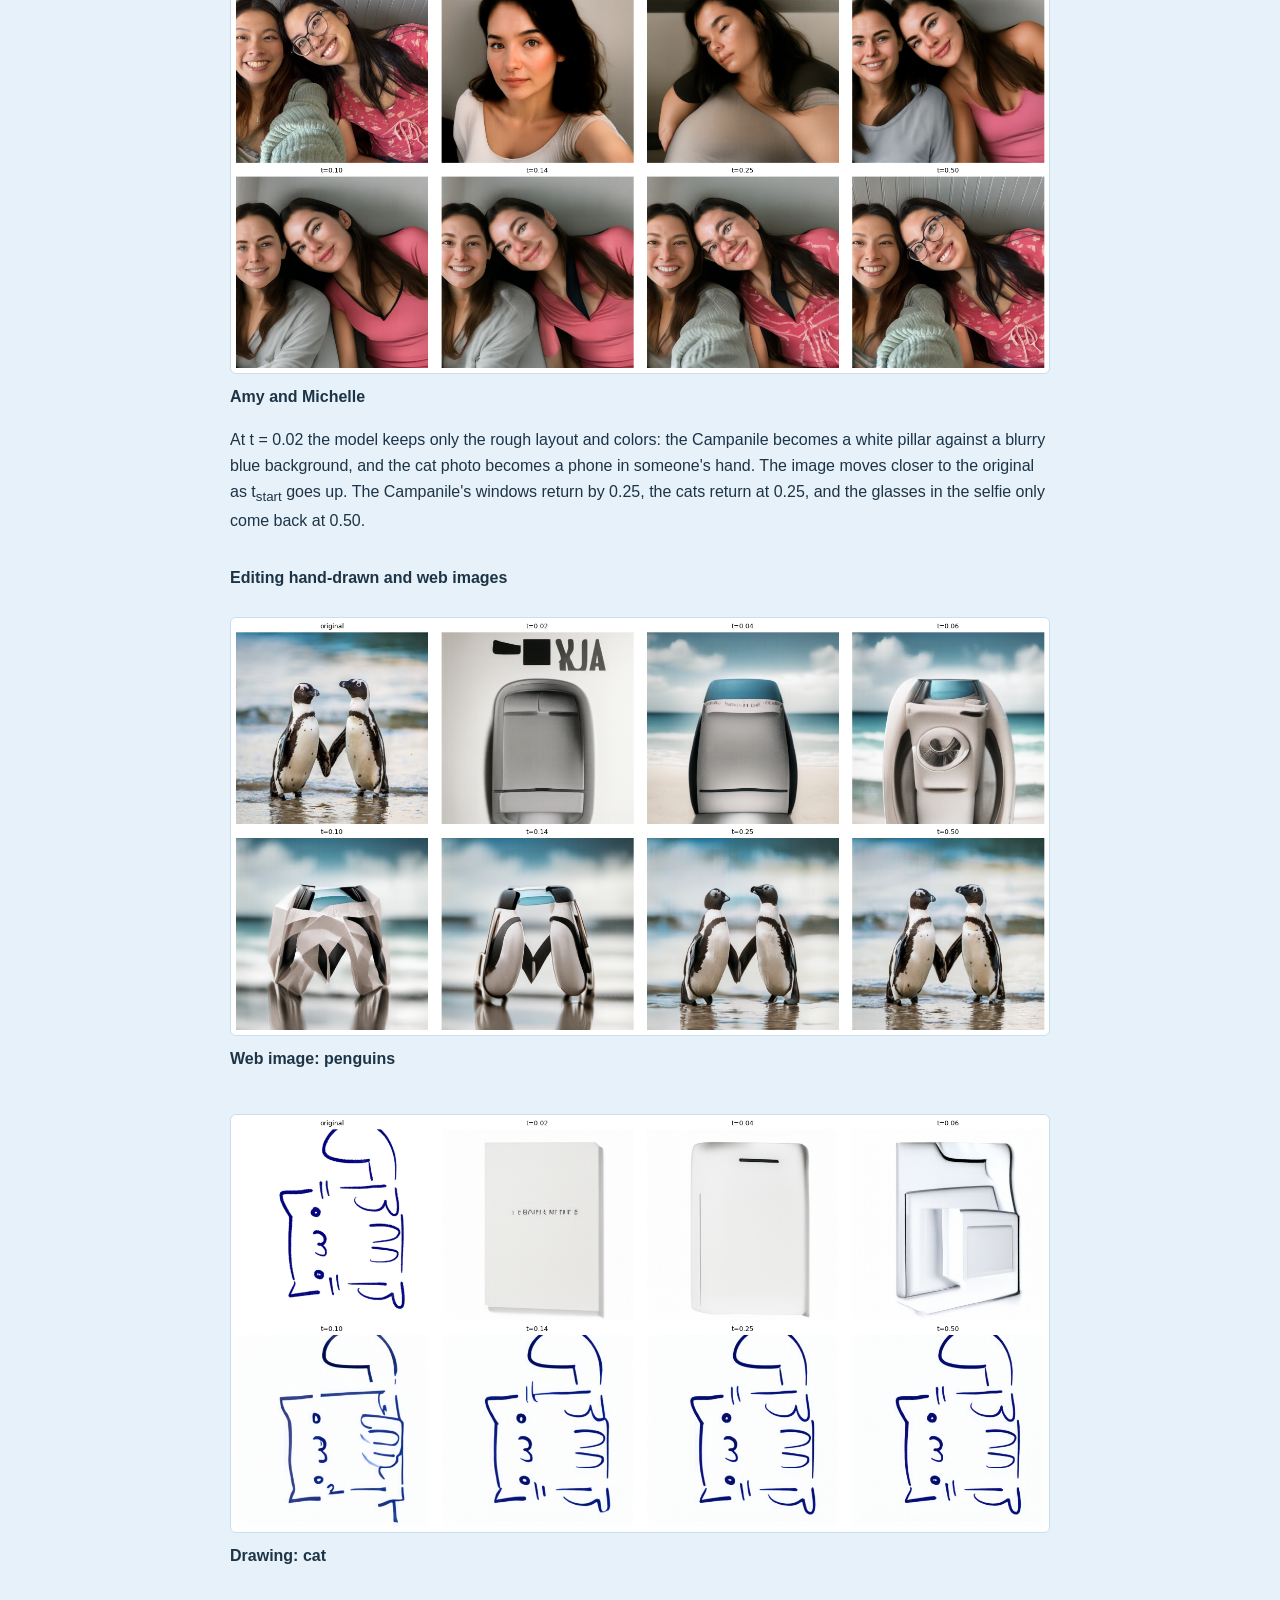
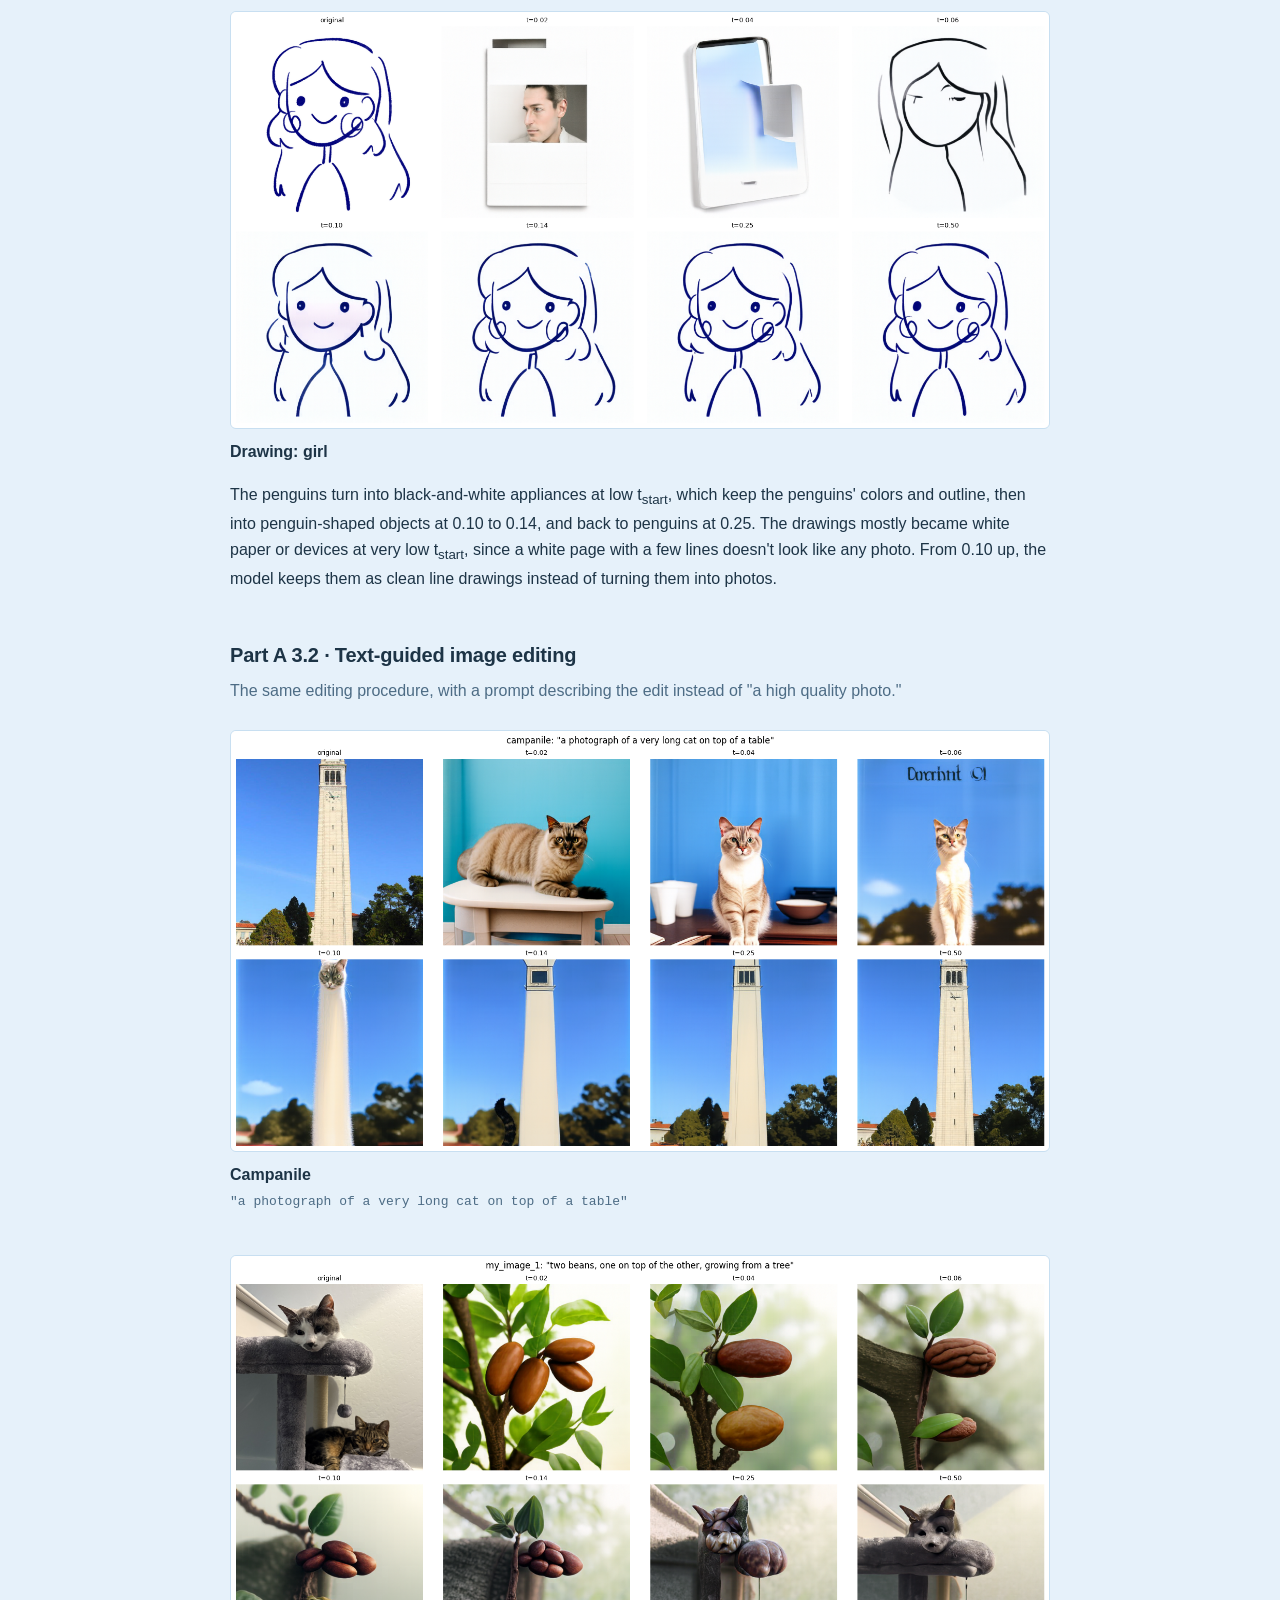
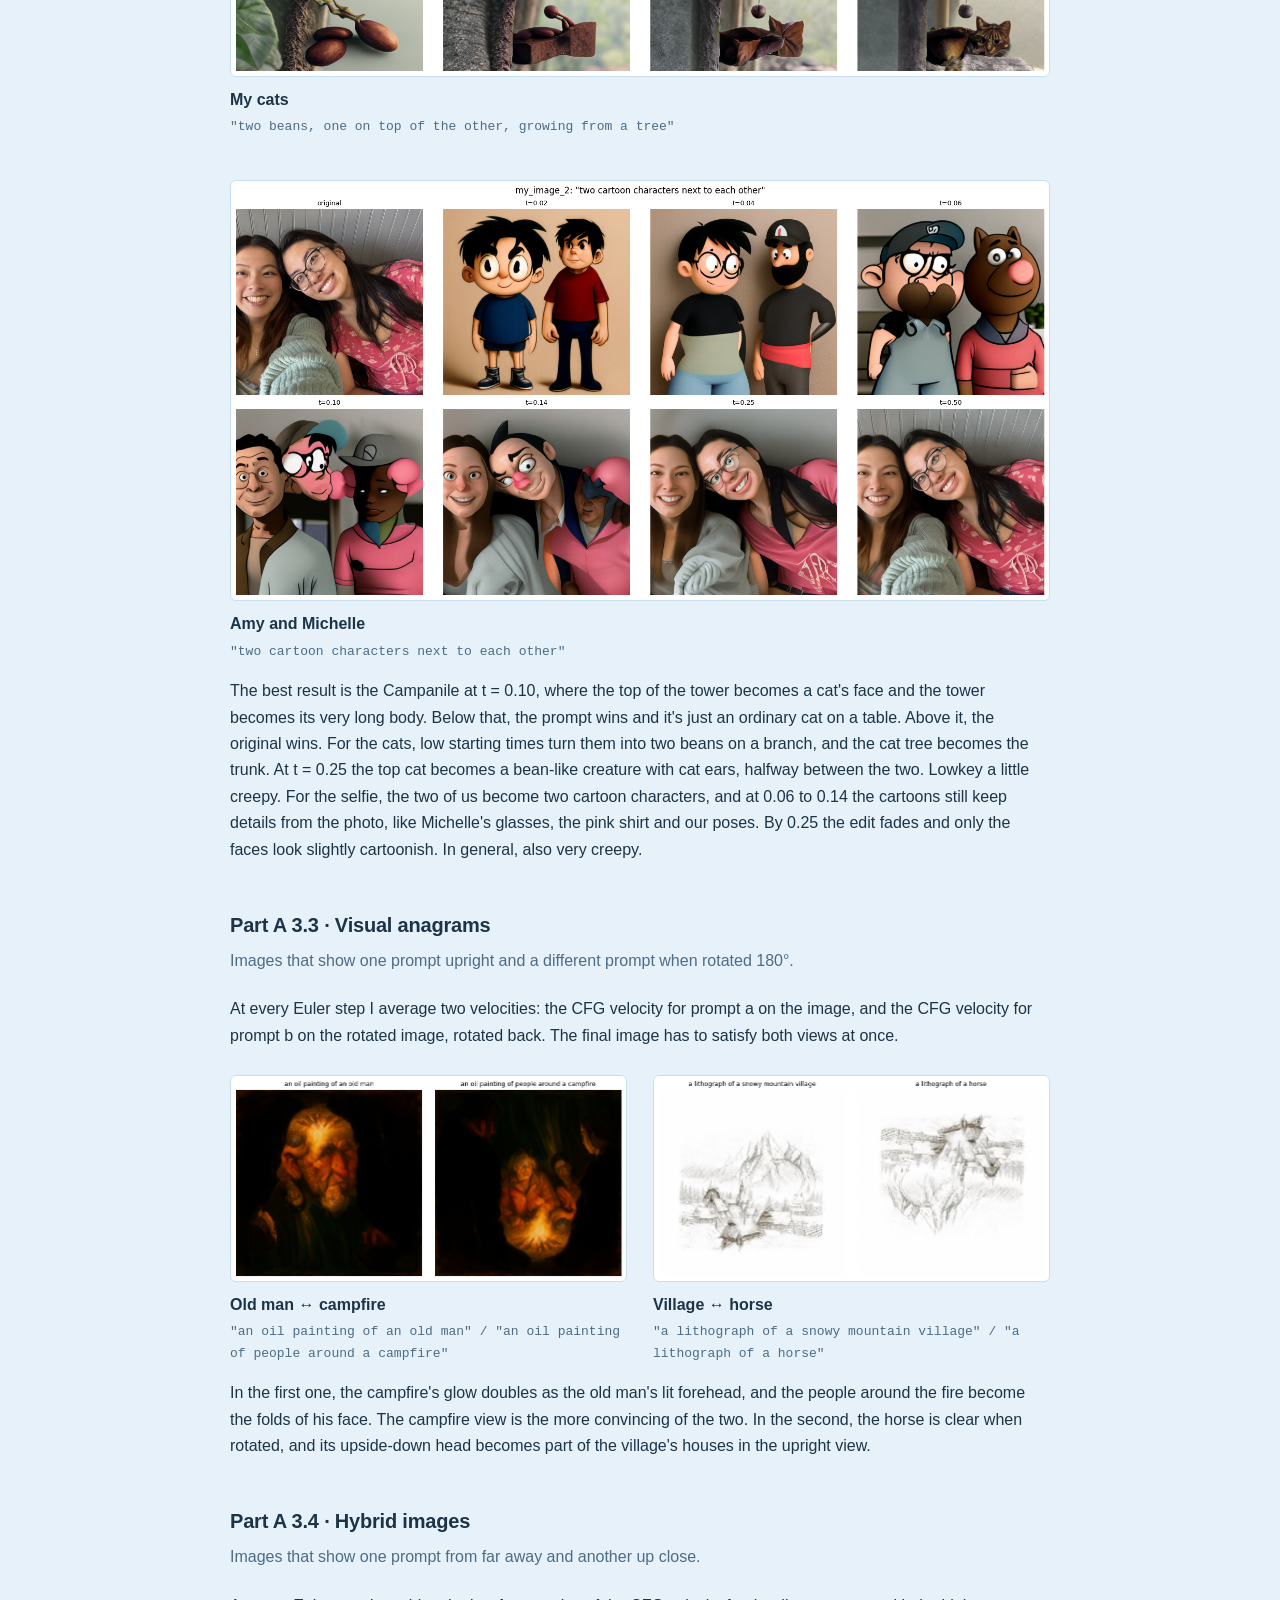
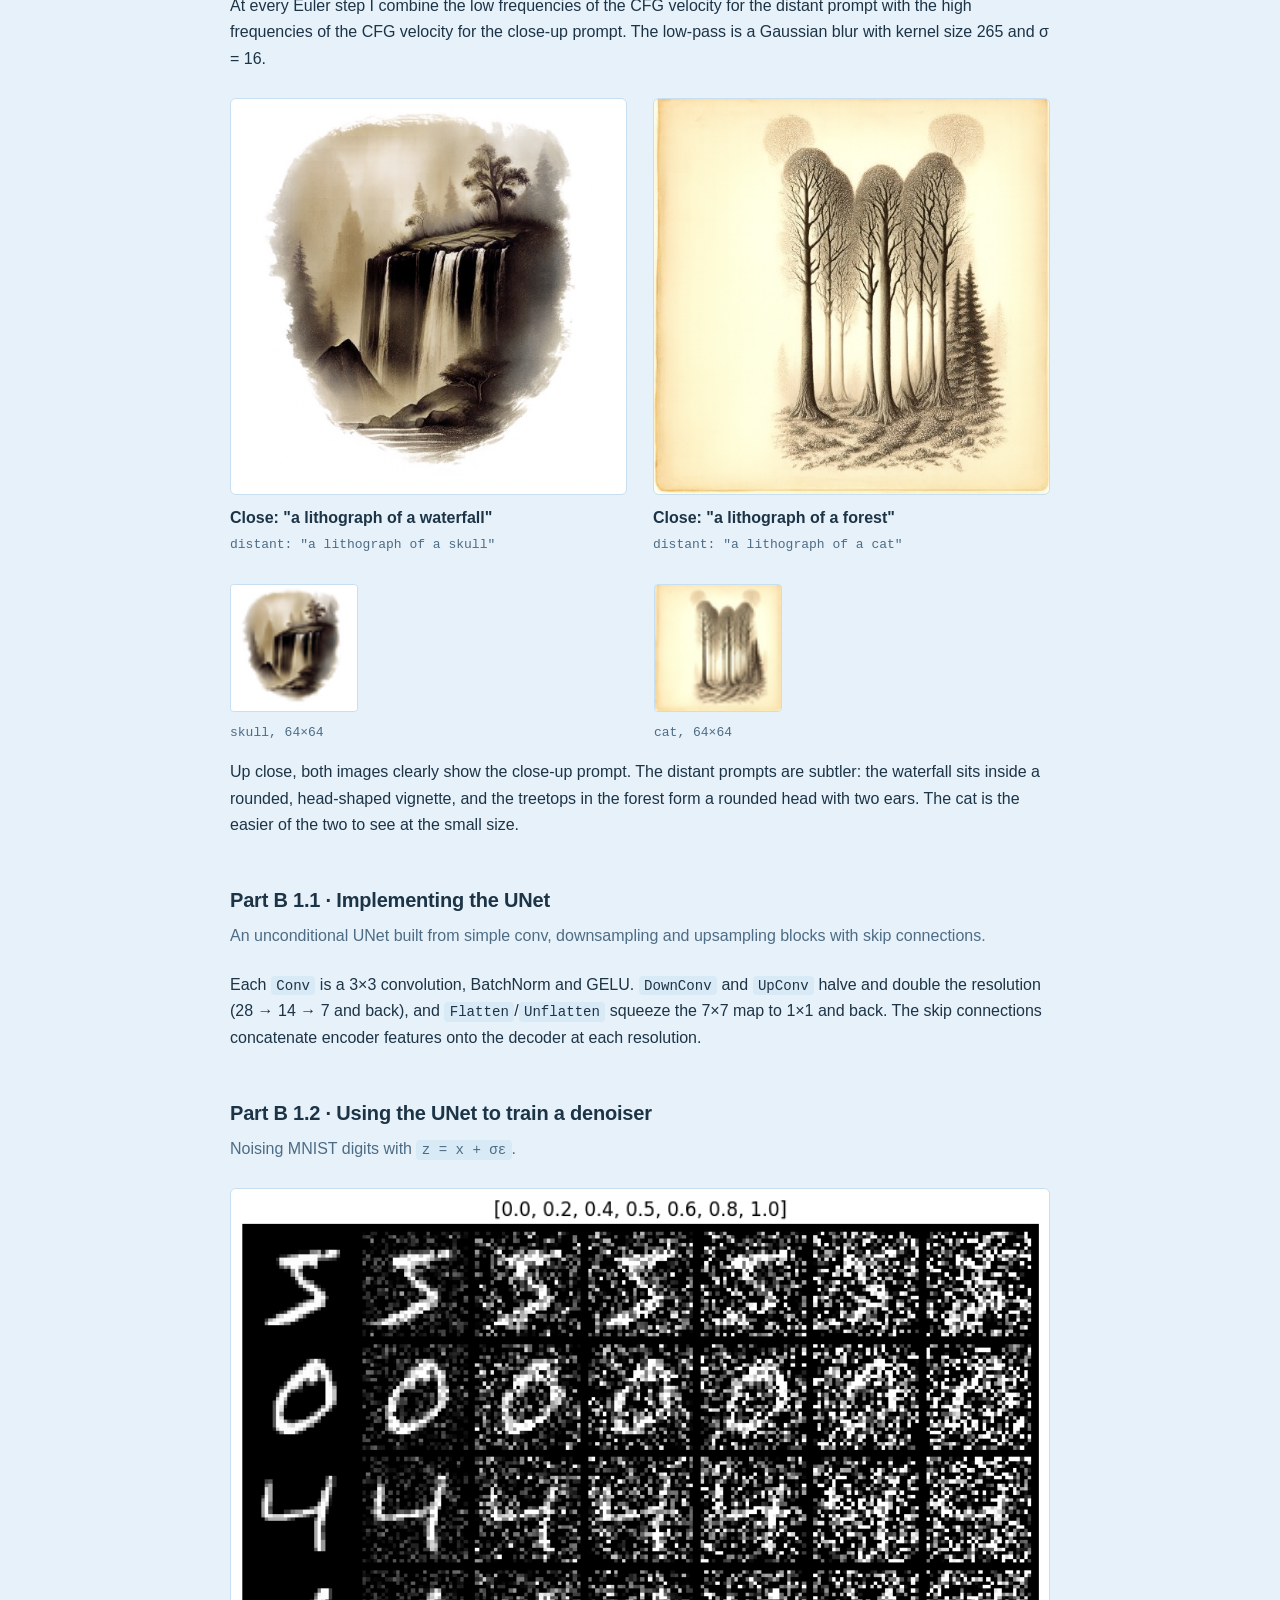
<file: 3/index.html>
<!doctype html>
<html lang="en">
<head>
<meta charset="utf-8">
<meta name="viewport" content="width=device-width, initial-scale=1, viewport-fit=cover">
<title>Project 3 &middot; Flow Matching from Scratch</title>
<link rel="stylesheet" href="../style.css">
</head>
<body>
<div class="wrap">

<nav class="crumbs">
  <a href="../index.html">Home</a> <span>/</span>
  <a href="../cs180/index.html">CS 180</a> <span>/</span>
  <span class="here">Project 3</span>
</nav>

<header>
  <p class="eyebrow">CS 180 &middot; Fall 2026 &middot; Project 3</p>
  <h1>Flow Matching from Scratch</h1>
  <p class="sub">Training a UNet denoiser, then time- and class-conditioned flow matching models that generate MNIST digits</p>
  <p class="byline">Amy Wang</p>
</header>

<h2 id="overview">Overview</h2>
<p>This project is split into two parts. In part A, we work with a pretrained diffusion model and in part B, we train a one-step denoiser and then a few flow matching models on MNIST from scratch.</p>

<!-- ======================= PART A ======================= -->

<h2 id="part-a-1-1">Part A 1.1 &middot; Constructing noisy training inputs</h2>
<p class="lede">Mixing a clean image with Gaussian noise along the flow path, <code>x<sub>t</sub> = (1&minus;t)&epsilon; + t x<sub>1</sub></code>.</p>
<p>In this convention t = 0 is pure noise and t = 1 is the clean image. I sampled one noise tensor and reused it at t = 0.25, 0.50 and 0.75, so the three inputs differ only in how much noise they contain. For the image we got to choose, I decided to use a photo of my two cats for Parts 1.1 through 1.5!!</p>
<div class="gallery">
<figure class="shot">
  <a href="media/a_training_inputs.png"><img src="media/a_training_inputs.png" alt="cat photo and noisy versions at t = 0.25, 0.5 and 0.75" loading="lazy"></a>
</figure>
</div>
<p style="margin-top:14px">At t = 0.25 the cats are barely visible through the noise, and by t = 0.75 the image is mostly clean with a light grain.</p>

<h2 id="part-a-1-2">Part A 1.2 &middot; Classical denoising</h2>
<p class="lede">Trying to remove the noise with a Gaussian blur.</p>
<p>I first divided each input by t to bring the image back to its original brightness, then swept &sigma; = 1, 2, 4, 8 and 16 and kept the blur with the lowest error against the clean image. The noisier the input, the stronger the best blur: &sigma; = 8 at t = 0.25, 4 at t = 0.50 and 2 at t = 0.75.</p>
<div class="gallery">
<figure class="shot">
  <a href="media/a_blur_0.25.png"><img src="media/a_blur_0.25.png" alt="noisy input at t 0.25 and its blur with sigma 8" loading="lazy"></a>
  <figcaption><span class="figname">t = 0.25</span><span class="offs">best &sigma; = 8</span></figcaption>
</figure>
<figure class="shot">
  <a href="media/a_blur_0.50.png"><img src="media/a_blur_0.50.png" alt="noisy input at t 0.5 and its blur with sigma 4" loading="lazy"></a>
  <figcaption><span class="figname">t = 0.50</span><span class="offs">best &sigma; = 4</span></figcaption>
</figure>
<figure class="shot">
  <a href="media/a_blur_0.75.png"><img src="media/a_blur_0.75.png" alt="noisy input at t 0.75 and its blur with sigma 2" loading="lazy"></a>
  <figcaption><span class="figname">t = 0.75</span><span class="offs">best &sigma; = 2</span></figcaption>
</figure>
</div>
<p style="margin-top:14px">Blurring removes the grain but takes all the fine detail with it, like the fur and the texture of the cat tree, and leaves blotchy color patches behind. A blur can't tell noise from real high-frequency detail, so it removes both.</p>

<h2 id="part-a-1-3">Part A 1.3 &middot; One-step denoising</h2>
<p class="lede">Using one velocity prediction from the pretrained model to jump straight to a clean image.</p>
<p>The model predicts the velocity v at x<sub>t</sub>, and since the remaining distance to t = 1 is (1&minus;t), one jump gives <code>x<sub>1</sub> &asymp; x<sub>t</sub> + (1&minus;t)v</code>. I used the prompt "a high quality photo."</p>
<div class="gallery">
<figure class="shot">
  <a href="media/a_one_step_0.25.png"><img src="media/a_one_step_0.25.png" alt="original, noisy at t 0.25, and one-step estimate" loading="lazy"></a>
  <figcaption><span class="figname">t = 0.25</span></figcaption>
</figure>
<figure class="shot">
  <a href="media/a_one_step_0.50.png"><img src="media/a_one_step_0.50.png" alt="original, noisy at t 0.5, and one-step estimate" loading="lazy"></a>
  <figcaption><span class="figname">t = 0.50</span></figcaption>
</figure>
<figure class="shot">
  <a href="media/a_one_step_0.75.png"><img src="media/a_one_step_0.75.png" alt="original, noisy at t 0.75, and one-step estimate" loading="lazy"></a>
  <figcaption><span class="figname">t = 0.75</span></figcaption>
</figure>
</div>
<p style="margin-top:14px">This is much better than the blur. At t = 0.25 the layout is right but the result is soft and painterly, and the bottom cat loses its stripes. At t = 0.75 the estimate is close to the original. With more noise, one jump has to average over many possible clean images, so it comes out blurry.</p>

<h2 id="part-a-1-4">Part A 1.4 &middot; Visualizing velocity</h2>
<p class="lede">Comparing what the model adds with what it would need to add to recover the original exactly.</p>
<p>The predicted update is <code>(1&minus;t)v</code>. Since I know the noise, the ground-truth update is <code>(1&minus;t)(x<sub>1</sub> &minus; &epsilon;)</code>. The error map is the RMS difference over the three color channels at each pixel. All three times share the same color limits, so brighter really means more error.</p>
<div class="gallery">
<figure class="shot" style="max-width:300px">
  <a href="media/a_own_image.png"><img src="media/a_own_image.png" alt="original cat photo" loading="lazy"></a>
  <figcaption><span class="figname">Original</span></figcaption>
</figure>
<figure class="shot">
  <a href="media/a_velocity_0.25.png"><img src="media/a_velocity_0.25.png" alt="noisy image, predicted update, ground-truth update and error map at t 0.25" loading="lazy"></a>
</figure>
<figure class="shot">
  <a href="media/a_velocity_0.50.png"><img src="media/a_velocity_0.50.png" alt="noisy image, predicted update, ground-truth update and error map at t 0.5" loading="lazy"></a>
</figure>
<figure class="shot">
  <a href="media/a_velocity_0.75.png"><img src="media/a_velocity_0.75.png" alt="noisy image, predicted update, ground-truth update and error map at t 0.75" loading="lazy"></a>
</figure>
</div>
<p style="margin-top:14px">The predicted update is a smooth version of the ground truth: it gets the shapes right but misses the exact noise grain and the fine texture. The error is concentrated on edges and detailed areas like the cats' faces and fur, and the flat wall stays dark. Error shrinks as t increases, because the update gets smaller and there is less noise to guess.</p>

<h2 id="part-a-1-5">Part A 1.5 &middot; Iterative denoising with Euler sampling</h2>
<p class="lede">Taking many small steps along the velocity instead of one big jump.</p>
<p>Starting from the t = 0.50 input, I took 25 Euler steps of size h = 0.02, <code>x<sub>t+h</sub> = x<sub>t</sub> + h&middot;v(x<sub>t</sub>, t)</code>, recomputing the velocity at every step. The last step is shortened if needed so it lands exactly on t = 1.</p>
<div class="gallery">
<figure class="shot">
  <a href="media/a_trajectory.png"><img src="media/a_trajectory.png" alt="Euler trajectory from t 0.5 to 1.0, every fifth step" loading="lazy"></a>
  <figcaption><span class="figname">Initial state, every fifth update, and final image</span></figcaption>
</figure>
<figure class="shot">
  <a href="media/a_comparison.png"><img src="media/a_comparison.png" alt="original, Gaussian blur, one-step estimate and Euler result at t 0.5" loading="lazy"></a>
  <figcaption><span class="figname">Comparison at t = 0.50</span><span class="offs">original / blur / one step / Euler</span></figcaption>
</figure>
</div>
<p style="margin-top:14px">The noise fades a little at every step until the image is clean at t = 1. Euler sampling gives the sharpest result: the fur and the texture of the cat tree come back, where the one-step estimate is smoother and the blur loses most of the detail. The Euler result isn't identical to the original, since the model fills in plausible detail rather than recovering the exact pixels.</p>

<h2 id="part-a-1-6">Part A 1.6 &middot; Generating images from noise</h2>
<p class="lede">Starting from pure noise at t = 0 and running 50 Euler steps with "a high quality photo."</p>
<div class="gallery">
<figure class="shot">
  <a href="media/a_conditional_samples.png"><img src="media/a_conditional_samples.png" alt="five samples from pure noise with seeds 180 to 184" loading="lazy"></a>
  <figcaption><span class="figname">Seeds 180&ndash;184</span></figcaption>
</figure>
</div>
<p style="margin-top:14px">All five samples are photos of people, so the model has a strong bias toward portraits when given such a generic prompt. Without guidance, most of them are distorted: seed 180's face is missing and seed 183's face is warped. Seeds 182 and 184 look like believable portraits.</p>

<h2 id="part-a-2-1">Part A 2.1 &middot; Classifier-free guidance</h2>
<p class="lede">Pushing the prediction further toward the prompt with <code>v<sub>cfg</sub> = v<sub>c</sub> + w(v<sub>c</sub> &minus; v<sub>u</sub>)</code>, w = 7.</p>
<p>v<sub>c</sub> uses the prompt and v<sub>u</sub> uses the empty string, both at the same x and t. Their difference points toward "more like the prompt," and w scales that. With w = 0 this reduces to the plain conditional prediction.</p>
<div class="gallery">
<figure class="shot">
  <a href="media/a_cfg_samples.png"><img src="media/a_cfg_samples.png" alt="five CFG samples with w 7 using the same seeds as 1.6" loading="lazy"></a>
  <figcaption><span class="figname">Same seeds as 1.6, w = 7</span></figcaption>
</figure>
</div>
<p style="margin-top:14px">With the same starting noise, every CFG sample is now a clean, well-lit headshot with no distortions. The tradeoff is variety: all five have the same centered framing and studio lighting, and they look more like stock photos than the unguided samples. Some compositions carry over, like the hand by the face in seed 182.</p>

<h2 id="part-a-3-1">Part A 3.1 &middot; Image-to-image editing</h2>
<p class="lede">Adding some noise to a real image and denoising it back with CFG (SDEdit).</p>
<p>The edit starts at <code>(1&minus;t<sub>start</sub>)&epsilon; + t<sub>start</sub>x<sub>1</sub></code> and runs the guided Euler sampler from t<sub>start</sub> to 1. A small t<sub>start</sub> means mostly noise, so the model has more freedom. A larger t<sub>start</sub> keeps more of the original.</p>
<div class="gallery">
<figure class="shot">
  <a href="media/a_edit_campanile.png"><img src="media/a_edit_campanile.png" alt="Campanile edits at seven starting times" loading="lazy"></a>
  <figcaption><span class="figname">Campanile</span></figcaption>
</figure>
<figure class="shot">
  <a href="media/a_edit_my_image_1.png"><img src="media/a_edit_my_image_1.png" alt="cat photo edits at seven starting times" loading="lazy"></a>
  <figcaption><span class="figname">My cats</span></figcaption>
</figure>
<figure class="shot">
  <a href="media/a_edit_my_image_2.png"><img src="media/a_edit_my_image_2.png" alt="selfie edits at seven starting times" loading="lazy"></a>
  <figcaption><span class="figname">Amy and Michelle</span></figcaption>
</figure>
</div>
<p style="margin-top:14px">At t = 0.02 the model keeps only the rough layout and colors: the Campanile becomes a white pillar against a blurry blue background, and the cat photo becomes a phone in someone's hand. The image moves closer to the original as t<sub>start</sub> goes up. The Campanile's windows return by 0.25, the cats return at 0.25, and the glasses in the selfie only come back at 0.50.</p>

<h3>Editing hand-drawn and web images</h3>
<div class="gallery">
<figure class="shot">
  <a href="media/a_edit_web_image.png"><img src="media/a_edit_web_image.png" alt="penguin photo edits at seven starting times" loading="lazy"></a>
  <figcaption><span class="figname">Web image: penguins</span></figcaption>
</figure>
<figure class="shot">
  <a href="media/a_edit_drawing_1.png"><img src="media/a_edit_drawing_1.png" alt="cat drawing edits at seven starting times" loading="lazy"></a>
  <figcaption><span class="figname">Drawing: cat</span></figcaption>
</figure>
<figure class="shot">
  <a href="media/a_edit_drawing_2.png"><img src="media/a_edit_drawing_2.png" alt="drawing of a girl edits at seven starting times" loading="lazy"></a>
  <figcaption><span class="figname">Drawing: girl</span></figcaption>
</figure>
</div>
<p style="margin-top:14px">The penguins turn into black-and-white appliances at low t<sub>start</sub>, which keep the penguins' colors and outline, then into penguin-shaped objects at 0.10 to 0.14, and back to penguins at 0.25. The drawings mostly became white paper or devices at very low t<sub>start</sub>, since a white page with a few lines doesn't look like any photo. From 0.10 up, the model keeps them as clean line drawings instead of turning them into photos.</p>

<h2 id="part-a-3-2">Part A 3.2 &middot; Text-guided image editing</h2>
<p class="lede">The same editing procedure, with a prompt describing the edit instead of "a high quality photo."</p>
<div class="gallery">
<figure class="shot">
  <a href="media/a_textedit_campanile.png"><img src="media/a_textedit_campanile.png" alt="Campanile edited toward a very long cat on top of a table" loading="lazy"></a>
  <figcaption><span class="figname">Campanile</span><span class="offs">"a photograph of a very long cat on top of a table"</span></figcaption>
</figure>
<figure class="shot">
  <a href="media/a_textedit_my_image_1.png"><img src="media/a_textedit_my_image_1.png" alt="cat photo edited toward two beans growing from a tree" loading="lazy"></a>
  <figcaption><span class="figname">My cats</span><span class="offs">"two beans, one on top of the other, growing from a tree"</span></figcaption>
</figure>
<figure class="shot">
  <a href="media/a_textedit_my_image_2.png"><img src="media/a_textedit_my_image_2.png" alt="selfie edited toward two cartoon characters" loading="lazy"></a>
  <figcaption><span class="figname">Amy and Michelle</span><span class="offs">"two cartoon characters next to each other"</span></figcaption>
</figure>
</div>
<p style="margin-top:14px">The best result is the Campanile at t = 0.10, where the top of the tower becomes a cat's face and the tower becomes its very long body. Below that, the prompt wins and it's just an ordinary cat on a table. Above it, the original wins. For the cats, low starting times turn them into two beans on a branch, and the cat tree becomes the trunk. At t = 0.25 the top cat becomes a bean-like creature with cat ears, halfway between the two. Lowkey a little creepy. For the selfie, the two of us become two cartoon characters, and at 0.06 to 0.14 the cartoons still keep details from the photo, like Michelle's glasses, the pink shirt and our poses. By 0.25 the edit fades and only the faces look slightly cartoonish. In general, also very creepy.</p>

<h2 id="part-a-3-3">Part A 3.3 &middot; Visual anagrams</h2>
<p class="lede">Images that show one prompt upright and a different prompt when rotated 180&deg;.</p>
<p>At every Euler step I average two velocities: the CFG velocity for prompt a on the image, and the CFG velocity for prompt b on the rotated image, rotated back. The final image has to satisfy both views at once.</p>
<div class="gallery two">
<figure class="shot">
  <a href="media/a_anagram_0.png"><img src="media/a_anagram_0.png" alt="anagram: an old man upright, people around a campfire when rotated" loading="lazy"></a>
  <figcaption><span class="figname">Old man &harr; campfire</span><span class="offs">"an oil painting of an old man" / "an oil painting of people around a campfire"</span></figcaption>
</figure>
<figure class="shot">
  <a href="media/a_anagram_1.png"><img src="media/a_anagram_1.png" alt="anagram: a snowy mountain village upright, a horse when rotated" loading="lazy"></a>
  <figcaption><span class="figname">Village &harr; horse</span><span class="offs">"a lithograph of a snowy mountain village" / "a lithograph of a horse"</span></figcaption>
</figure>
</div>
<p style="margin-top:14px">In the first one, the campfire's glow doubles as the old man's lit forehead, and the people around the fire become the folds of his face. The campfire view is the more convincing of the two. In the second, the horse is clear when rotated, and its upside-down head becomes part of the village's houses in the upright view.</p>

<h2 id="part-a-3-4">Part A 3.4 &middot; Hybrid images</h2>
<p class="lede">Images that show one prompt from far away and another up close.</p>
<p>At every Euler step I combine the low frequencies of the CFG velocity for the distant prompt with the high frequencies of the CFG velocity for the close-up prompt. The low-pass is a Gaussian blur with kernel size 265 and &sigma; = 16.</p>
<div class="gallery two">
<figure class="shot">
  <a href="media/a_hybrid_0_full.png"><img src="media/a_hybrid_0_full.png" alt="hybrid: a waterfall up close, a skull from far away" loading="lazy"></a>
  <figcaption><span class="figname">Close: "a lithograph of a waterfall"</span><span class="offs">distant: "a lithograph of a skull"</span></figcaption>
</figure>
<figure class="shot">
  <a href="media/a_hybrid_1_full.png"><img src="media/a_hybrid_1_full.png" alt="hybrid: a forest up close, a cat from far away" loading="lazy"></a>
  <figcaption><span class="figname">Close: "a lithograph of a forest"</span><span class="offs">distant: "a lithograph of a cat"</span></figcaption>
</figure>
</div>
<div class="pair">
<figure class="shot" style="max-width:128px">
  <a href="media/a_hybrid_0_small.png"><img src="media/a_hybrid_0_small.png" alt="skull/waterfall hybrid at 64 by 64" loading="lazy"></a>
  <figcaption><span class="offs">skull, 64&times;64</span></figcaption>
</figure>
<figure class="shot" style="max-width:128px">
  <a href="media/a_hybrid_1_small.png"><img src="media/a_hybrid_1_small.png" alt="cat/forest hybrid at 64 by 64" loading="lazy"></a>
  <figcaption><span class="offs">cat, 64&times;64</span></figcaption>
</figure>
</div>
<p style="margin-top:14px">Up close, both images clearly show the close-up prompt. The distant prompts are subtler: the waterfall sits inside a rounded, head-shaped vignette, and the treetops in the forest form a rounded head with two ears. The cat is the easier of the two to see at the small size.</p>

<!-- ======================= PART B ======================= -->

<h2 id="part-b-1-1">Part B 1.1 &middot; Implementing the UNet</h2>
<p class="lede">An unconditional UNet built from simple conv, downsampling and upsampling blocks with skip connections.</p>
<p>Each <code>Conv</code> is a 3&times;3 convolution, BatchNorm and GELU. <code>DownConv</code> and <code>UpConv</code> halve and double the resolution (28 &rarr; 14 &rarr; 7 and back), and <code>Flatten</code>/<code>Unflatten</code> squeeze the 7&times;7 map to 1&times;1 and back. The skip connections concatenate encoder features onto the decoder at each resolution.</p>

<h2 id="part-b-1-2">Part B 1.2 &middot; Using the UNet to train a denoiser</h2>
<p class="lede">Noising MNIST digits with <code>z = x + &sigma;&epsilon;</code>.</p>
<div class="gallery">
<figure class="shot">
  <a href="media/noise_levels.png"><img src="media/noise_levels.png" alt="MNIST digits noised with sigma 0, 0.2, 0.4, 0.5, 0.6, 0.8 and 1.0" loading="lazy"></a>
</figure>
</div>
<p style="margin-top:14px">At &sigma; = 0 the digits are clean, and as &sigma; grows the noise takes over. By &sigma; = 1.0 the digit is barely visible under the noise.</p>

<h3>1.2.1 Training</h3>
<div class="tablewrap">
<table>
  <thead><tr><th>Setting</th><th>Value</th></tr></thead>
  <tbody>
    <tr><td class="nm">Noise level</td><td class="num">&sigma; = 0.5</td></tr>
    <tr><td class="nm">Hidden dim D</td><td class="num">128</td></tr>
    <tr><td class="nm">Batch size</td><td class="num">256</td></tr>
    <tr><td class="nm">Optimizer</td><td class="num">Adam, lr 1e-4</td></tr>
    <tr><td class="nm">Epochs</td><td class="num">5</td></tr>
  </tbody>
</table>
</div>
<div class="gallery">
<figure class="shot">
  <a href="media/denoise_loss.png"><img src="media/denoise_loss.png" alt="training loss curve for the sigma 0.5 denoiser" loading="lazy"></a>
</figure>
</div>
<div class="gallery two">
<figure class="shot">
  <a href="media/denoise_epoch1.png"><img src="media/denoise_epoch1.png" alt="test digits after epoch 1: clean, noisy, denoised" loading="lazy"></a>
  <figcaption><span class="figname">After epoch 1</span><span class="offs">rows: clean / noisy / denoised</span></figcaption>
</figure>
<figure class="shot">
  <a href="media/denoise_epoch5.png"><img src="media/denoise_epoch5.png" alt="test digits after epoch 5: clean, noisy, denoised" loading="lazy"></a>
  <figcaption><span class="figname">After epoch 5</span><span class="offs">rows: clean / noisy / denoised</span></figcaption>
</figure>
</div>
<p style="margin-top:14px">The denoiser removes almost all of the noise and recovers every digit. The epoch 1 and epoch 5 results look nearly the same, with clean strokes that closely match the originals. The epoch 5 strokes are slightly smoother.</p>

<h3>1.2.2 Out-of-distribution testing</h3>
<div class="gallery">
<figure class="shot">
  <a href="media/ood.png"><img src="media/ood.png" alt="denoiser trained at sigma 0.5 applied to sigma 0 through 1.0" loading="lazy"></a>
</figure>
</div>
<p style="margin-top:14px">The denoiser works well at and below &sigma; = 0.5, the level it was trained on. At &sigma; = 0.8 and 1.0 it starts to fail: the outputs get blotchy, strokes break up, and leftover noise appears, because it never saw that much noise during training.</p>

<h3>1.2.3 Denoising pure noise</h3>
<div class="gallery">
<figure class="shot">
  <a href="media/pure_noise_loss.png"><img src="media/pure_noise_loss.png" alt="training loss curve for the pure-noise denoiser" loading="lazy"></a>
</figure>
</div>
<div class="gallery two">
<figure class="shot">
  <a href="media/purenoise_epoch1.png"><img src="media/purenoise_epoch1.png" alt="outputs from pure noise after epoch 1" loading="lazy"></a>
  <figcaption><span class="figname">After epoch 1</span></figcaption>
</figure>
<figure class="shot">
  <a href="media/purenoise_epoch5.png"><img src="media/purenoise_epoch5.png" alt="outputs from pure noise after epoch 5" loading="lazy"></a>
  <figcaption><span class="figname">After epoch 5</span></figcaption>
</figure>
</div>
<p style="margin-top:14px">Every output is the same blurry, oval blob, which looks like all ten digits layered on top of each other, no matter what noise goes in. Pure noise carries no information about which digit is the target, and with an MSE loss the best possible guess is the average of all training images. So the model learns to output roughly the mean MNIST digit, the centroid of the dataset, instead of generating new digits.</p>

<h2 id="part-b-2-1">Part B 2.1 &middot; Adding time conditioning</h2>
<p class="lede">Injecting the flow time t into the UNet with fully-connected blocks.</p>
<p>Flow matching draws a straight line from a noise image x<sub>0</sub> to a real digit x<sub>1</sub>, <code>x<sub>t</sub> = (1&minus;t)x<sub>0</sub> + t x<sub>1</sub></code>, and trains the UNet to predict the velocity along it, <code>x<sub>1</sub> &minus; x<sub>0</sub></code>. To tell the network where it is on that line, t goes through two <code>FCBlock</code>s (Linear, GELU, Linear). Their outputs multiply the bottleneck and the first up block channel by channel.</p>

<h2 id="part-b-2-2">Part B 2.2 &middot; Training the time-conditioned UNet</h2>
<div class="tablewrap">
<table>
  <thead><tr><th>Setting</th><th>Value</th></tr></thead>
  <tbody>
    <tr><td class="nm">Hidden dim D</td><td class="num">64</td></tr>
    <tr><td class="nm">Batch size</td><td class="num">64</td></tr>
    <tr><td class="nm">Optimizer</td><td class="num">Adam, lr 1e-2</td></tr>
    <tr><td class="nm">Scheduler</td><td class="num">ExponentialLR, &gamma; = 0.1<sup>1/20</sup></td></tr>
    <tr><td class="nm">Epochs</td><td class="num">20 (checkpoints at 1, 5, 10)</td></tr>
  </tbody>
</table>
</div>
<div class="gallery">
<figure class="shot">
  <a href="media/time_loss.png"><img src="media/time_loss.png" alt="training loss curve for the time-conditioned UNet" loading="lazy"></a>
</figure>
</div>

<h2 id="part-b-2-3">Part B 2.3 &middot; Sampling from the time-conditioned UNet</h2>
<p class="lede">Starting from pure noise and taking 50 Euler steps along the predicted flow.</p>
<div class="gallery">
<figure class="shot">
  <a href="media/time_epoch1.png"><img src="media/time_epoch1.png" alt="time-conditioned samples after epoch 1" loading="lazy"></a>
  <figcaption><span class="figname">Epoch 1</span></figcaption>
</figure>
<figure class="shot">
  <a href="media/time_epoch5.png"><img src="media/time_epoch5.png" alt="time-conditioned samples after epoch 5" loading="lazy"></a>
  <figcaption><span class="figname">Epoch 5</span></figcaption>
</figure>
<figure class="shot">
  <a href="media/time_epoch10.png"><img src="media/time_epoch10.png" alt="time-conditioned samples after epoch 10" loading="lazy"></a>
  <figcaption><span class="figname">Epoch 10</span></figcaption>
</figure>
</div>
<p style="margin-top:14px">After epoch 1 the samples are mostly squiggles with only a few digit-like strokes. By epoch 5 about half are recognizable digits, and by epoch 10 the strokes are cleaner and more of them are readable. Many are still malformed, since the model has no idea which digit it is supposed to draw.</p>

<h2 id="part-b-2-4">Part B 2.4 &middot; Adding class conditioning</h2>
<p class="lede">Conditioning on the digit with a one-hot vector, dropped 10% of the time for classifier-free guidance.</p>
<p>The digit is passed in as a one-hot vector through two more <code>FCBlock</code>s, so the class scales the features and time shifts them: <code>c1 * unflatten + t1</code> and <code>c2 * up1 + t2</code>. During training the class vector is set to zero 10% of the time, so the same network also learns to predict without a class. Sampling needs both predictions for classifier-free guidance, <code>v<sub>u</sub> + &gamma;(v<sub>c</sub> &minus; v<sub>u</sub>)</code>.</p>

<h2 id="part-b-2-5">Part B 2.5 &middot; Training the class-conditioned UNet</h2>
<div class="gallery">
<figure class="shot">
  <a href="media/class_loss.png"><img src="media/class_loss.png" alt="training loss curve for the class-conditioned UNet" loading="lazy"></a>
</figure>
</div>

<h2 id="part-b-2-6">Part B 2.6 &middot; Sampling from the class-conditioned UNet</h2>
<p class="lede">300 Euler steps with classifier-free guidance, &gamma; = 5. Four samples of each digit.</p>
<div class="gallery">
<figure class="shot">
  <a href="media/class_epoch1.png"><img src="media/class_epoch1.png" alt="class-conditioned samples after epoch 1" loading="lazy"></a>
  <figcaption><span class="figname">Epoch 1</span></figcaption>
</figure>
<figure class="shot">
  <a href="media/class_epoch5.png"><img src="media/class_epoch5.png" alt="class-conditioned samples after epoch 5" loading="lazy"></a>
  <figcaption><span class="figname">Epoch 5</span></figcaption>
</figure>
<figure class="shot">
  <a href="media/class_epoch10.png"><img src="media/class_epoch10.png" alt="class-conditioned samples after epoch 10" loading="lazy"></a>
  <figcaption><span class="figname">Epoch 10</span></figcaption>
</figure>
</div>
<p style="margin-top:14px">Class conditioning converges much faster than the time-only model: every column already shows the digit it was asked for after epoch 1, just with rough, uneven strokes. By epoch 5 the digits are clean and bold, and epoch 10 looks about the same. That's far fewer malformed samples than in Part 2.3.</p>

<h3>Removing the learning rate scheduler</h3>
<div class="gallery two">
<figure class="shot">
  <a href="media/no_scheduler_loss.png"><img src="media/no_scheduler_loss.png" alt="training loss without the scheduler" loading="lazy"></a>
  <figcaption><span class="figname">Loss, no scheduler</span></figcaption>
</figure>
<figure class="shot">
  <a href="media/no_scheduler_epoch10.png"><img src="media/no_scheduler_epoch10.png" alt="class-conditioned samples without the scheduler after epoch 10" loading="lazy"></a>
  <figcaption><span class="figname">Samples, epoch 10</span><span class="offs">constant lr = 1e-3</span></figcaption>
</figure>
</div>
<p style="margin-top:14px">The scheduled run starts at 1e-2 and decays to about 1e-3 by the end. A constant 1e-2 never settles down, so I replaced the scheduler with a constant learning rate of 1e-3, close to where the scheduled run ends up. The loss is a little noisier than with the scheduler, but it trains stably the whole way. The epoch 10 samples look as good as the scheduled model's.</p>

<h2 id="learned">The most important thing I learned</h2>
<p>The biggest takeaway I got from this project was learning about why one-step denoising can't generate images but instead we have to do iterative flow matching to generate images. I learned that predicting the clean image directly from pure noise just ends up collapsing onto the average digit of the entire image. Instead, we can break the trip into many small steps along a velocity that we learn and, this way, allow the model commit to one specific digit.</p>

<footer>
  <p>CS 180, Fall 2026 &middot; Project 3 &middot; Amy Wang</p>
</footer>

</div>
</body>
</html>
</file>
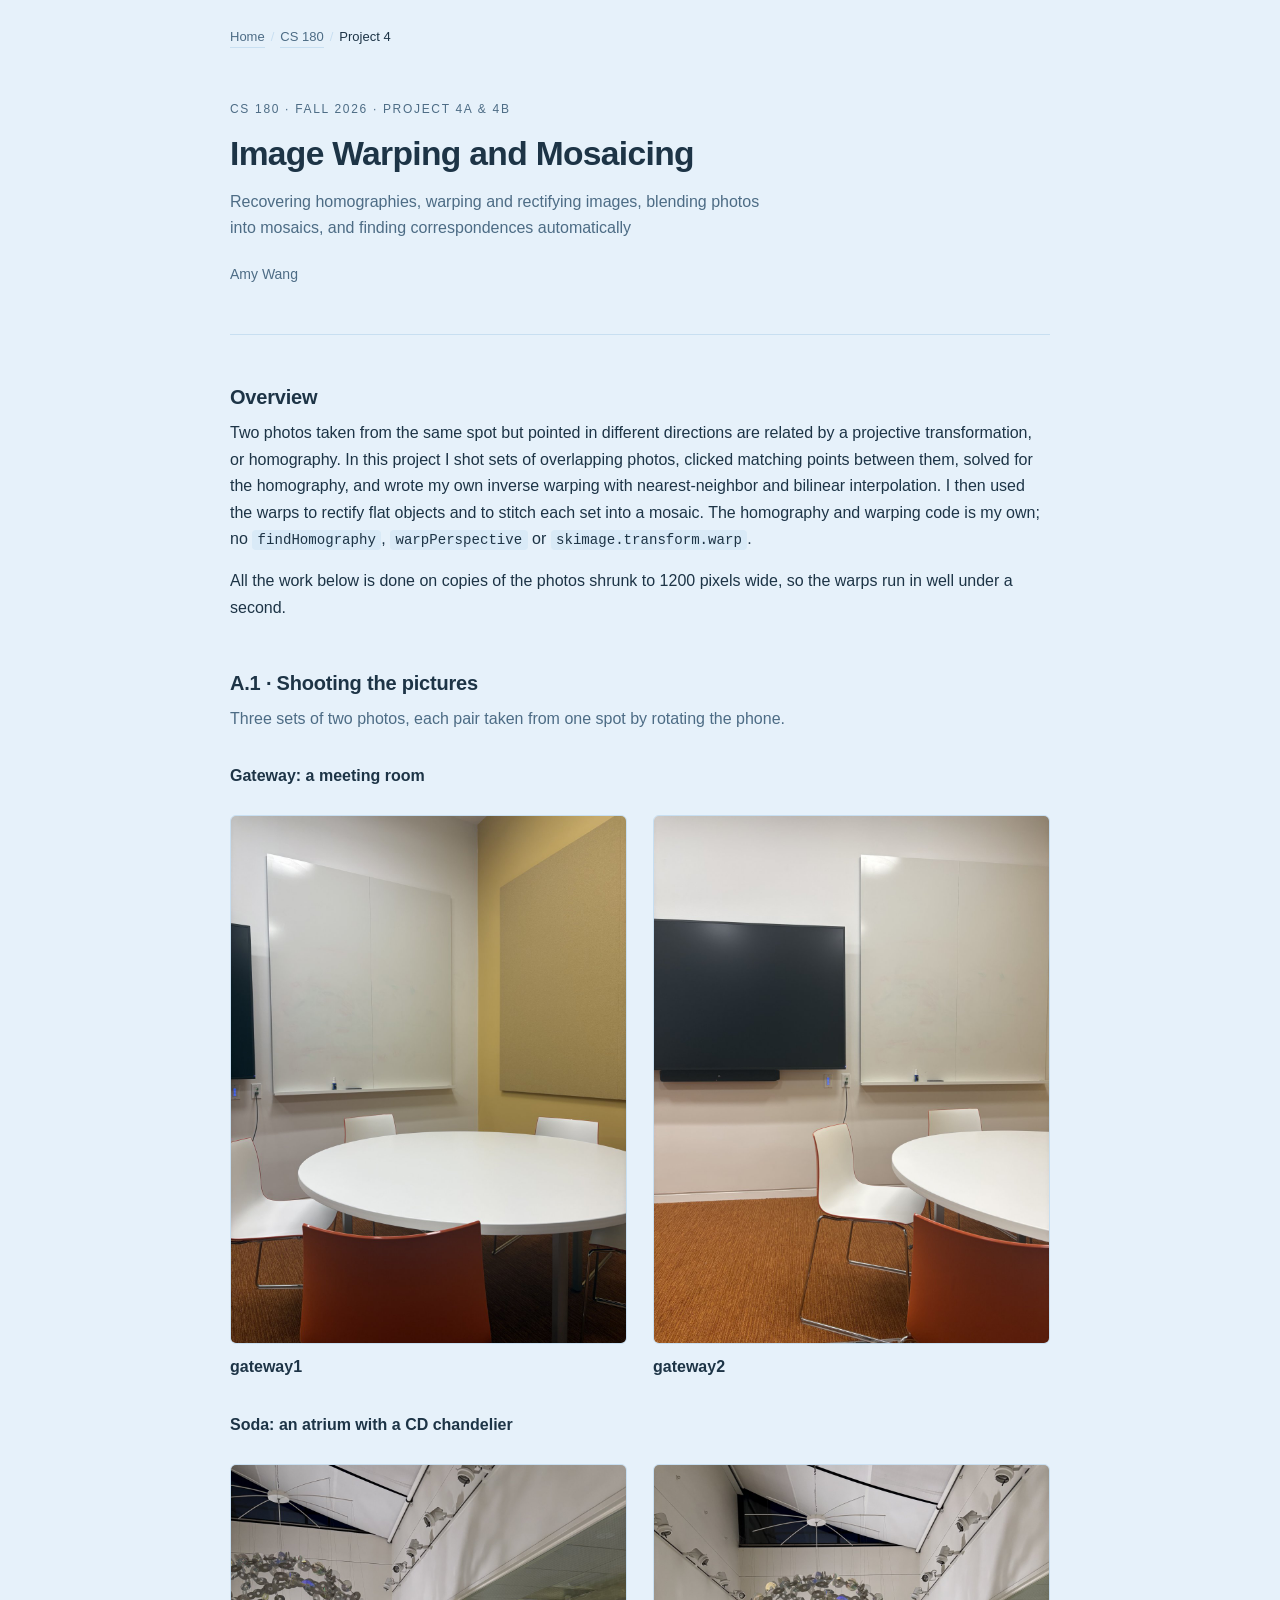
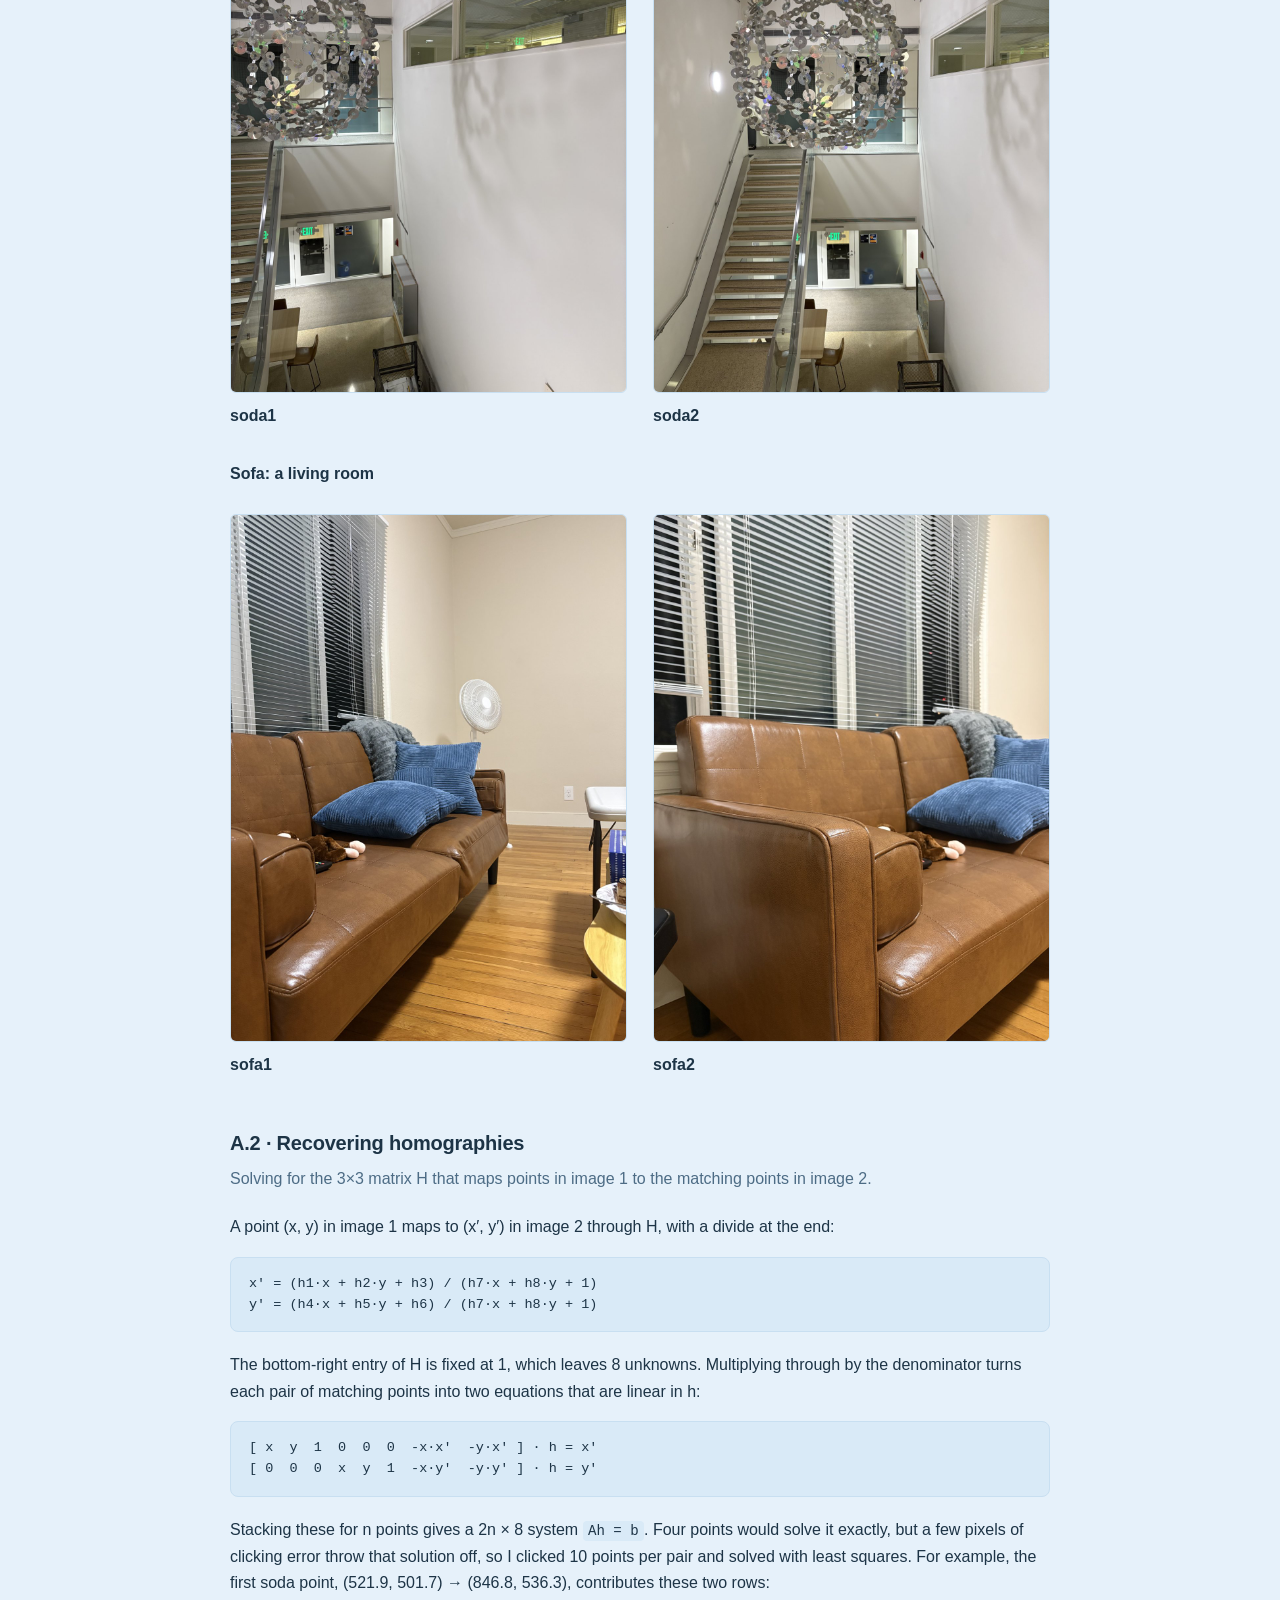
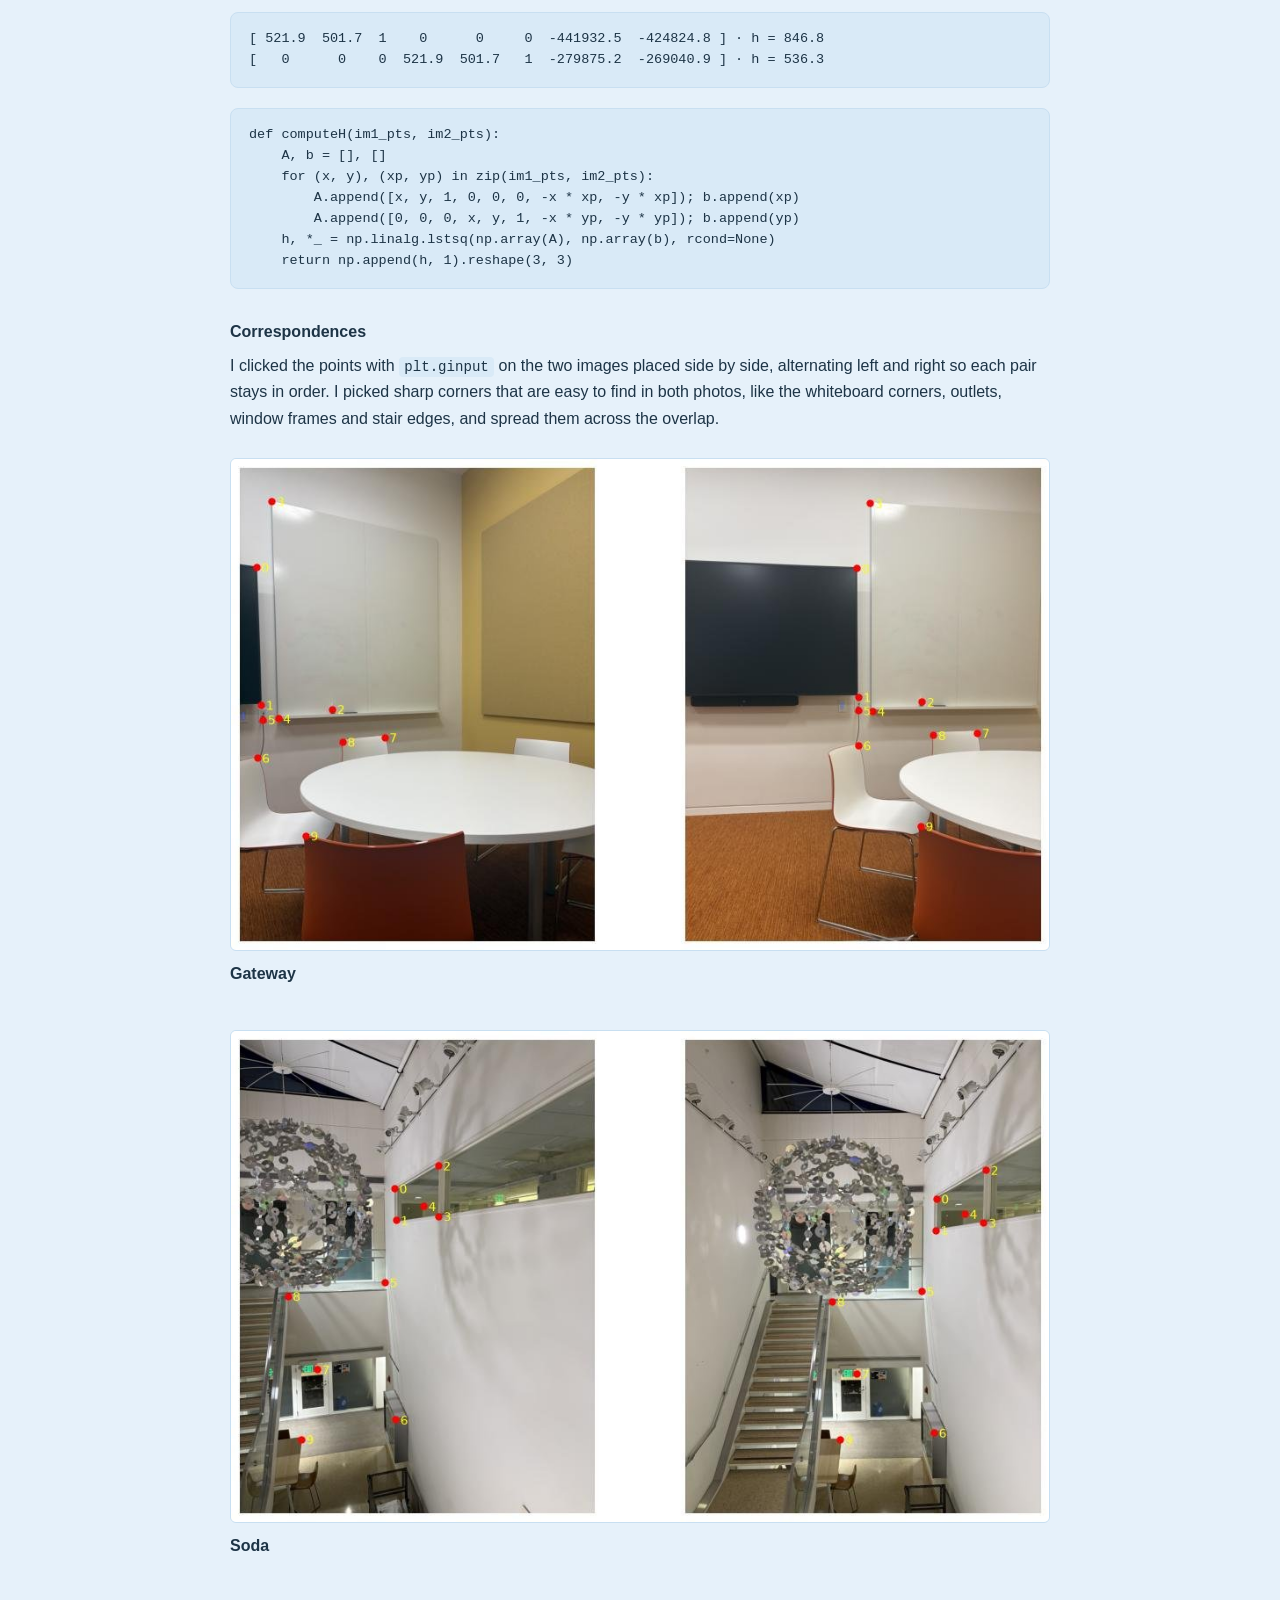
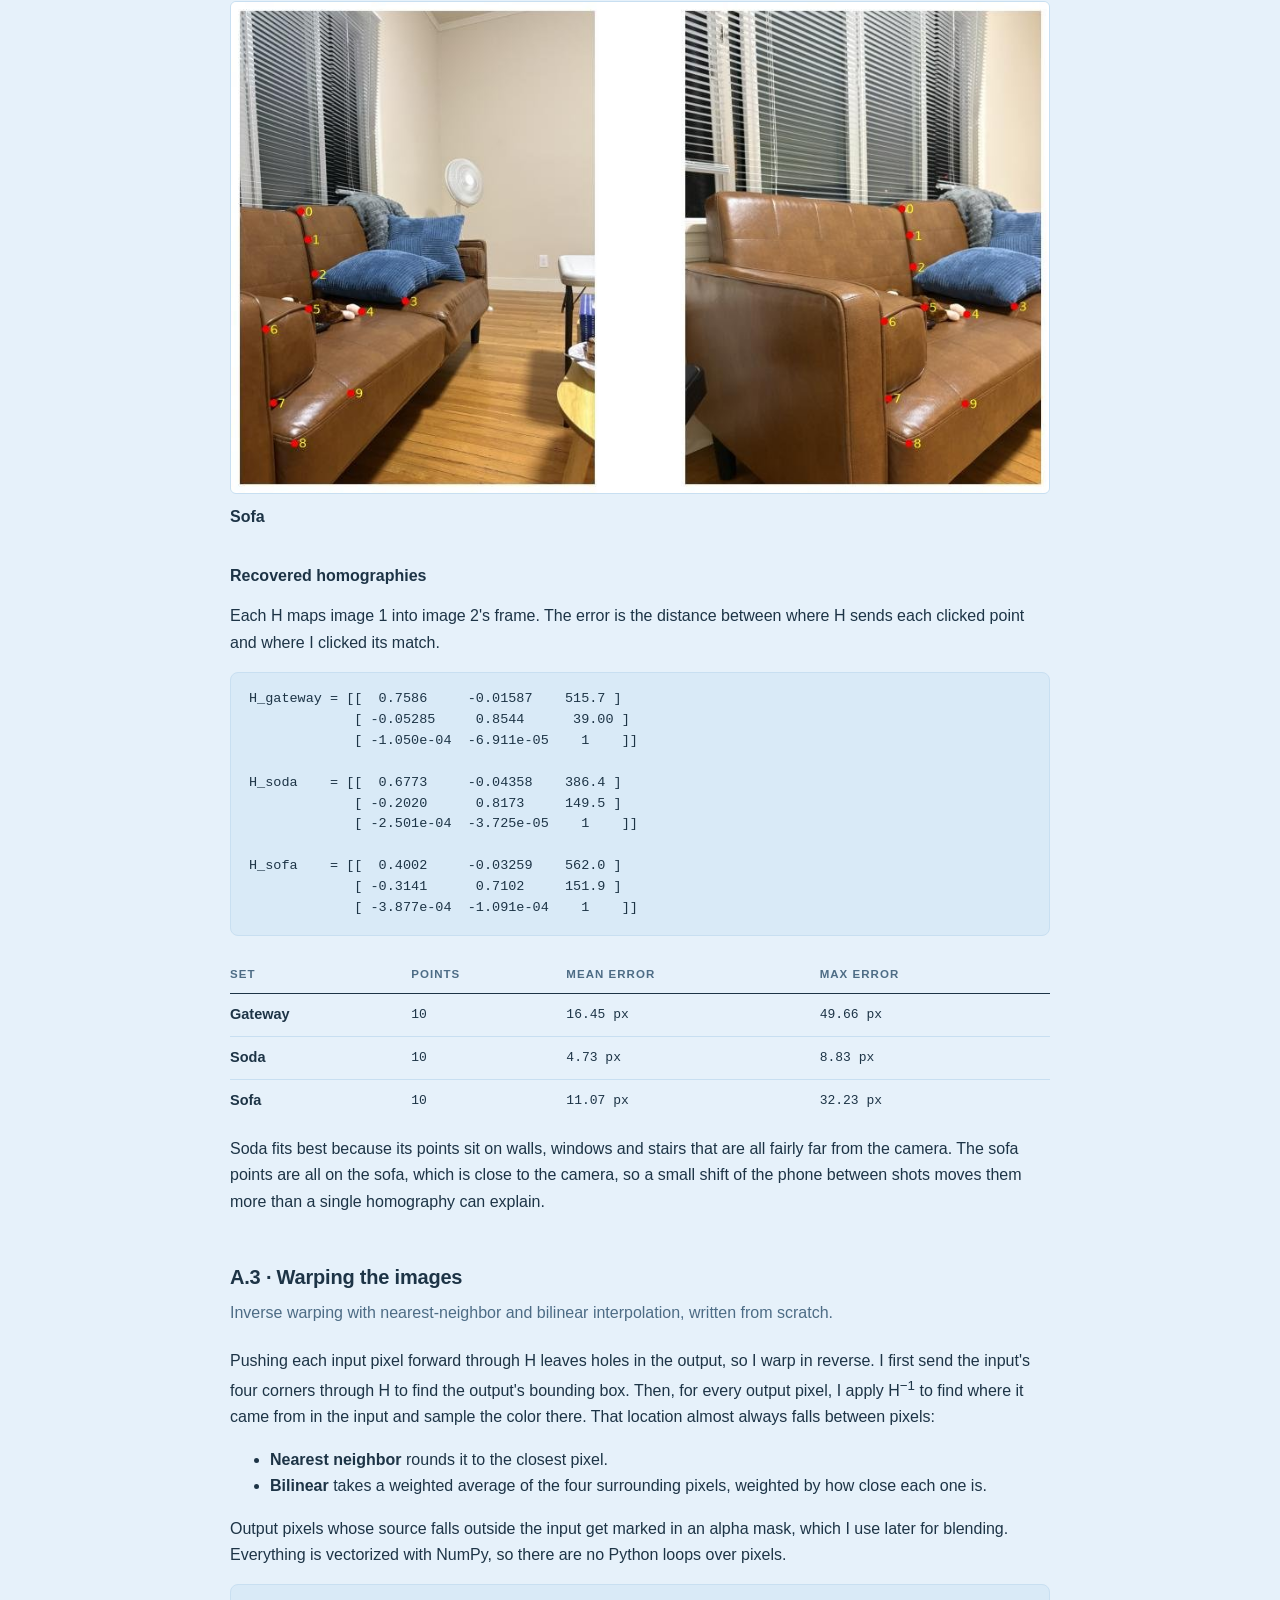
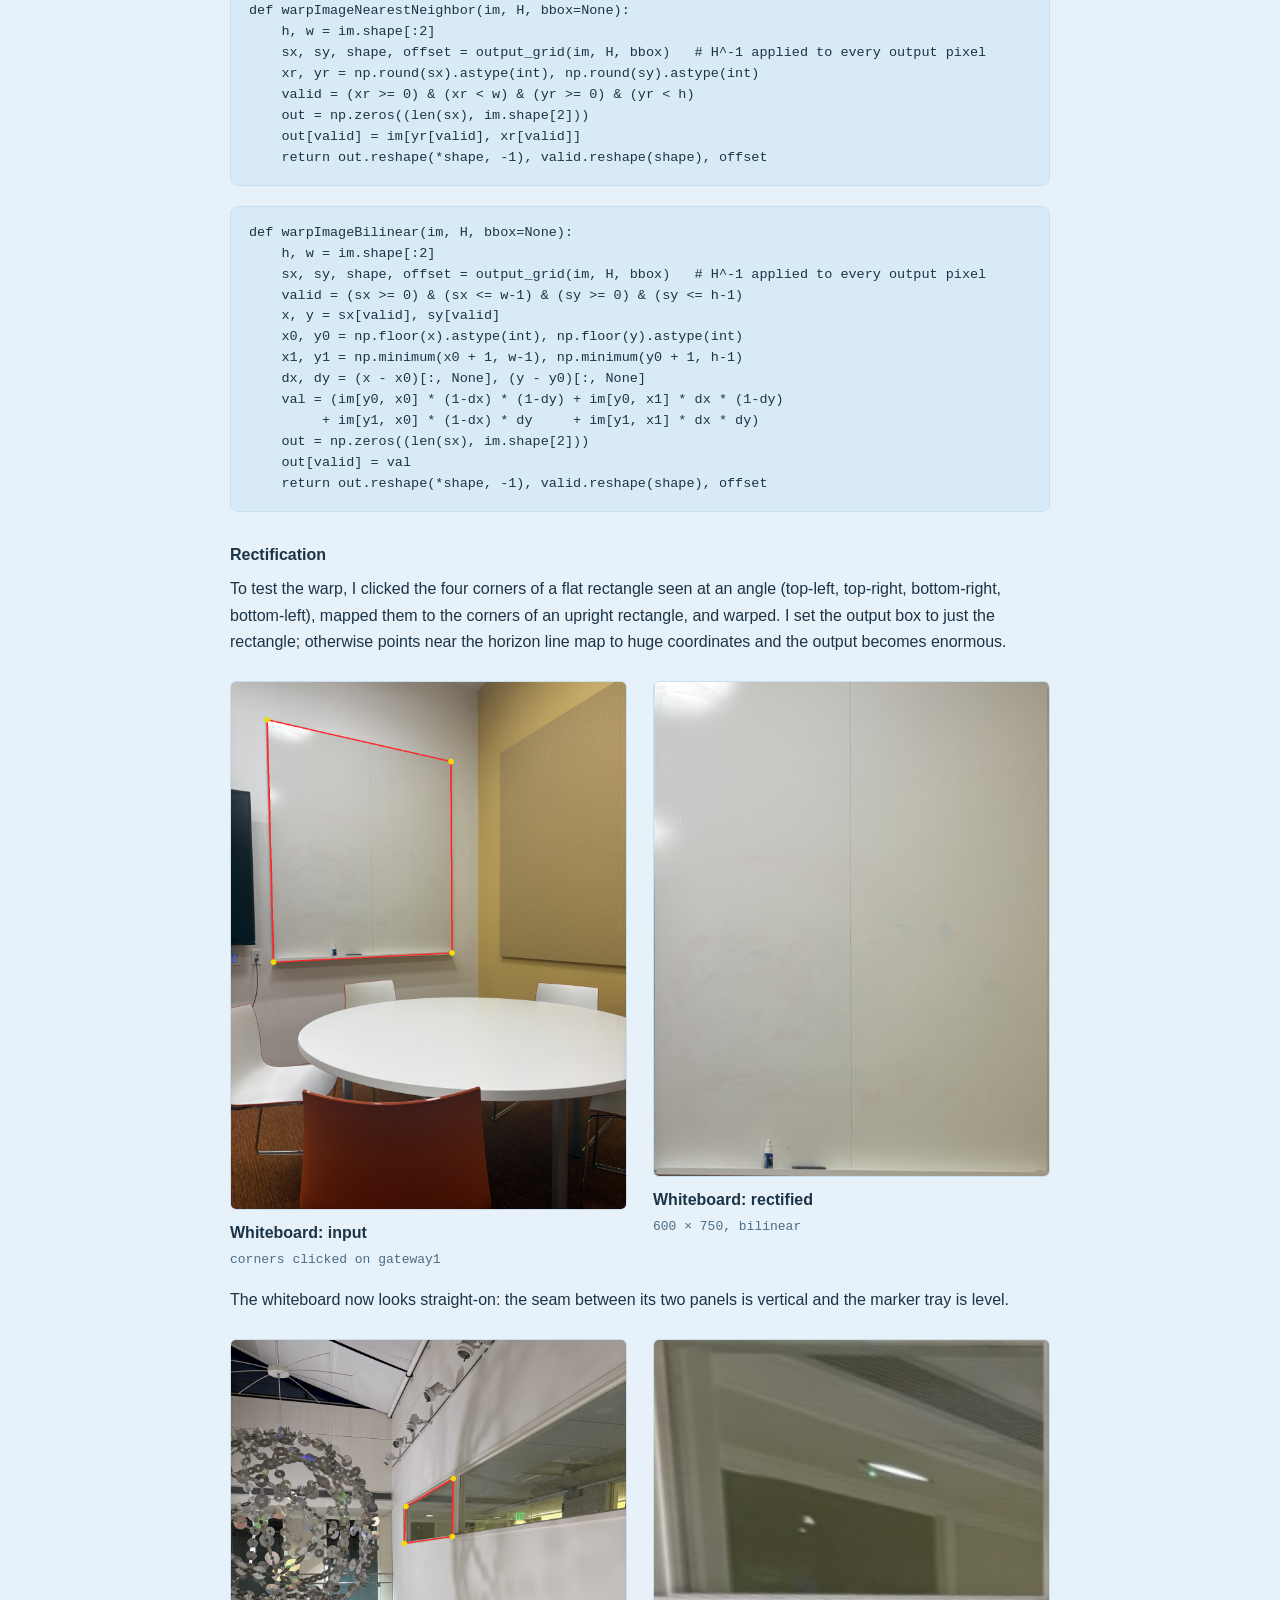
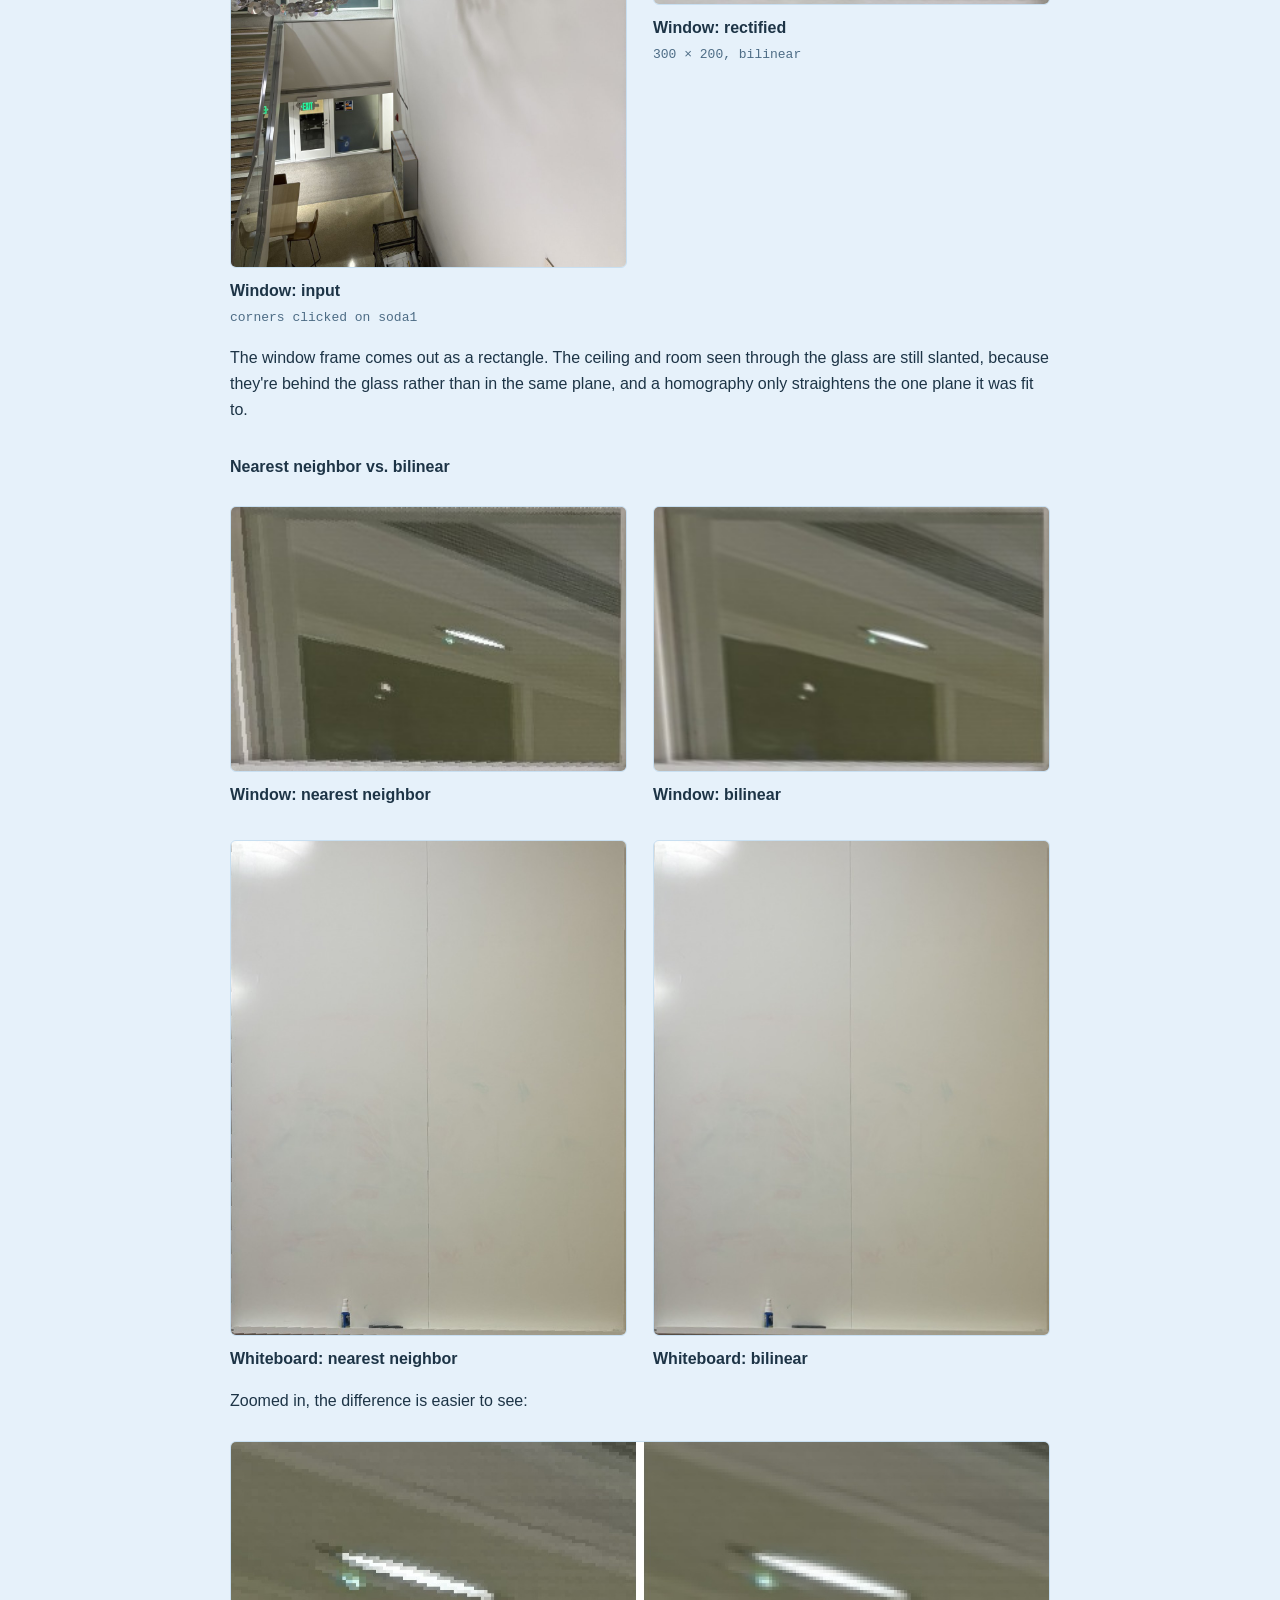
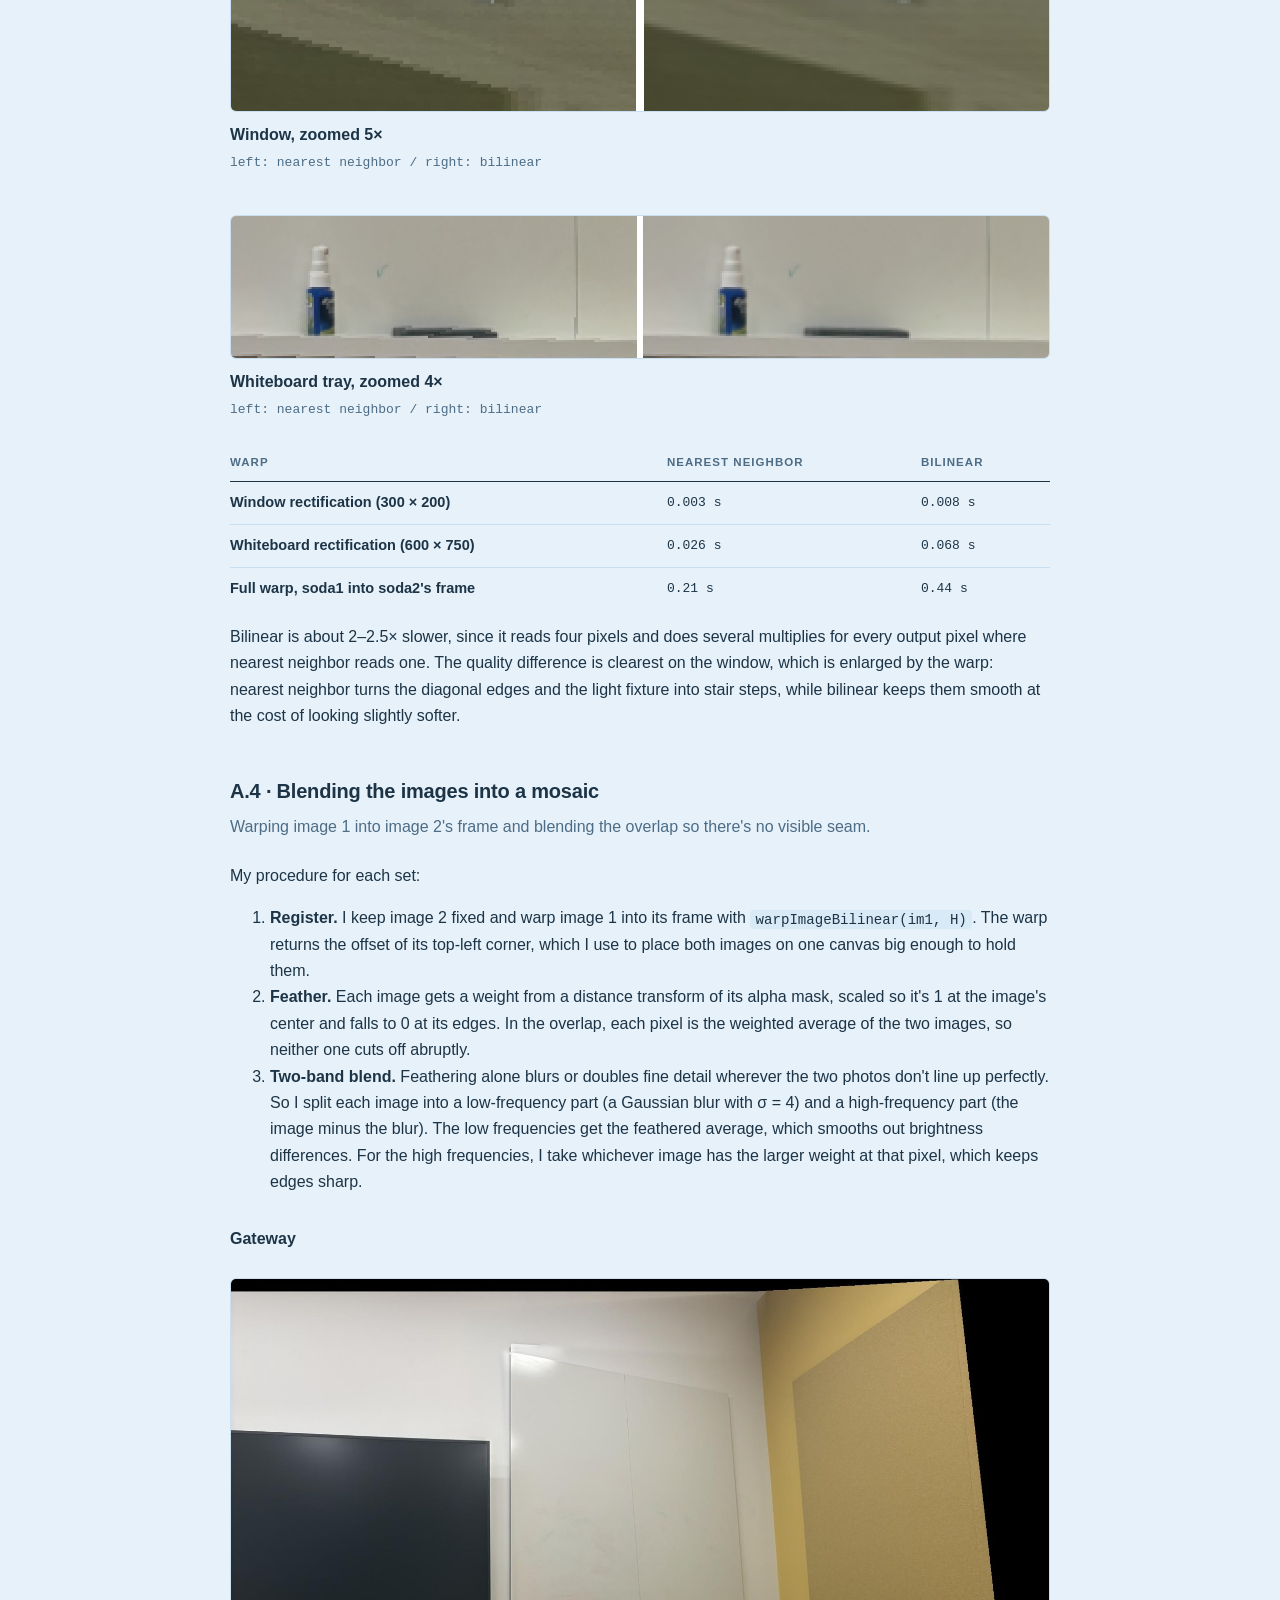
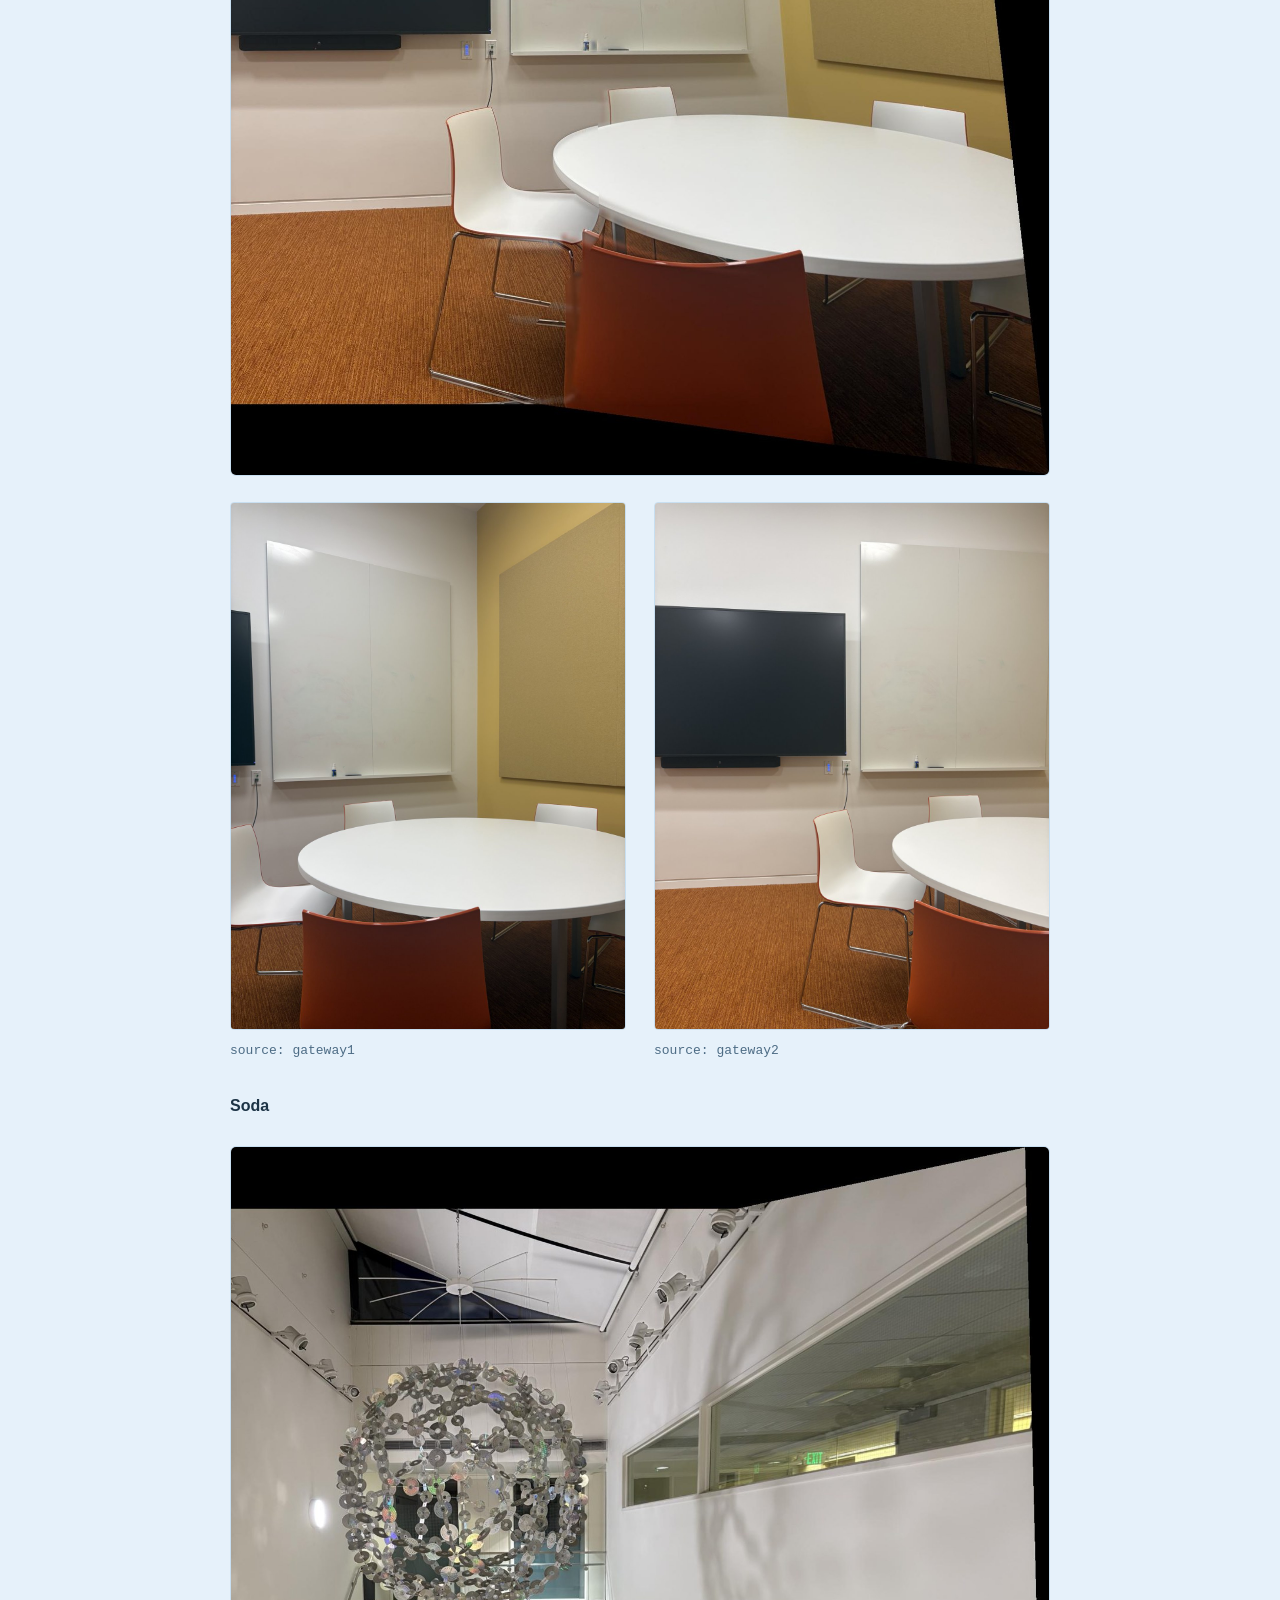
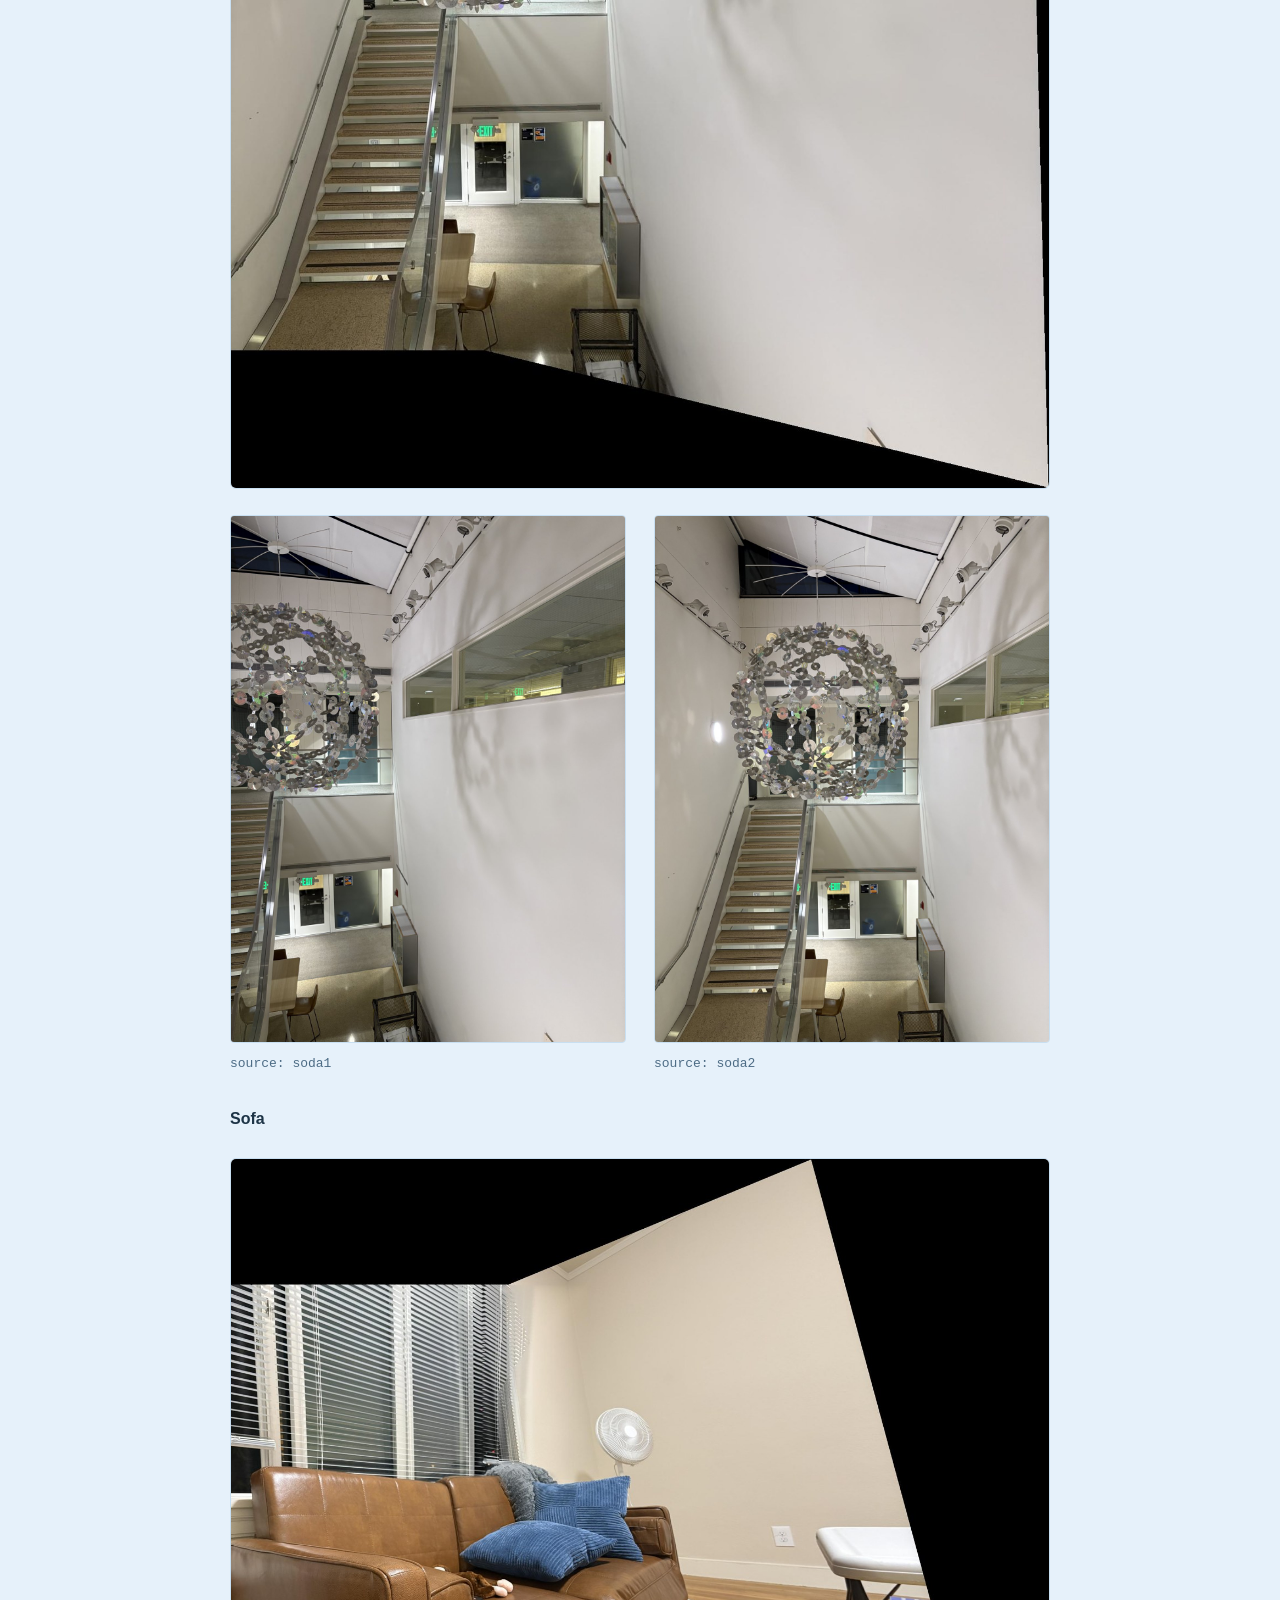
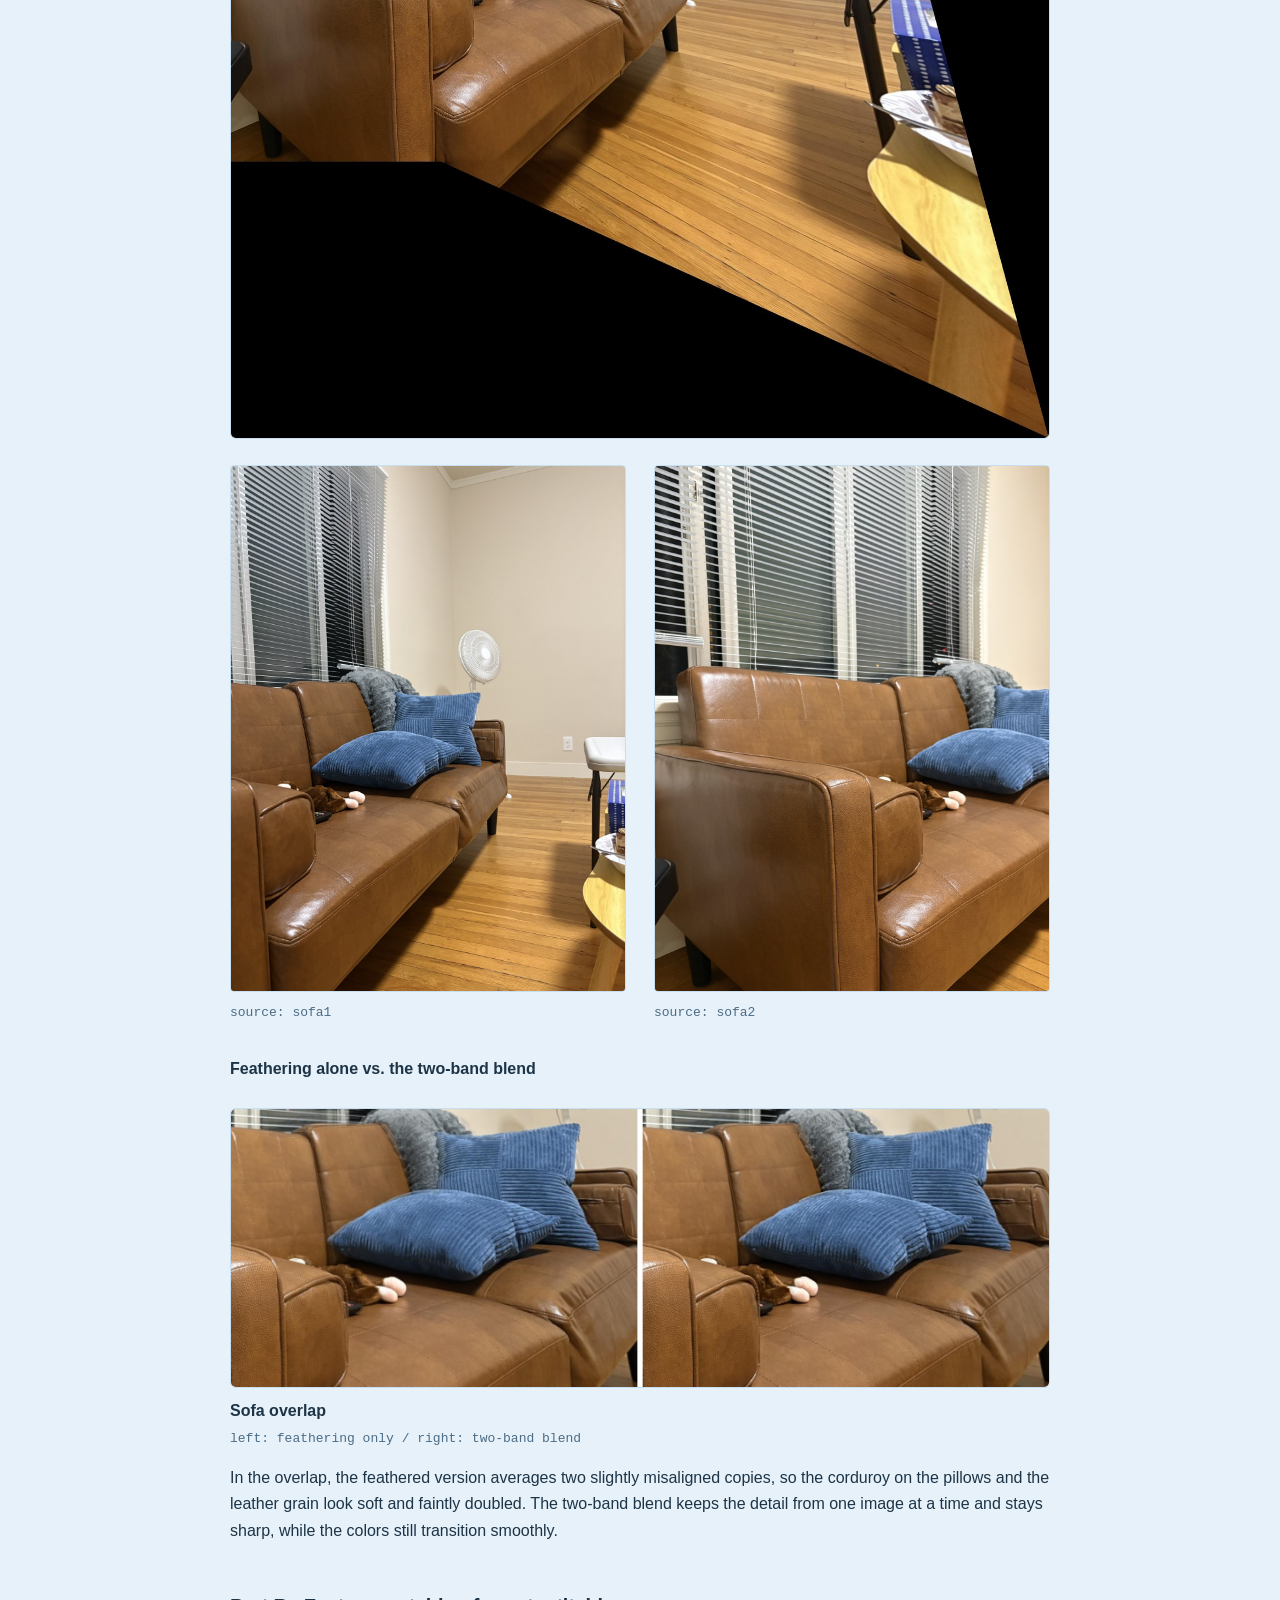
<file: 4/index.html>
<!doctype html>
<html lang="en">
<head>
<meta charset="utf-8">
<meta name="viewport" content="width=device-width, initial-scale=1, viewport-fit=cover">
<title>Project 4 &middot; Image Warping and Mosaicing</title>
<link rel="stylesheet" href="../style.css">
</head>
<body>
<div class="wrap">

<nav class="crumbs">
  <a href="../index.html">Home</a> <span>/</span>
  <a href="../cs180/index.html">CS 180</a> <span>/</span>
  <span class="here">Project 4</span>
</nav>

<header>
  <p class="eyebrow">CS 180 &middot; Fall 2026 &middot; Project 4A &amp; 4B</p>
  <h1>Image Warping and Mosaicing</h1>
  <p class="sub">Recovering homographies, warping and rectifying images, blending photos into mosaics, and finding correspondences automatically</p>
  <p class="byline">Amy Wang</p>
</header>

<h2 id="overview">Overview</h2>
<p>Two photos taken from the same spot but pointed in different directions are related by a projective transformation, or homography. In this project I shot sets of overlapping photos, clicked matching points between them, solved for the homography, and wrote my own inverse warping with nearest-neighbor and bilinear interpolation. I then used the warps to rectify flat objects and to stitch each set into a mosaic. The homography and warping code is my own; no <code>findHomography</code>, <code>warpPerspective</code> or <code>skimage.transform.warp</code>.</p>
<p>All the work below is done on copies of the photos shrunk to 1200 pixels wide, so the warps run in well under a second.</p>

<!-- ======================= A.1 ======================= -->

<h2 id="a1">A.1 &middot; Shooting the pictures</h2>
<p class="lede">Three sets of two photos, each pair taken from one spot by rotating the phone.</p>

<h3>Gateway: a meeting room</h3>
<div class="gallery two">
<figure class="shot">
  <a href="media/gateway1.jpg"><img src="media/gateway1.jpg" alt="meeting room with a whiteboard, a yellow felt panel and a round table" loading="lazy"></a>
  <figcaption><span class="figname">gateway1</span></figcaption>
</figure>
<figure class="shot">
  <a href="media/gateway2.jpg"><img src="media/gateway2.jpg" alt="same meeting room turned left, showing the TV and whiteboard" loading="lazy"></a>
  <figcaption><span class="figname">gateway2</span></figcaption>
</figure>
</div>

<h3>Soda: an atrium with a CD chandelier</h3>
<div class="gallery two">
<figure class="shot">
  <a href="media/soda1.jpg"><img src="media/soda1.jpg" alt="atrium with a hanging chandelier made of CDs and a long interior window" loading="lazy"></a>
  <figcaption><span class="figname">soda1</span></figcaption>
</figure>
<figure class="shot">
  <a href="media/soda2.jpg"><img src="media/soda2.jpg" alt="same atrium turned left, showing the chandelier and the staircase" loading="lazy"></a>
  <figcaption><span class="figname">soda2</span></figcaption>
</figure>
</div>

<h3>Sofa: a living room</h3>
<div class="gallery two">
<figure class="shot">
  <a href="media/sofa1.jpg"><img src="media/sofa1.jpg" alt="leather sofa with blue pillows, a fan and a side table" loading="lazy"></a>
  <figcaption><span class="figname">sofa1</span></figcaption>
</figure>
<figure class="shot">
  <a href="media/sofa2.jpg"><img src="media/sofa2.jpg" alt="same sofa from the left, with the windows and blinds behind it" loading="lazy"></a>
  <figcaption><span class="figname">sofa2</span></figcaption>
</figure>
</div>

<!-- ======================= A.2 ======================= -->

<h2 id="a2">A.2 &middot; Recovering homographies</h2>
<p class="lede">Solving for the 3&times;3 matrix H that maps points in image 1 to the matching points in image 2.</p>
<p>A point (x, y) in image 1 maps to (x&prime;, y&prime;) in image 2 through H, with a divide at the end:</p>
<pre><code>x' = (h1&middot;x + h2&middot;y + h3) / (h7&middot;x + h8&middot;y + 1)
y' = (h4&middot;x + h5&middot;y + h6) / (h7&middot;x + h8&middot;y + 1)</code></pre>
<p>The bottom-right entry of H is fixed at 1, which leaves 8 unknowns. Multiplying through by the denominator turns each pair of matching points into two equations that are linear in h:</p>
<pre><code>[ x  y  1  0  0  0  -x&middot;x'  -y&middot;x' ] &middot; h = x'
[ 0  0  0  x  y  1  -x&middot;y'  -y&middot;y' ] &middot; h = y'</code></pre>
<p>Stacking these for n points gives a 2n &times; 8 system <code>Ah = b</code>. Four points would solve it exactly, but a few pixels of clicking error throw that solution off, so I clicked 10 points per pair and solved with least squares. For example, the first soda point, (521.9, 501.7) &rarr; (846.8, 536.3), contributes these two rows:</p>
<pre><code>[ 521.9  501.7  1    0      0     0  -441932.5  -424824.8 ] &middot; h = 846.8
[   0      0    0  521.9  501.7   1  -279875.2  -269040.9 ] &middot; h = 536.3</code></pre>
<pre><code>def computeH(im1_pts, im2_pts):
    A, b = [], []
    for (x, y), (xp, yp) in zip(im1_pts, im2_pts):
        A.append([x, y, 1, 0, 0, 0, -x * xp, -y * xp]); b.append(xp)
        A.append([0, 0, 0, x, y, 1, -x * yp, -y * yp]); b.append(yp)
    h, *_ = np.linalg.lstsq(np.array(A), np.array(b), rcond=None)
    return np.append(h, 1).reshape(3, 3)</code></pre>

<h3>Correspondences</h3>
<p>I clicked the points with <code>plt.ginput</code> on the two images placed side by side, alternating left and right so each pair stays in order. I picked sharp corners that are easy to find in both photos, like the whiteboard corners, outlets, window frames and stair edges, and spread them across the overlap.</p>
<div class="gallery">
<figure class="shot">
  <a href="media/gateway_points.jpg"><img src="media/gateway_points.jpg" alt="10 numbered correspondences on the two gateway photos" loading="lazy"></a>
  <figcaption><span class="figname">Gateway</span></figcaption>
</figure>
<figure class="shot">
  <a href="media/soda_points.jpg"><img src="media/soda_points.jpg" alt="10 numbered correspondences on the two soda photos" loading="lazy"></a>
  <figcaption><span class="figname">Soda</span></figcaption>
</figure>
<figure class="shot">
  <a href="media/sofa_points.jpg"><img src="media/sofa_points.jpg" alt="10 numbered correspondences on the two sofa photos" loading="lazy"></a>
  <figcaption><span class="figname">Sofa</span></figcaption>
</figure>
</div>

<h3>Recovered homographies</h3>
<p style="margin-top:14px">Each H maps image 1 into image 2's frame. The error is the distance between where H sends each clicked point and where I clicked its match.</p>
<pre><code>H_gateway = [[  0.7586     -0.01587    515.7 ]
             [ -0.05285     0.8544      39.00 ]
             [ -1.050e-04  -6.911e-05    1    ]]

H_soda    = [[  0.6773     -0.04358    386.4 ]
             [ -0.2020      0.8173     149.5 ]
             [ -2.501e-04  -3.725e-05    1    ]]

H_sofa    = [[  0.4002     -0.03259    562.0 ]
             [ -0.3141      0.7102     151.9 ]
             [ -3.877e-04  -1.091e-04    1    ]]</code></pre>
<div class="tablewrap">
<table>
  <thead><tr><th>Set</th><th>Points</th><th>Mean error</th><th>Max error</th></tr></thead>
  <tbody>
    <tr><td class="nm">Gateway</td><td class="num">10</td><td class="num">16.45 px</td><td class="num">49.66 px</td></tr>
    <tr><td class="nm">Soda</td><td class="num">10</td><td class="num">4.73 px</td><td class="num">8.83 px</td></tr>
    <tr><td class="nm">Sofa</td><td class="num">10</td><td class="num">11.07 px</td><td class="num">32.23 px</td></tr>
  </tbody>
</table>
</div>
<p style="margin-top:14px">Soda fits best because its points sit on walls, windows and stairs that are all fairly far from the camera. The sofa points are all on the sofa, which is close to the camera, so a small shift of the phone between shots moves them more than a single homography can explain.</p>

<!-- ======================= A.3 ======================= -->

<h2 id="a3">A.3 &middot; Warping the images</h2>
<p class="lede">Inverse warping with nearest-neighbor and bilinear interpolation, written from scratch.</p>
<p>Pushing each input pixel forward through H leaves holes in the output, so I warp in reverse. I first send the input's four corners through H to find the output's bounding box. Then, for every output pixel, I apply H<sup>&minus;1</sup> to find where it came from in the input and sample the color there. That location almost always falls between pixels:</p>
<ul>
  <li><strong>Nearest neighbor</strong> rounds it to the closest pixel.</li>
  <li><strong>Bilinear</strong> takes a weighted average of the four surrounding pixels, weighted by how close each one is.</li>
</ul>
<p>Output pixels whose source falls outside the input get marked in an alpha mask, which I use later for blending. Everything is vectorized with NumPy, so there are no Python loops over pixels.</p>
<pre><code>def warpImageNearestNeighbor(im, H, bbox=None):
    h, w = im.shape[:2]
    sx, sy, shape, offset = output_grid(im, H, bbox)   # H^-1 applied to every output pixel
    xr, yr = np.round(sx).astype(int), np.round(sy).astype(int)
    valid = (xr >= 0) &amp; (xr &lt; w) &amp; (yr >= 0) &amp; (yr &lt; h)
    out = np.zeros((len(sx), im.shape[2]))
    out[valid] = im[yr[valid], xr[valid]]
    return out.reshape(*shape, -1), valid.reshape(shape), offset</code></pre>
<pre><code>def warpImageBilinear(im, H, bbox=None):
    h, w = im.shape[:2]
    sx, sy, shape, offset = output_grid(im, H, bbox)   # H^-1 applied to every output pixel
    valid = (sx >= 0) &amp; (sx &lt;= w-1) &amp; (sy >= 0) &amp; (sy &lt;= h-1)
    x, y = sx[valid], sy[valid]
    x0, y0 = np.floor(x).astype(int), np.floor(y).astype(int)
    x1, y1 = np.minimum(x0 + 1, w-1), np.minimum(y0 + 1, h-1)
    dx, dy = (x - x0)[:, None], (y - y0)[:, None]
    val = (im[y0, x0] * (1-dx) * (1-dy) + im[y0, x1] * dx * (1-dy)
         + im[y1, x0] * (1-dx) * dy     + im[y1, x1] * dx * dy)
    out = np.zeros((len(sx), im.shape[2]))
    out[valid] = val
    return out.reshape(*shape, -1), valid.reshape(shape), offset</code></pre>

<h3>Rectification</h3>
<p>To test the warp, I clicked the four corners of a flat rectangle seen at an angle (top-left, top-right, bottom-right, bottom-left), mapped them to the corners of an upright rectangle, and warped. I set the output box to just the rectangle; otherwise points near the horizon line map to huge coordinates and the output becomes enormous.</p>

<div class="gallery two">
<figure class="shot">
  <a href="media/whiteboard_input.jpg"><img src="media/whiteboard_input.jpg" alt="gateway1 with the whiteboard corners outlined in red" loading="lazy"></a>
  <figcaption><span class="figname">Whiteboard: input</span><span class="offs">corners clicked on gateway1</span></figcaption>
</figure>
<figure class="shot">
  <a href="media/whiteboard_bilinear.jpg"><img src="media/whiteboard_bilinear.jpg" alt="rectified whiteboard, now seen straight on" loading="lazy"></a>
  <figcaption><span class="figname">Whiteboard: rectified</span><span class="offs">600 &times; 750, bilinear</span></figcaption>
</figure>
</div>
<p style="margin-top:14px">The whiteboard now looks straight-on: the seam between its two panels is vertical and the marker tray is level.</p>

<div class="gallery two">
<figure class="shot">
  <a href="media/window_input.jpg"><img src="media/window_input.jpg" alt="soda1 with an interior window pane outlined in red" loading="lazy"></a>
  <figcaption><span class="figname">Window: input</span><span class="offs">corners clicked on soda1</span></figcaption>
</figure>
<figure class="shot">
  <a href="media/window_bilinear.jpg"><img src="media/window_bilinear.jpg" alt="rectified window pane" loading="lazy"></a>
  <figcaption><span class="figname">Window: rectified</span><span class="offs">300 &times; 200, bilinear</span></figcaption>
</figure>
</div>
<p style="margin-top:14px">The window frame comes out as a rectangle. The ceiling and room seen through the glass are still slanted, because they're behind the glass rather than in the same plane, and a homography only straightens the one plane it was fit to.</p>

<h3>Nearest neighbor vs. bilinear</h3>
<div class="gallery two">
<figure class="shot">
  <a href="media/window_nn.jpg"><img src="media/window_nn.jpg" alt="rectified window with nearest-neighbor interpolation" loading="lazy"></a>
  <figcaption><span class="figname">Window: nearest neighbor</span></figcaption>
</figure>
<figure class="shot">
  <a href="media/window_bilinear.jpg"><img src="media/window_bilinear.jpg" alt="rectified window with bilinear interpolation" loading="lazy"></a>
  <figcaption><span class="figname">Window: bilinear</span></figcaption>
</figure>
<figure class="shot">
  <a href="media/whiteboard_nn.jpg"><img src="media/whiteboard_nn.jpg" alt="rectified whiteboard with nearest-neighbor interpolation" loading="lazy"></a>
  <figcaption><span class="figname">Whiteboard: nearest neighbor</span></figcaption>
</figure>
<figure class="shot">
  <a href="media/whiteboard_bilinear.jpg"><img src="media/whiteboard_bilinear.jpg" alt="rectified whiteboard with bilinear interpolation" loading="lazy"></a>
  <figcaption><span class="figname">Whiteboard: bilinear</span></figcaption>
</figure>
</div>
<p style="margin-top:14px">Zoomed in, the difference is easier to see:</p>
<div class="gallery">
<figure class="shot">
  <a href="media/window_zoom.jpg"><img src="media/window_zoom.jpg" alt="zoomed crop of the rectified window: nearest neighbor on the left is jagged, bilinear on the right is smooth" loading="lazy"></a>
  <figcaption><span class="figname">Window, zoomed 5&times;</span><span class="offs">left: nearest neighbor / right: bilinear</span></figcaption>
</figure>
<figure class="shot">
  <a href="media/whiteboard_zoom.jpg"><img src="media/whiteboard_zoom.jpg" alt="zoomed crop of the whiteboard tray: nearest neighbor on the left, bilinear on the right" loading="lazy"></a>
  <figcaption><span class="figname">Whiteboard tray, zoomed 4&times;</span><span class="offs">left: nearest neighbor / right: bilinear</span></figcaption>
</figure>
</div>
<div class="tablewrap" style="margin-top:22px">
<table>
  <thead><tr><th>Warp</th><th>Nearest neighbor</th><th>Bilinear</th></tr></thead>
  <tbody>
    <tr><td class="nm">Window rectification (300 &times; 200)</td><td class="num">0.003 s</td><td class="num">0.008 s</td></tr>
    <tr><td class="nm">Whiteboard rectification (600 &times; 750)</td><td class="num">0.026 s</td><td class="num">0.068 s</td></tr>
    <tr><td class="nm">Full warp, soda1 into soda2's frame</td><td class="num">0.21 s</td><td class="num">0.44 s</td></tr>
  </tbody>
</table>
</div>
<p style="margin-top:14px">Bilinear is about 2&ndash;2.5&times; slower, since it reads four pixels and does several multiplies for every output pixel where nearest neighbor reads one. The quality difference is clearest on the window, which is enlarged by the warp: nearest neighbor turns the diagonal edges and the light fixture into stair steps, while bilinear keeps them smooth at the cost of looking slightly softer.</p>

<!-- ======================= A.4 ======================= -->

<h2 id="a4">A.4 &middot; Blending the images into a mosaic</h2>
<p class="lede">Warping image 1 into image 2's frame and blending the overlap so there's no visible seam.</p>
<p>My procedure for each set:</p>
<ol>
  <li><strong>Register.</strong> I keep image 2 fixed and warp image 1 into its frame with <code>warpImageBilinear(im1, H)</code>. The warp returns the offset of its top-left corner, which I use to place both images on one canvas big enough to hold them.</li>
  <li><strong>Feather.</strong> Each image gets a weight from a distance transform of its alpha mask, scaled so it's 1 at the image's center and falls to 0 at its edges. In the overlap, each pixel is the weighted average of the two images, so neither one cuts off abruptly.</li>
  <li><strong>Two-band blend.</strong> Feathering alone blurs or doubles fine detail wherever the two photos don't line up perfectly. So I split each image into a low-frequency part (a Gaussian blur with &sigma; = 4) and a high-frequency part (the image minus the blur). The low frequencies get the feathered average, which smooths out brightness differences. For the high frequencies, I take whichever image has the larger weight at that pixel, which keeps edges sharp.</li>
</ol>

<h3>Gateway</h3>
<div class="gallery">
<figure class="shot">
  <a href="media/gateway_mosaic.jpg"><img src="media/gateway_mosaic.jpg" alt="gateway mosaic showing the TV, whiteboard, yellow wall and round table" loading="lazy"></a>
</figure>
</div>
<div class="pair">
<figure class="shot">
  <a href="media/gateway1.jpg"><img src="media/gateway1.jpg" alt="gateway1 source photo" loading="lazy"></a>
  <figcaption><span class="offs">source: gateway1</span></figcaption>
</figure>
<figure class="shot">
  <a href="media/gateway2.jpg"><img src="media/gateway2.jpg" alt="gateway2 source photo" loading="lazy"></a>
  <figcaption><span class="offs">source: gateway2</span></figcaption>
</figure>
</div>

<h3>Soda</h3>
<div class="gallery">
<figure class="shot">
  <a href="media/soda_mosaic.jpg"><img src="media/soda_mosaic.jpg" alt="soda mosaic showing the CD chandelier, staircase and interior window" loading="lazy"></a>
</figure>
</div>
<div class="pair">
<figure class="shot">
  <a href="media/soda1.jpg"><img src="media/soda1.jpg" alt="soda1 source photo" loading="lazy"></a>
  <figcaption><span class="offs">source: soda1</span></figcaption>
</figure>
<figure class="shot">
  <a href="media/soda2.jpg"><img src="media/soda2.jpg" alt="soda2 source photo" loading="lazy"></a>
  <figcaption><span class="offs">source: soda2</span></figcaption>
</figure>
</div>

<h3>Sofa</h3>
<div class="gallery">
<figure class="shot">
  <a href="media/sofa_mosaic.jpg"><img src="media/sofa_mosaic.jpg" alt="sofa mosaic showing the leather sofa, windows, fan and side table" loading="lazy"></a>
</figure>
</div>
<div class="pair">
<figure class="shot">
  <a href="media/sofa1.jpg"><img src="media/sofa1.jpg" alt="sofa1 source photo" loading="lazy"></a>
  <figcaption><span class="offs">source: sofa1</span></figcaption>
</figure>
<figure class="shot">
  <a href="media/sofa2.jpg"><img src="media/sofa2.jpg" alt="sofa2 source photo" loading="lazy"></a>
  <figcaption><span class="offs">source: sofa2</span></figcaption>
</figure>
</div>

<h3>Feathering alone vs. the two-band blend</h3>
<div class="gallery">
<figure class="shot">
  <a href="media/sofa_seam_compare.jpg"><img src="media/sofa_seam_compare.jpg" alt="crop of the sofa overlap: feathered blend on the left, two-band blend on the right" loading="lazy"></a>
  <figcaption><span class="figname">Sofa overlap</span><span class="offs">left: feathering only / right: two-band blend</span></figcaption>
</figure>
</div>
<p style="margin-top:14px">In the overlap, the feathered version averages two slightly misaligned copies, so the corduroy on the pillows and the leather grain look soft and faintly doubled. The two-band blend keeps the detail from one image at a time and stays sharp, while the colors still transition smoothly.</p>

<!-- ======================= PART B ======================= -->

<h2 id="partb">Part B &middot; Feature matching for autostitching</h2>
<p>In Part A I clicked the correspondences by hand. In Part B the computer finds them, following &ldquo;Multi-Image Matching using Multi-Scale Oriented Patches&rdquo; by Brown, Szeliski and Winder: detect corners, describe the patch around each one, match the descriptors between images, and fit the homography with RANSAC. I use the same 1200-pixel-wide photos as Part A, so the automatic points share coordinates with my hand-clicked ones.</p>

<!-- ======================= B.1 ======================= -->

<h2 id="b1">B.1 &middot; Harris corners and ANMS</h2>
<p class="lede">Finding corners, then keeping a strong, evenly spread subset of them.</p>

<h3>Harris corners</h3>
<p>I run the single-scale Harris detector from the course's <code>harris.py</code> on the grayscale image. It computes a corner strength at every pixel and keeps each local maximum, throwing out anything within 20 pixels of the border so a full 40&times;40 descriptor window fits around every corner later.</p>
<p>Taken as is, that keeps every tiny local bump, including camera noise on the blank walls: 53,330 corners on soda1 and 51,969 on soda2, enough to cover the whole image in red. So I also drop corners weaker than 1% of the image's strongest response, which leaves 5,533 and 6,978 real corners.</p>

<h3>Adaptive non-maximal suppression</h3>
<p>Matching only needs a few hundred corners, but simply keeping the strongest ones would put almost all of them on the CD chandelier, the most textured thing in the scene. ANMS keeps corners that are strong <em>and</em> spread out. For each corner I find its suppression radius: the distance to the nearest corner that is clearly stronger, meaning its own strength is less than 0.9 times that one's. A corner that is only beaten by far-away corners gets a large radius. I keep the 500 corners with the largest radii.</p>
<p>Computing the radii takes the distance between every pair of corners, so I first keep only the 5,000 strongest corners to keep that matrix a manageable size. All of it is vectorized with no Python loops:</p>
<pre><code>def anms(h, coords, n_ip=500, c_robust=0.9, max_candidates=5000):
    ys, xs = coords
    f = h[ys, xs]                                    # corner strengths
    if len(f) &gt; max_candidates:                      # keep only the strongest
        keep = np.argsort(-f)[:max_candidates]
        ys, xs, f = ys[keep], xs[keep], f[keep]
    pts = np.column_stack([xs, ys]).astype(float)
    D = dist2(pts, pts)                              # pairwise squared distances
    mask = f[:, None] &lt; c_robust * f[None, :]        # j is clearly stronger than i
    radius = np.where(mask, D, np.inf).min(axis=1)   # nearest clearly-stronger corner
    best = np.argsort(-radius)[:n_ip]
    return np.vstack([ys[best], xs[best]])</code></pre>

<div class="gallery">
<figure class="shot">
  <a href="media/soda1_b1.jpg"><img src="media/soda1_b1.jpg" alt="soda1 with 5,533 Harris corners on the left, crowded on the chandelier, and 500 ANMS corners on the right, spread over the scene" loading="lazy"></a>
  <figcaption><span class="figname">soda1</span><span class="offs">left: Harris corners / right: after ANMS</span></figcaption>
</figure>
<figure class="shot">
  <a href="media/soda2_b1.jpg"><img src="media/soda2_b1.jpg" alt="soda2 with Harris corners on the left and 500 ANMS corners on the right" loading="lazy"></a>
  <figcaption><span class="figname">soda2</span><span class="offs">left: Harris corners / right: after ANMS</span></figcaption>
</figure>
</div>
<p style="margin-top:14px">Without ANMS, the corners pile up on the chandelier, the stairs and the wire basket at the bottom. After ANMS, the 500 corners are much more even: the chandelier still gets its share, but so do the ceiling wires, the light fixtures, the interior window, the stair railing and the doorway. The plain white wall still has almost none, which is correct, since there's nothing on it that could be matched.</p>

<!-- ======================= B.2 ======================= -->

<h2 id="b2">B.2 &middot; Feature descriptors</h2>
<p class="lede">Turning each corner into a small normalized patch that can be compared between images.</p>
<pre><code>def extract_descriptors(gray, coords, window=40, size=8, sigma=2):
    blurred = gaussian_filter(gray, sigma)
    half, step = window // 2, window // size
    descs = []
    for y, x in coords.T:
        patch = blurred[y-half:y+half:step, x-half:x+half:step]     # 8x8
        patch = (patch - patch.mean()) / (patch.std() + 1e-8)       # bias/gain
        descs.append(patch.ravel())
    return np.array(descs)</code></pre>

<div class="gallery">
<figure class="shot">
  <a href="media/soda1_b2_descriptors.jpg"><img src="media/soda1_b2_descriptors.jpg" alt="six corners boxed on soda1, each shown as a 40 by 40 color window, the same window blurred, and the final 8 by 8 normalized descriptor" loading="lazy"></a>
  <figcaption><span class="figname">Six descriptors from soda1</span><span class="offs">rows: 40&times;40 window / blurred / 8&times;8 normalized descriptor</span></figcaption>
</figure>
</div>
<p style="margin-top:14px">Each 8&times;8 descriptor is a coarse but recognizable copy of its window: the bright CD hole in #1, the diagonal edge in #2, the white chandelier hub against the dark skylight in #3, the light streak in the window in #4. Normalization stretches each patch to its full contrast range, which is why the faint edge in #2 comes out as dark as the high-contrast corner in #3. Every descriptor has mean 0 and standard deviation 1.</p>

<!-- ======================= B.3 ======================= -->

<h2 id="b3">B.3 &middot; Feature matching</h2>
<p class="lede">Pairing up descriptors between the two images and throwing out the ambiguous pairs.</p>
<p>For every descriptor in soda1, I find the closest descriptor in soda2 (its first nearest neighbor, 1-NN) and the second closest (2-NN), measured by Euclidean distance between the 64-number vectors. The closest one isn't automatically a good match: every descriptor has <em>some</em> nearest neighbor, even a corner that isn't visible in the other photo at all.</p>
<p>So I use Lowe's ratio test. If a match is right, its 1-NN should be much closer than anything else, so the ratio <code>d<sub>1-NN</sub> / d<sub>2-NN</sub></code> is small. If the 1-NN and 2-NN are about equally close, the descriptor is ambiguous, which happens a lot on repeated texture like the CDs and the stair steps, and the match is likely wrong. Figure 6b of the paper shows this: correct matches have low ratios and incorrect ones pile up toward 1. Following it, I keep a match only if the ratio is below 0.6. I skip the paper's Section 6.</p>
<pre><code>def match_features(desc1, desc2, ratio=0.6):
    D = dist2(desc1, desc2)                           # squared distances, (N1, N2)
    order = np.argsort(D, axis=1)
    nn1, nn2 = order[:, 0], order[:, 1]               # 1-NN and 2-NN for each row
    rows = np.arange(len(desc1))
    d1, d2 = np.sqrt(D[rows, nn1]), np.sqrt(D[rows, nn2])
    keep = d1 / d2 &lt; ratio                            # Lowe's ratio test
    return np.column_stack([rows[keep], nn1[keep]])   # (i in image 1, j in image 2)</code></pre>

<div class="gallery">
<figure class="shot">
  <a href="media/soda_b3_matches.jpg"><img src="media/soda_b3_matches.jpg" alt="soda1 and soda2 side by side with 175 colored lines joining matched corners" loading="lazy"></a>
  <figcaption><span class="figname">Soda: 175 matches</span><span class="offs">ratio threshold 0.6; left: soda1 / right: soda2</span></figcaption>
</figure>
</div>
<div class="tablewrap" style="margin-top:22px">
<table>
  <thead><tr><th>Ratio threshold</th><th class="num">0.4</th><th class="num">0.5</th><th class="num">0.6</th><th class="num">0.7</th><th class="num">0.8</th></tr></thead>
  <tbody>
    <tr><td class="nm">Matches kept (of 500)</td><td class="num">100</td><td class="num">144</td><td class="num">175</td><td class="num">207</td><td class="num">234</td></tr>
  </tbody>
</table>
</div>
<p style="margin-top:14px">Out of 500 corners, 175 pass the test. Almost every line joins the same physical spot in both photos: chandelier to chandelier, railing to railing, doorway to doorway. Since I only turned the camera between shots, the correct matches all run in nearly the same direction, which makes the few wrong ones easy to spot as lines at a different angle, mostly on the ceiling wires. A stricter threshold removes more of those but also loses good matches; the rest are left for RANSAC in B.4.</p>

<!-- ======================= B.4 ======================= -->

<h2 id="b4">B.4 &middot; RANSAC and automatic mosaics</h2>
<p class="lede">Fitting the homography to the matches while ignoring the wrong ones, then stitching with my Part A code.</p>
<pre><code>def ransac_H(pts1, pts2, n_iter=2000, eps=2.0, seed=0):
    rng = np.random.default_rng(seed)
    best = np.zeros(len(pts1), bool)
    for _ in range(n_iter):
        idx = rng.choice(len(pts1), 4, replace=False)       # 4 random matches
        H = computeH(pts1[idx], pts2[idx])                   # exact fit
        err = np.linalg.norm(apply_H(H, pts1) - pts2, axis=1)
        inliers = err &lt; eps                                  # within 2 px
        if inliers.sum() &gt; best.sum():
            best = inliers
    return computeH(pts1[best], pts2[best]), best            # refit on all inliers</code></pre>
<p>The whole pipeline, Harris corners through ANMS, descriptors, matching (ratio 0.6) and RANSAC, runs on each pair with no clicking. The H it returns goes straight into my Part A <code>mosaic</code> function, which warps image 1 into image 2's frame with my bilinear warp and blends with the same two-band blend.</p>

<div class="tablewrap">
<table>
  <thead><tr><th>Set</th><th class="num">Matches after ratio test</th><th class="num">RANSAC inliers</th></tr></thead>
  <tbody>
    <tr><td class="nm">Gateway</td><td class="num">27</td><td class="num">12</td></tr>
    <tr><td class="nm">Soda</td><td class="num">175</td><td class="num">55</td></tr>
    <tr><td class="nm">Sofa</td><td class="num">36</td><td class="num">13</td></tr>
  </tbody>
</table>
</div>
<p style="margin-top:14px">Soda has far more matches because the chandelier, stairs and railings give lots of distinctive corners, while the meeting room and living room are mostly blank walls. Fewer than half the matches survive in every set. Many of the rejected ones are on repeated texture like the CDs, where the ratio test can still pass a wrong match. Others are on objects at a different depth from the camera than the walls, which a single homography can only fit approximately within the 2-pixel tolerance.</p>

<h3>Manual vs. automatic</h3>
<p>Left: Part A, homography from 10 hand-clicked points. Right: Part B, homography from RANSAC.</p>

<h3>Gateway</h3>
<div class="pair">
<figure class="shot">
  <a href="media/gateway_mosaic.jpg"><img src="media/gateway_mosaic.jpg" alt="gateway mosaic stitched from hand-clicked points" loading="lazy"></a>
  <figcaption><span class="figname">Manual</span><span class="offs">10 clicked points</span></figcaption>
</figure>
<figure class="shot">
  <a href="media/gateway_auto_mosaic.jpg"><img src="media/gateway_auto_mosaic.jpg" alt="gateway mosaic stitched automatically with RANSAC" loading="lazy"></a>
  <figcaption><span class="figname">Automatic</span><span class="offs">12 RANSAC inliers</span></figcaption>
</figure>
</div>

<h3>Soda</h3>
<div class="pair">
<figure class="shot">
  <a href="media/soda_mosaic.jpg"><img src="media/soda_mosaic.jpg" alt="soda mosaic stitched from hand-clicked points" loading="lazy"></a>
  <figcaption><span class="figname">Manual</span><span class="offs">10 clicked points</span></figcaption>
</figure>
<figure class="shot">
  <a href="media/soda_auto_mosaic.jpg"><img src="media/soda_auto_mosaic.jpg" alt="soda mosaic stitched automatically with RANSAC" loading="lazy"></a>
  <figcaption><span class="figname">Automatic</span><span class="offs">55 RANSAC inliers</span></figcaption>
</figure>
</div>

<h3>Sofa</h3>
<div class="pair">
<figure class="shot">
  <a href="media/sofa_mosaic.jpg"><img src="media/sofa_mosaic.jpg" alt="sofa mosaic stitched from hand-clicked points" loading="lazy"></a>
  <figcaption><span class="figname">Manual</span><span class="offs">10 clicked points</span></figcaption>
</figure>
<figure class="shot">
  <a href="media/sofa_auto_mosaic.jpg"><img src="media/sofa_auto_mosaic.jpg" alt="sofa mosaic stitched automatically with RANSAC" loading="lazy"></a>
  <figcaption><span class="figname">Automatic</span><span class="offs">13 RANSAC inliers</span></figcaption>
</figure>
</div>

<p style="margin-top:14px">The image of soda hall stitches even without any clicking because the chandelier, stair railing, exit signs and the interior slanted window all line up with no doubling. With 55 inliers spread over the whole overlap, RANSAC has much more to work with than my 10 clicks. The sofa image also lines up well across the pillows, the blinds and the sofa back. The image of the gateway building is the weak one since it has only 12 inliers. The meeting room is mostly blank wall, so there just aren't many corners to match, and 11 of the 12 inliers sit in one narrow horizontal band across the middle of the photo. A homography fit to points in a band is pinned down well inside it but poorly above and below it, which is where the whiteboard's top edge is. My hand-clicked points were spread over the whole overlap, and the manual mosaic keeps the whiteboard seam as one line, though it has a small step at the whiteboard's top edge too.</p>

<footer>
  <p>CS 180, Fall 2026 &middot; Project 4A &amp; 4B &middot; Amy Wang</p>
</footer>

</div>
</body>
</html>
</file>
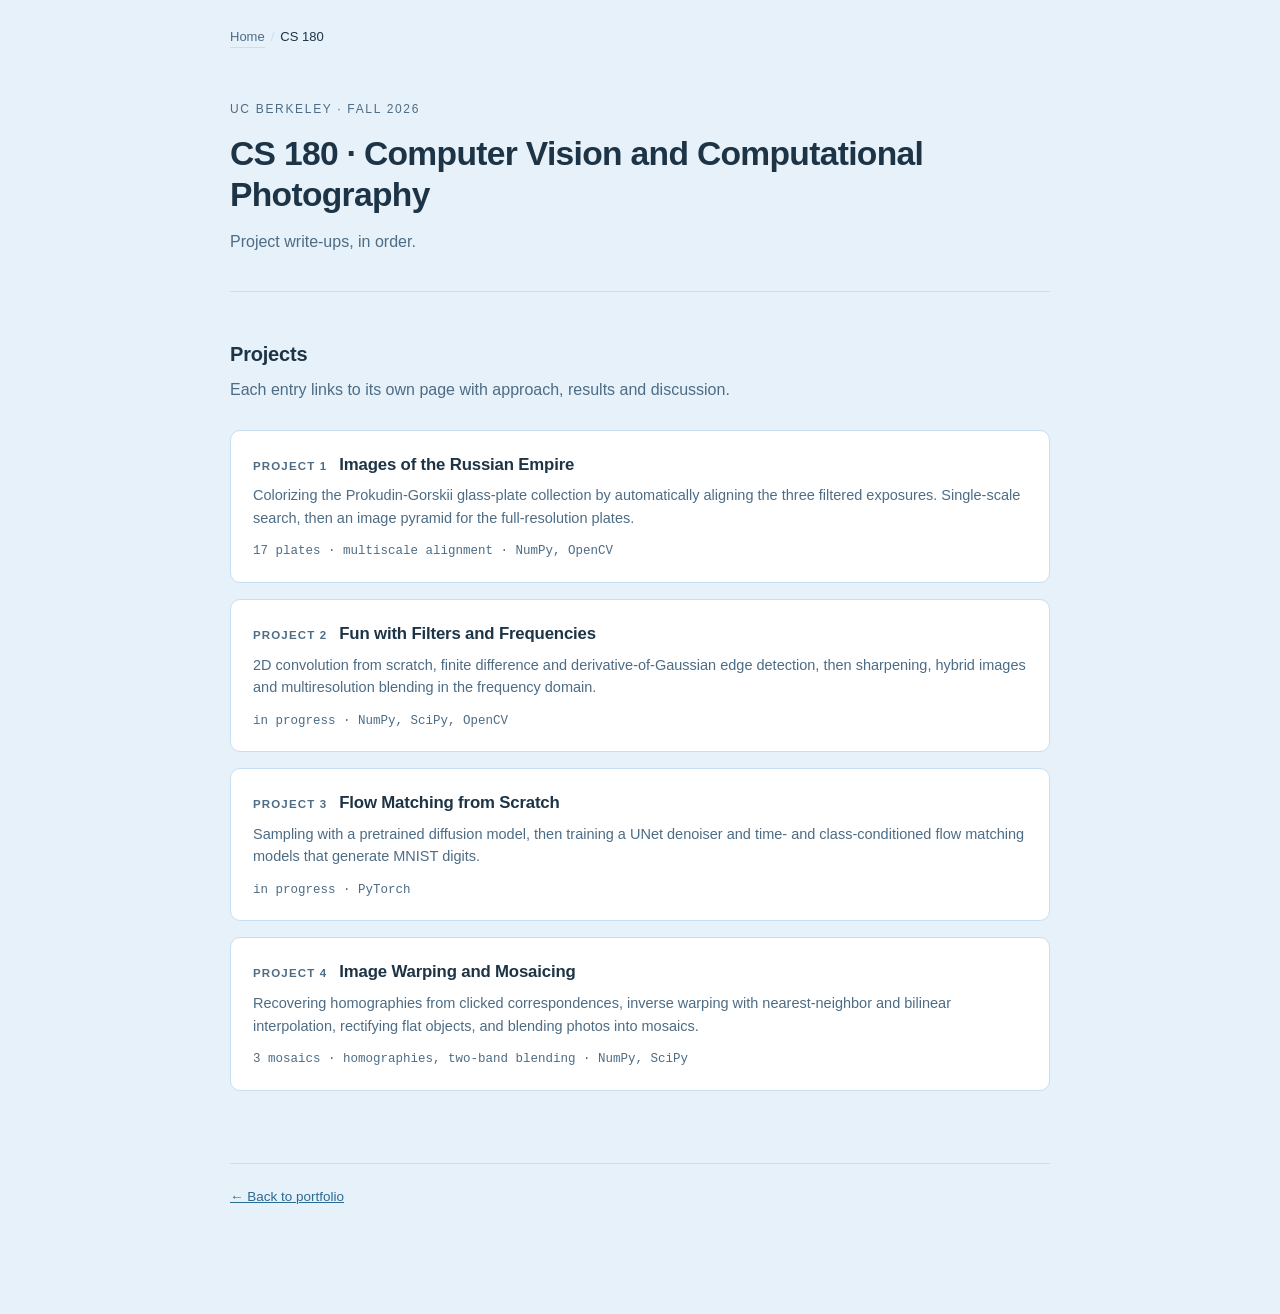
<file: cs180/index.html>
<!doctype html>
<html lang="en">
<head>
<meta charset="utf-8">
<meta name="viewport" content="width=device-width, initial-scale=1, viewport-fit=cover">
<title>CS 180 Projects</title>
<link rel="stylesheet" href="../style.css">
</head>
<body>
<div class="wrap">

<nav class="crumbs">
  <a href="../index.html">Home</a> <span>/</span>
  <span class="here">CS 180</span>
</nav>

<header>
  <p class="eyebrow">UC Berkeley &middot; Fall 2026</p>
  <h1>CS 180 &middot; Computer Vision and Computational Photography</h1>
  <p class="home-sub">Project write-ups, in order.</p>
</header>

<h2 id="projects">Projects</h2>
<p class="lede">Each entry links to its own page with approach, results and discussion.</p>

<div class="cards">

  <a class="card" href="../1/index.html">
    <div class="card-top">
      <span class="card-num">Project 1</span>
      <span class="card-title">Images of the Russian Empire</span>
    </div>
    <p>Colorizing the Prokudin-Gorskii glass-plate collection by automatically aligning the three
    filtered exposures. Single-scale search, then an image pyramid for the full-resolution
    plates.</p>
    <div class="card-meta">17 plates &middot; multiscale alignment &middot; NumPy, OpenCV</div>
  </a>

  <a class="card" href="../2/index.html">
    <div class="card-top">
      <span class="card-num">Project 2</span>
      <span class="card-title">Fun with Filters and Frequencies</span>
    </div>
    <p>2D convolution from scratch, finite difference and derivative-of-Gaussian edge detection,
    then sharpening, hybrid images and multiresolution blending in the frequency domain.</p>
    <div class="card-meta">in progress &middot; NumPy, SciPy, OpenCV</div>
  </a>


  <a class="card" href="../3/index.html">
    <div class="card-top">
      <span class="card-num">Project 3</span>
      <span class="card-title">Flow Matching from Scratch</span>
    </div>
    <p>Sampling with a pretrained diffusion model, then training a UNet denoiser and time- and
    class-conditioned flow matching models that generate MNIST digits.</p>
    <div class="card-meta">in progress &middot; PyTorch</div>
  </a>

  <a class="card" href="../4/index.html">
    <div class="card-top">
      <span class="card-num">Project 4</span>
      <span class="card-title">Image Warping and Mosaicing</span>
    </div>
    <p>Recovering homographies from clicked correspondences, inverse warping with nearest-neighbor
    and bilinear interpolation, rectifying flat objects, and blending photos into mosaics.</p>
    <div class="card-meta">3 mosaics &middot; homographies, two-band blending &middot; NumPy, SciPy</div>
  </a>

</div>

<footer>
  <p><a href="../index.html">&larr; Back to portfolio</a></p>
</footer>

</div>
</body>
</html>
</file>
<file: style.css>
/* amywanglw.github.io — shared styles */

  :root {
    color-scheme: light dark;
    --bg: #e6f1fa;
    --panel: #ffffff;
    --ink: #1d3446;
    --muted: #4d6c85;
    --line: #c8dff1;
    --accent: #2a6a93;
    --code-bg: #d9eaf7;
    --warn: #a3551f;
  }
  @media (prefers-color-scheme: dark) {
    :root {
      --bg: #101d29;
      --panel: #1a2836;
      --ink: #dfeaf4;
      --muted: #91acc2;
      --line: #2a3d4e;
      --accent: #8cc6ea;
      --code-bg: #1e2e3d;
      --warn: #e3a077;
    }
  }
  * { box-sizing: border-box; }
  body {
    margin: 0;
    background: var(--bg);
    color: var(--ink);
    font: 16px/1.65 -apple-system, BlinkMacSystemFont, "Segoe UI", Helvetica, Arial, sans-serif;
    -webkit-font-smoothing: antialiased;
  }
  .wrap { max-width: 860px; margin: 0 auto; padding: 0 20px 90px; }

  header { padding: 52px 0 32px; border-bottom: 1px solid var(--line); margin-bottom: 36px; }
  .eyebrow {
    font-size: 12px; letter-spacing: .14em; text-transform: uppercase;
    color: var(--muted); margin: 0 0 14px;
  }
  h1 { font-size: 2.1rem; line-height: 1.2; margin: 0 0 14px; letter-spacing: -.02em; font-weight: 650; }
  .sub { color: var(--muted); margin: 0; max-width: 60ch; }
  .byline { margin-top: 22px; font-size: 14px; color: var(--muted); }

  h2 {
    font-size: 1.25rem; margin: 46px 0 6px; letter-spacing: -.01em; font-weight: 640;
    scroll-margin-top: 20px;
  }
  h2 + .lede { color: var(--muted); margin: 0 0 22px; }
  h3 { font-size: 1rem; margin: 30px 0 8px; font-weight: 640; }
  p { margin: 0 0 16px; }
  a { color: var(--accent); }

  code {
    font-family: ui-monospace, SFMono-Regular, Menlo, Consolas, monospace;
    font-size: .88em; background: var(--code-bg); padding: .12em .38em; border-radius: 4px;
  }
  pre {
    background: var(--code-bg); border: 1px solid var(--line); border-radius: 8px;
    padding: 16px 18px; overflow-x: auto; font-size: 13.5px; line-height: 1.55;
    margin: 0 0 20px;
  }
  pre code { background: none; padding: 0; font-size: inherit; }

  .note {
    border-left: 3px solid var(--accent); background: var(--panel);
    padding: 14px 18px; border-radius: 0 8px 8px 0; margin: 0 0 20px;
  }
  .note p:last-child { margin-bottom: 0; }
  .warn { color: var(--warn); font-weight: 700; }

  .tablewrap { overflow-x: auto; margin: 0 0 14px; }
  table { border-collapse: collapse; width: 100%; font-size: 14.5px; min-width: 560px; }
  th, td { text-align: left; padding: 9px 14px 9px 0; border-bottom: 1px solid var(--line); }
  thead th {
    font-size: 11.5px; letter-spacing: .09em; text-transform: uppercase;
    color: var(--muted); font-weight: 600; border-bottom-color: var(--ink);
  }
  tbody tr:last-child td { border-bottom: none; }
  td.nm { font-weight: 600; white-space: nowrap; }
  td.src, td.num { font-family: ui-monospace, SFMono-Regular, Menlo, Consolas, monospace; font-size: 13px; }
  td.src { color: var(--muted); }
  td.dim { color: var(--muted); }
  .caption { font-size: 13.5px; color: var(--muted); margin: 0 0 8px; }

  .gallery { display: grid; gap: 40px; margin-top: 26px; }
  .gallery.two {
    grid-template-columns: repeat(auto-fit, minmax(290px, 1fr));
    gap: 30px 26px;
  }
  .pair {
    display: grid; gap: 28px; margin-top: 26px;
    grid-template-columns: repeat(auto-fit, minmax(240px, 1fr));
  }
  .pair .shot img { border-radius: 4px; }
  .shot { margin: 0; }
  .shot img {
    width: 100%; height: auto; display: block; border-radius: 6px;
    border: 1px solid var(--line); background: var(--panel);
  }
  figcaption {
    display: flex; flex-direction: column; align-items: flex-start; gap: 3px;
    margin-top: 10px; padding-bottom: 2px;
  }
  .figname { font-weight: 640; }
  .offs {
    font-family: ui-monospace, SFMono-Regular, Menlo, Consolas, monospace;
    font-size: 13px; color: var(--muted);
  }
  .fignote { font-size: 13.5px; color: var(--warn); margin: 4px 0 0; }

  footer {
    margin-top: 72px; padding-top: 22px; border-top: 1px solid var(--line);
    font-size: 13.5px; color: var(--muted);
  }

  /* ---------- shared site chrome ---------- */
  .crumbs {
    font-size: 13px; color: var(--muted); padding-top: 26px;
    display: flex; flex-wrap: wrap; gap: 6px; align-items: baseline;
  }
  .crumbs a { color: var(--muted); text-decoration: none; border-bottom: 1px solid var(--line); }
  .crumbs a:hover { color: var(--accent); border-bottom-color: var(--accent); }
  .crumbs span { color: var(--line); }
  .crumbs .here { color: var(--ink); }

  .cards { display: grid; gap: 16px; margin-top: 26px; }
  .card {
    display: block; text-decoration: none; color: inherit;
    background: var(--panel); border: 1px solid var(--line); border-radius: 10px;
    padding: 20px 22px; transition: border-color .15s ease, transform .15s ease;
  }
  a.card:hover { border-color: var(--accent); transform: translateY(-1px); }
  .card-top {
    display: flex; flex-wrap: wrap; gap: 6px 12px; align-items: baseline;
    margin-bottom: 6px;
  }
  .card-num {
    font-size: 11.5px; letter-spacing: .1em; text-transform: uppercase;
    color: var(--muted); font-weight: 600;
  }
  .card-title { font-size: 1.05rem; font-weight: 640; letter-spacing: -.01em; }
  .card p { margin: 0; color: var(--muted); font-size: 14.5px; line-height: 1.55; }
  .card-meta {
    margin-top: 12px; font-size: 12.5px; color: var(--muted);
    font-family: ui-monospace, SFMono-Regular, Menlo, Consolas, monospace;
  }
  .card.soon { opacity: .6; }
  .card.soon .card-title { font-weight: 600; }

  .home-sub { color: var(--muted); max-width: 58ch; margin: 0 0 4px; }
</file>
